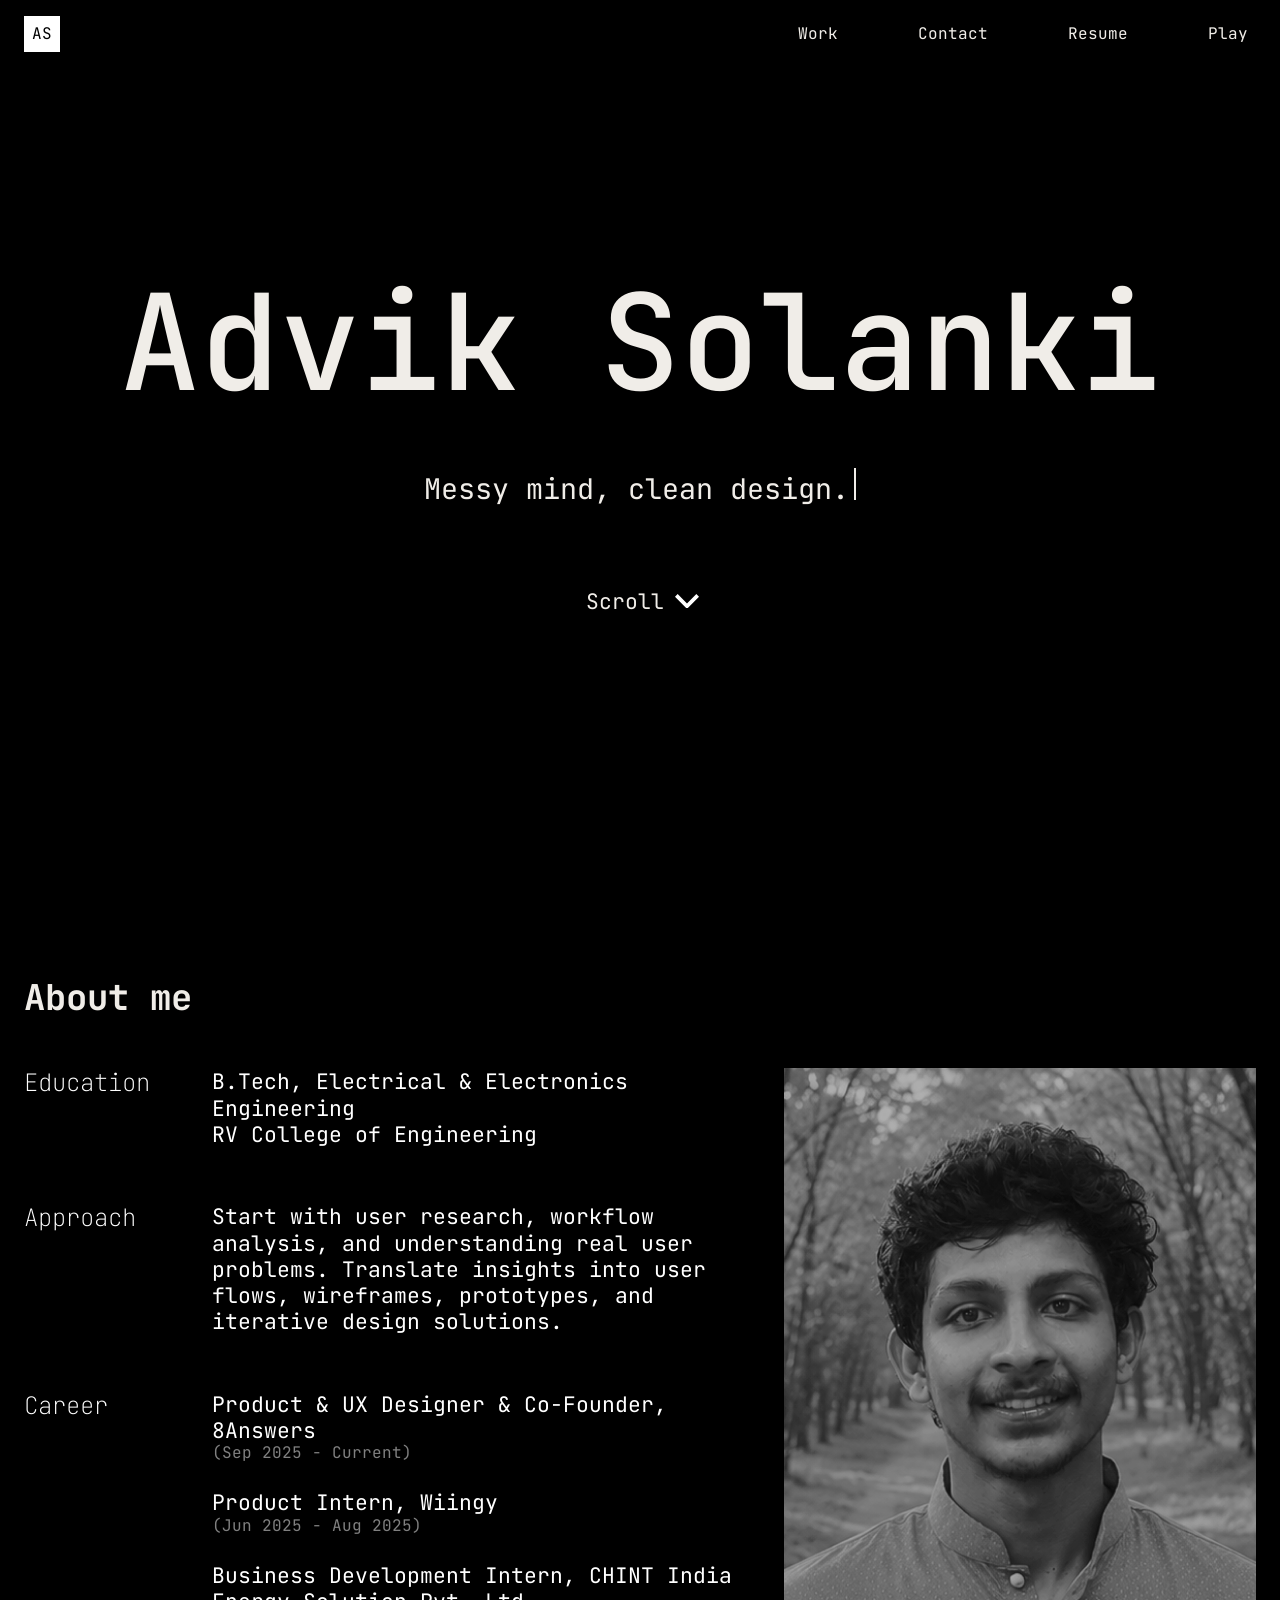
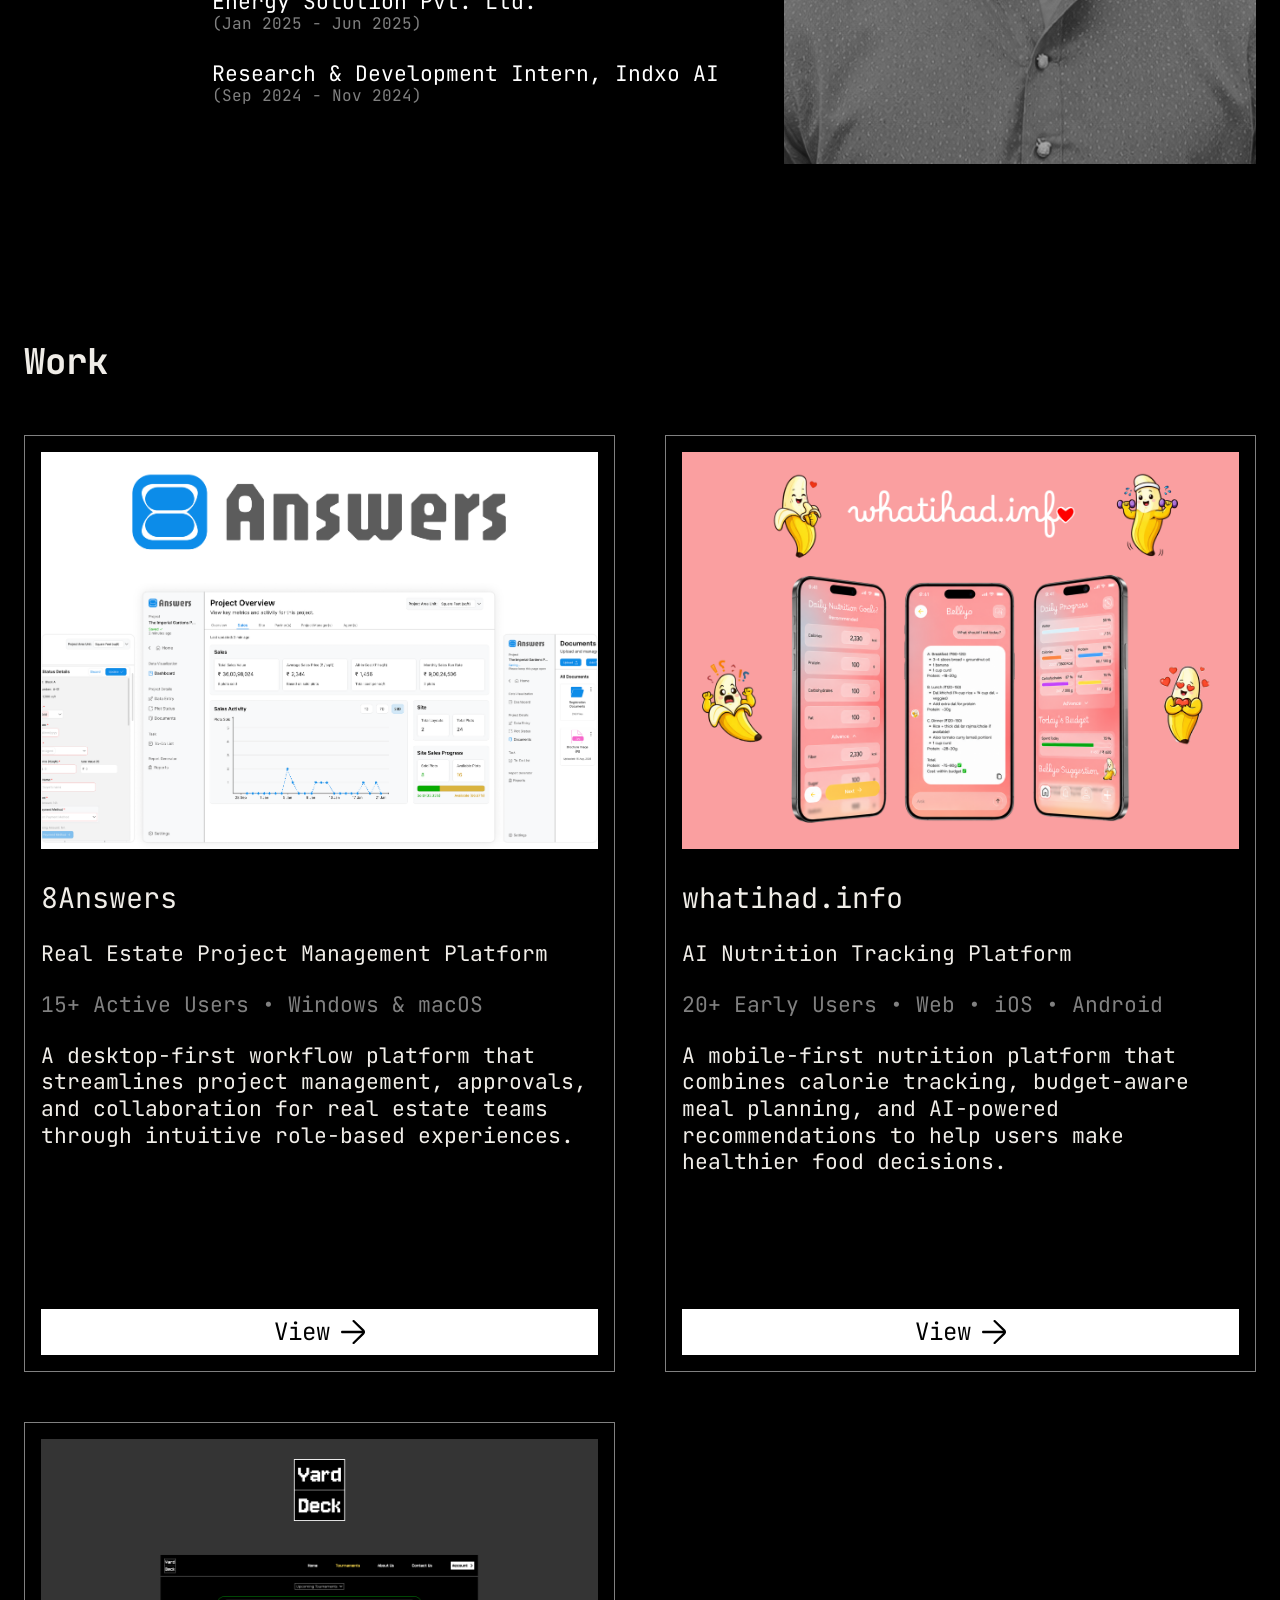
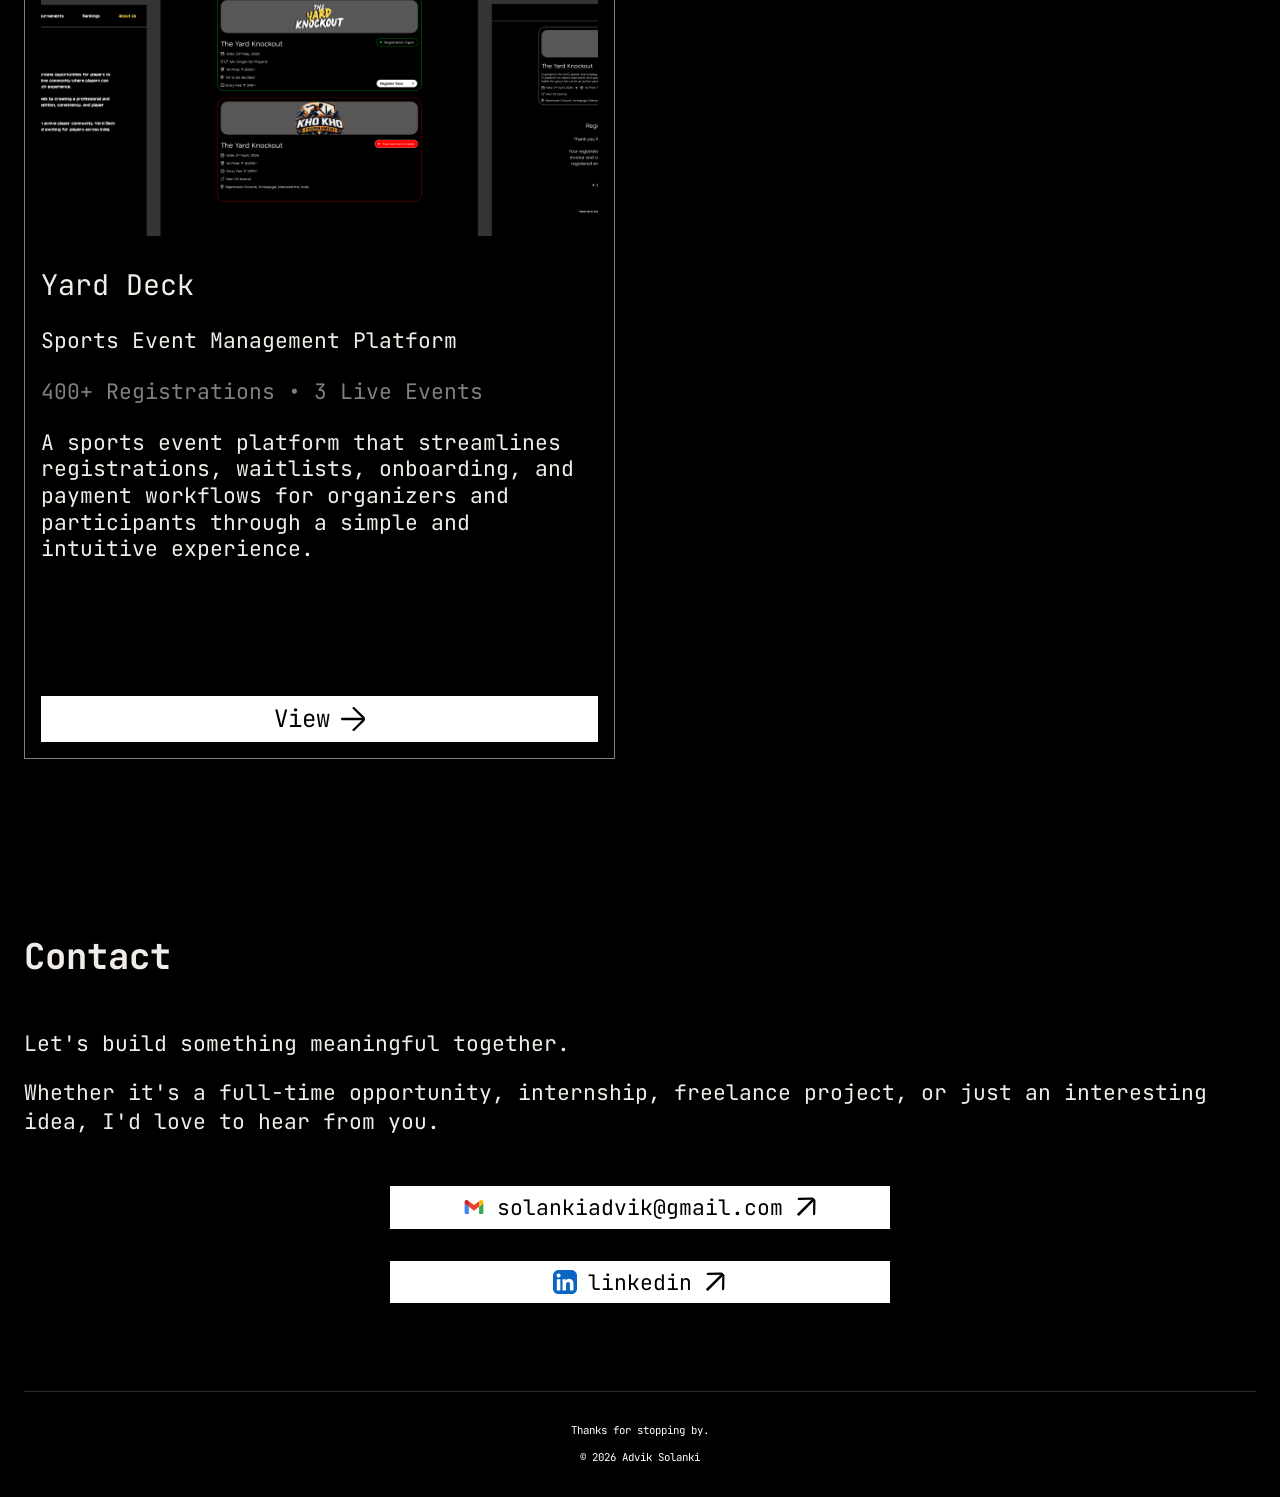
<file: index.html>
<!doctype html>
<html lang="en">
  <head>
    <!-- Google tag (gtag.js) -->
    <script async src="https://www.googletagmanager.com/gtag/js?id=G-HGT3JBM13X"></script>
    <script>
      window.dataLayer = window.dataLayer || [];
      function gtag(){dataLayer.push(arguments);}
      gtag('js', new Date());

      gtag('config', 'G-HGT3JBM13X');
    </script>
    <meta charset="utf-8">
    <meta name="viewport" content="width=device-width, initial-scale=1">
    <title>Advik Solanki | UI/UX Product Designer Portfolio</title>
    <meta
      name="description"
      content="Explore Advik Solanki's UI/UX and product design portfolio, featuring research-led case studies, product strategy, interaction design, and digital experience work."
    >
    <link rel="canonical" href="https://adviksolanki.space/">
    <meta property="og:title" content="Advik Solanki | UI/UX Product Designer Portfolio">
    <meta property="og:description" content="Research-led UI/UX and product design portfolio featuring case studies across SaaS, AI nutrition, sports, and interactive experiences.">
    <meta property="og:type" content="website">
    <meta property="og:url" content="https://adviksolanki.space/">
    <meta property="og:site_name" content="Advik Solanki Portfolio">
    <meta property="og:image" content="https://adviksolanki.space/assets/advik-portrait-crop.png">
    <meta property="og:image:alt" content="Black and white portrait of Advik Solanki">
    <meta name="twitter:card" content="summary_large_image">
    <meta name="twitter:title" content="Advik Solanki | UI/UX Product Designer Portfolio">
    <meta name="twitter:description" content="Research-led UI/UX and product design portfolio featuring case studies across SaaS, AI nutrition, sports, and interactive experiences.">
    <meta name="twitter:image" content="https://adviksolanki.space/assets/advik-portrait-crop.png">
    <meta name="theme-color" content="#050505">
    <link rel="icon" href="/assets/favicon.svg" type="image/svg+xml">
    <link rel="preconnect" href="https://fonts.googleapis.com">
    <link rel="preconnect" href="https://fonts.gstatic.com" crossorigin>
    <link
      href="https://fonts.googleapis.com/css2?family=JetBrains+Mono:wght@100;400;500;700&display=swap"
      rel="stylesheet"
    >
    <link rel="stylesheet" href="/styles.css">
    <script type="application/ld+json">
      {
        "@context": "https://schema.org",
        "@type": "Person",
        "name": "Advik Solanki",
        "url": "https://adviksolanki.space/",
        "image": "https://adviksolanki.space/assets/advik-portrait-crop.png",
        "email": "mailto:solankiadvik@gmail.com",
        "jobTitle": "UI/UX Product Designer",
        "alumniOf": {
          "@type": "CollegeOrUniversity",
          "name": "RV College of Engineering"
        },
        "sameAs": [
          "https://www.linkedin.com/in/advik-solanki"
        ],
        "knowsAbout": [
          "UI/UX design",
          "Product design",
          "User research",
          "Interaction design",
          "Product strategy"
        ]
      }
    </script>
    <script type="application/ld+json">
      {
        "@context": "https://schema.org",
        "@type": "WebSite",
        "name": "Advik Solanki Portfolio",
        "url": "https://adviksolanki.space/",
        "publisher": {
          "@type": "Person",
          "name": "Advik Solanki"
        }
      }
    </script>
  </head>
  <body>
    <header class="site-header" aria-label="Primary navigation">
      <a class="brand" href="/" aria-label="Advik Solanki home" data-home-link>AS</a>
      <button class="menu-toggle" type="button" aria-expanded="false" aria-controls="primary-nav" aria-label="Open menu">
        <span></span>
        <span></span>
        <span></span>
      </button>
      <nav class="nav-links" id="primary-nav" aria-label="Portfolio sections">
        <a class="mobile-home-link" href="/" data-section="home">Home</a>
        <a href="/work" data-section="work">Work</a>
        <a href="/contact" data-section="contact">Contact</a>
        <a class="resume-download-link" href="/assets/Advik_Solanki_Resume.pdf" download data-section="resume">Resume</a>
        <a href="/play" data-section="play">Play</a>
      </nav>
    </header>

    <main id="top">
      <section class="hero" aria-labelledby="hero-title">
        <div class="hero-copy">
          <h1 id="hero-title">Advik Solanki</h1>
          <p class="typing-line" aria-live="polite">
            <span id="typing-text">Messy mind, clean design.</span><span class="typing-cursor" aria-hidden="true"></span>
          </p>
          <a class="scroll-link" href="#about">
            <span>Scroll</span>
            <img src="/assets/arrow-vector.svg" alt="" aria-hidden="true">
          </a>
        </div>
      </section>

      <section class="about section-shell" id="about" aria-labelledby="about-title">
        <h2 id="about-title">About me</h2>
        <div class="about-grid">
          <div class="about-labels" aria-hidden="true">
            <span>Education</span>
            <span>Approach</span>
            <span>Career</span>
          </div>

          <div class="about-content">
            <article class="info-row">
              <h3>Education</h3>
              <p>B.Tech, Electrical &amp; Electronics Engineering<br>RV College of Engineering</p>
            </article>

            <article class="info-row">
              <h3>Approach</h3>
              <p>
                Start with user research, workflow analysis, and understanding real user
                problems. Translate insights into user flows, wireframes, prototypes,
                and iterative design solutions.
              </p>
            </article>

            <article class="info-row career-list" id="resume">
              <h3>Career</h3>
              <div>
                <p>Product & UX Designer &amp; Co-Founder, 8Answers</p>
                <span>(Sep 2025 - Current)</span>
                <p>Product Intern, Wiingy</p>
                <span>(Jun 2025 - Aug 2025)</span>
                <p>Business Development Intern, CHINT India Energy Solution Pvt. Ltd.</p>
                <span>(Jan 2025 - Jun 2025)</span>
                <p>Research &amp; Development Intern, Indxo AI</p>
                <span>(Sep 2024 - Nov 2024)</span>
              </div>
            </article>
          </div>

          <figure class="portrait-frame">
            <img src="/assets/advik-portrait-crop.png" alt="Black and white portrait of Advik Solanki">
          </figure>
        </div>
      </section>

      <section class="work section-shell" id="work" aria-labelledby="work-title">
        <h2 id="work-title">Work</h2>
        <div class="work-grid">
          <a class="work-card" href="/8answers" aria-label="View 8Answers project">
            <img class="work-card-image" src="/assets/work-8answers.png" alt="8Answers dashboard interface preview">
            <div class="work-card-copy">
              <h3>8Answers</h3>
              <p>Real Estate Project Management Platform</p>
              <span>15+ Active Users • Windows &amp; macOS</span>
              <p>
                A desktop-first workflow platform that streamlines project management,
                approvals, and collaboration for real estate teams through intuitive
                role-based experiences.
              </p>
            </div>
            <span class="work-card-link">
              <span>View</span>
              <img src="/assets/work-arrow.svg" alt="" aria-hidden="true">
            </span>
          </a>

          <a class="work-card" href="/whatihad.info" aria-label="View whatihad.info project">
            <img class="work-card-image" src="/assets/work-whatihad.png" alt="whatihad.info mobile nutrition app preview">
            <div class="work-card-copy">
              <h3>whatihad.info</h3>
              <p>AI Nutrition Tracking Platform</p>
              <span>20+ Early Users • Web • iOS • Android</span>
              <p>
                A mobile-first nutrition platform that combines calorie tracking,
                budget-aware meal planning, and AI-powered recommendations to help users
                make healthier food decisions.
              </p>
            </div>
            <span class="work-card-link">
              <span>View</span>
              <img src="/assets/work-arrow.svg" alt="" aria-hidden="true">
            </span>
          </a>

          <a class="work-card" href="/yarddeck" aria-label="View Yard Deck project">
            <img class="work-card-image" src="/assets/work-yarddeck.png" alt="Yard Deck sports event platform preview">
            <div class="work-card-copy">
              <h3>Yard Deck</h3>
              <p>Sports Event Management Platform</p>
              <span>400+ Registrations • 3 Live Events</span>
              <p>
                A sports event platform that streamlines registrations, waitlists,
                onboarding, and payment workflows for organizers and participants
                through a simple and intuitive experience.
              </p>
            </div>
            <span class="work-card-link">
              <span>View</span>
              <img src="/assets/work-arrow.svg" alt="" aria-hidden="true">
            </span>
          </a>
        </div>
      </section>

      <section class="contact section-shell" id="contact" aria-labelledby="contact-title">
        <h2 id="contact-title">Contact</h2>
        <div class="contact-copy">
          <p>Let's build something meaningful together.</p>
          <p>
            Whether it's a full-time opportunity, internship, freelance project, or just an
            interesting idea, I'd love to hear from you.
          </p>
        </div>
        <div class="contact-actions">
          <a class="contact-action" href="mailto:solankiadvik@gmail.com">
            <img class="contact-action-icon" src="/assets/contact-gmail.svg" alt="" aria-hidden="true">
            <span>solankiadvik@gmail.com</span>
            <img class="contact-action-arrow" src="/assets/contact-arrow.svg" alt="" aria-hidden="true">
          </a>
          <a class="contact-action" href="https://www.linkedin.com/in/advik-solanki" target="_blank" rel="noreferrer">
            <img class="contact-action-icon" src="/assets/contact-linkedin.svg" alt="" aria-hidden="true">
            <span>linkedin</span>
            <img class="contact-action-arrow" src="/assets/contact-arrow.svg" alt="" aria-hidden="true">
          </a>
        </div>
      </section>

    </main>

    <footer class="site-footer section-shell">
      <p>Thanks for stopping by.</p>
      <p>&copy; 2026 Advik Solanki</p>
    </footer>

    <script src="/script.js"></script>
  </body>
</html>
</file>
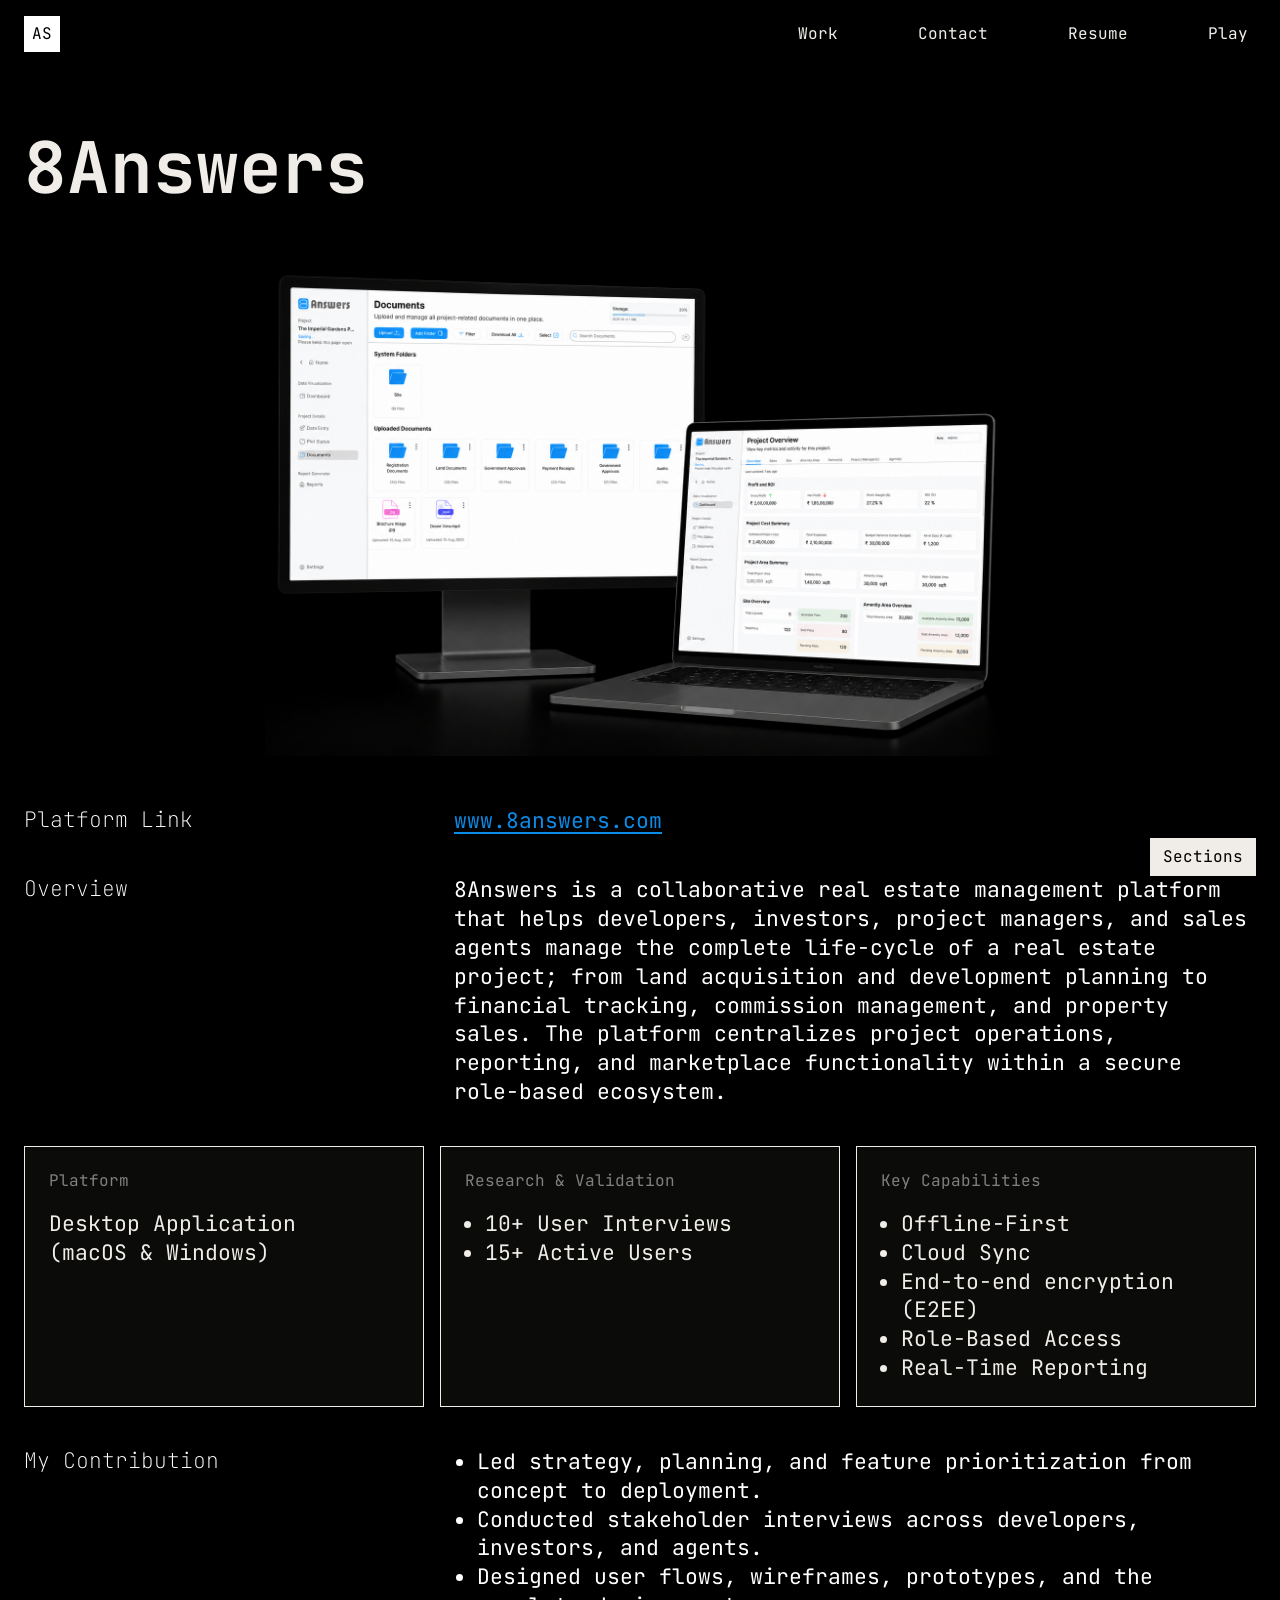
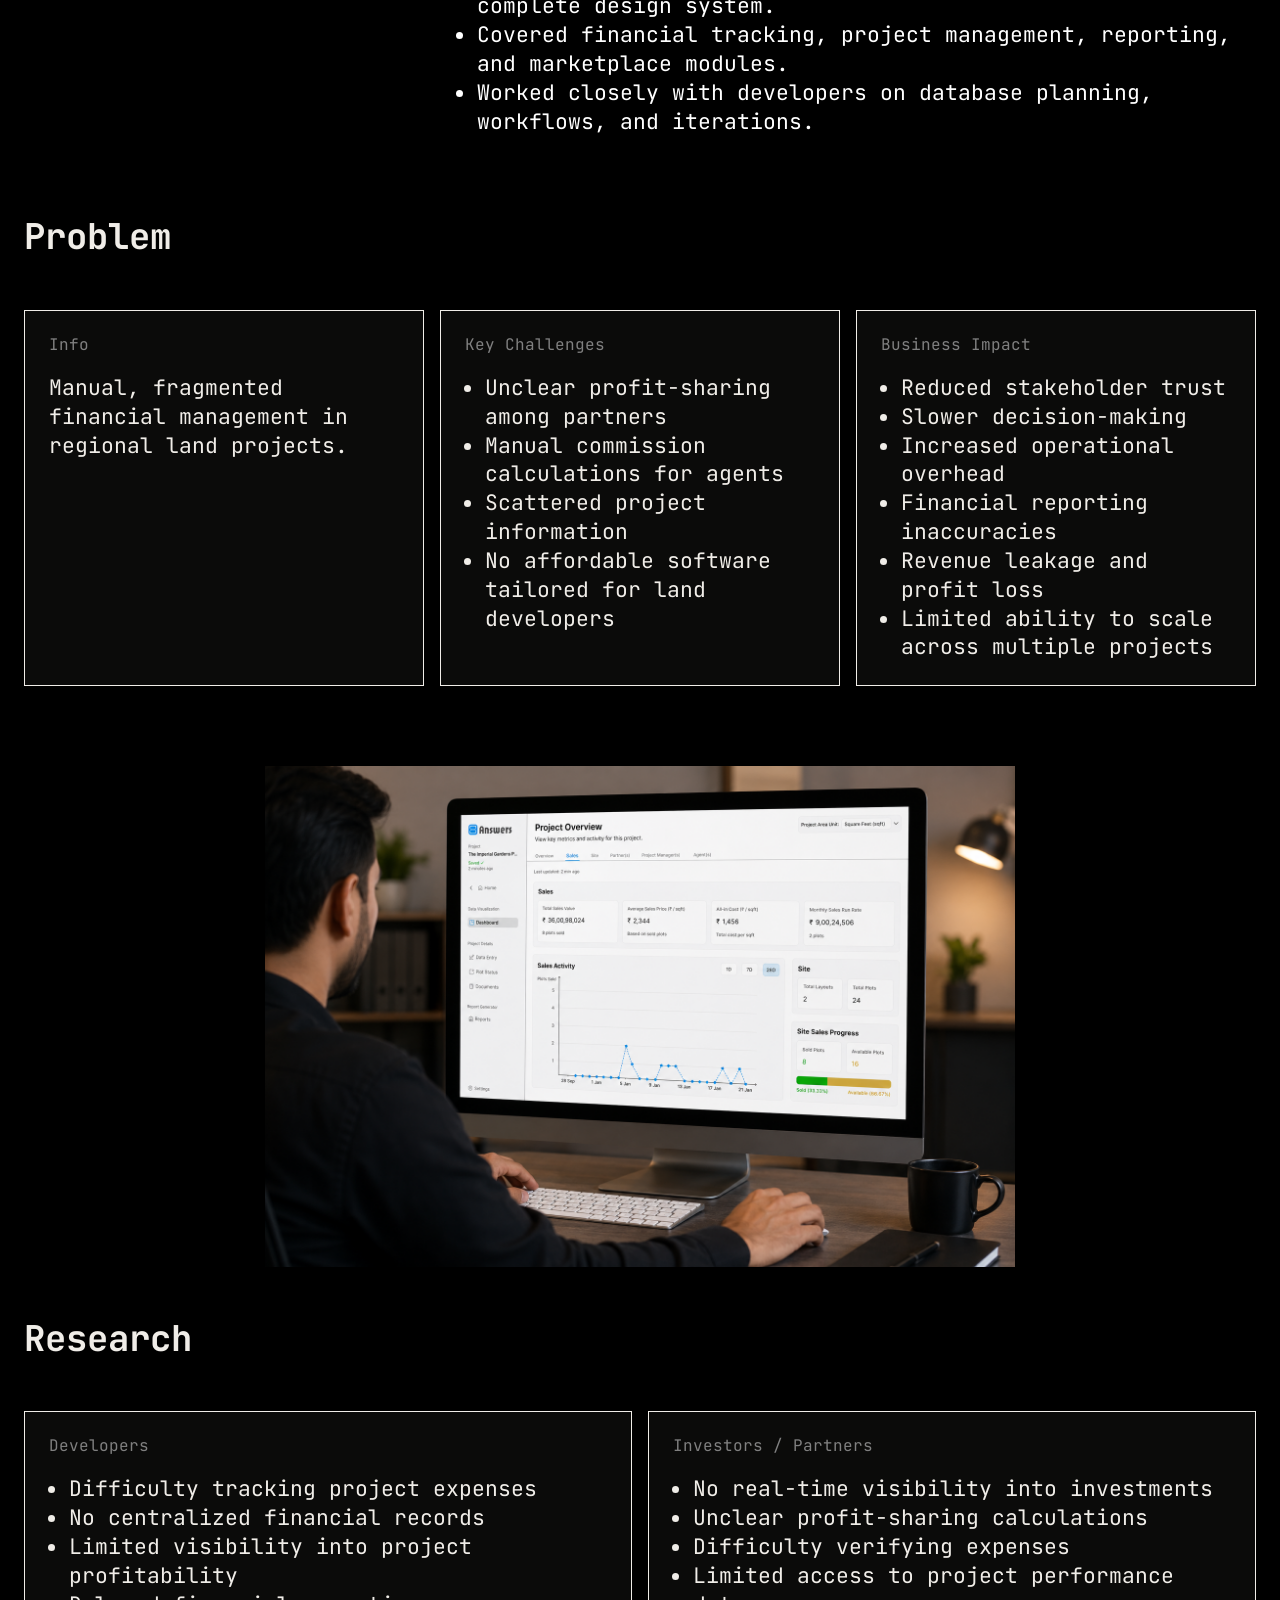
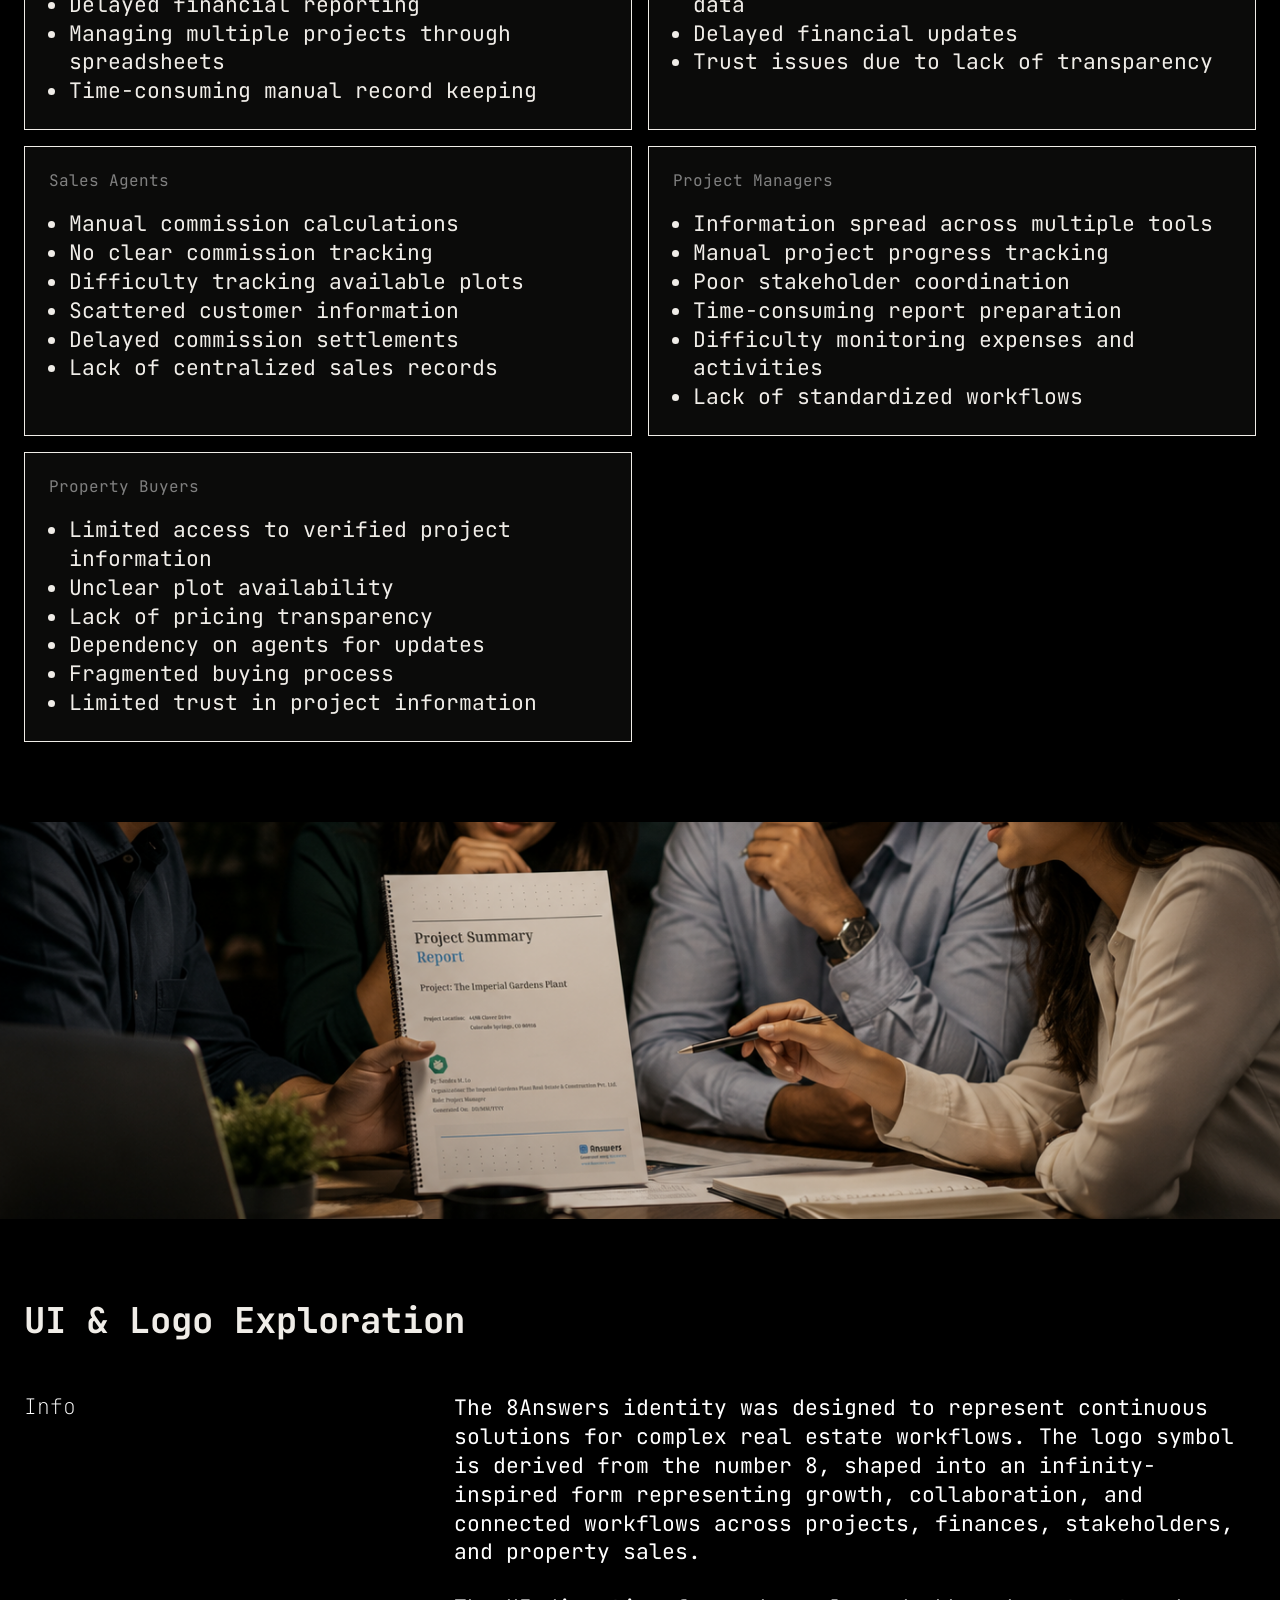
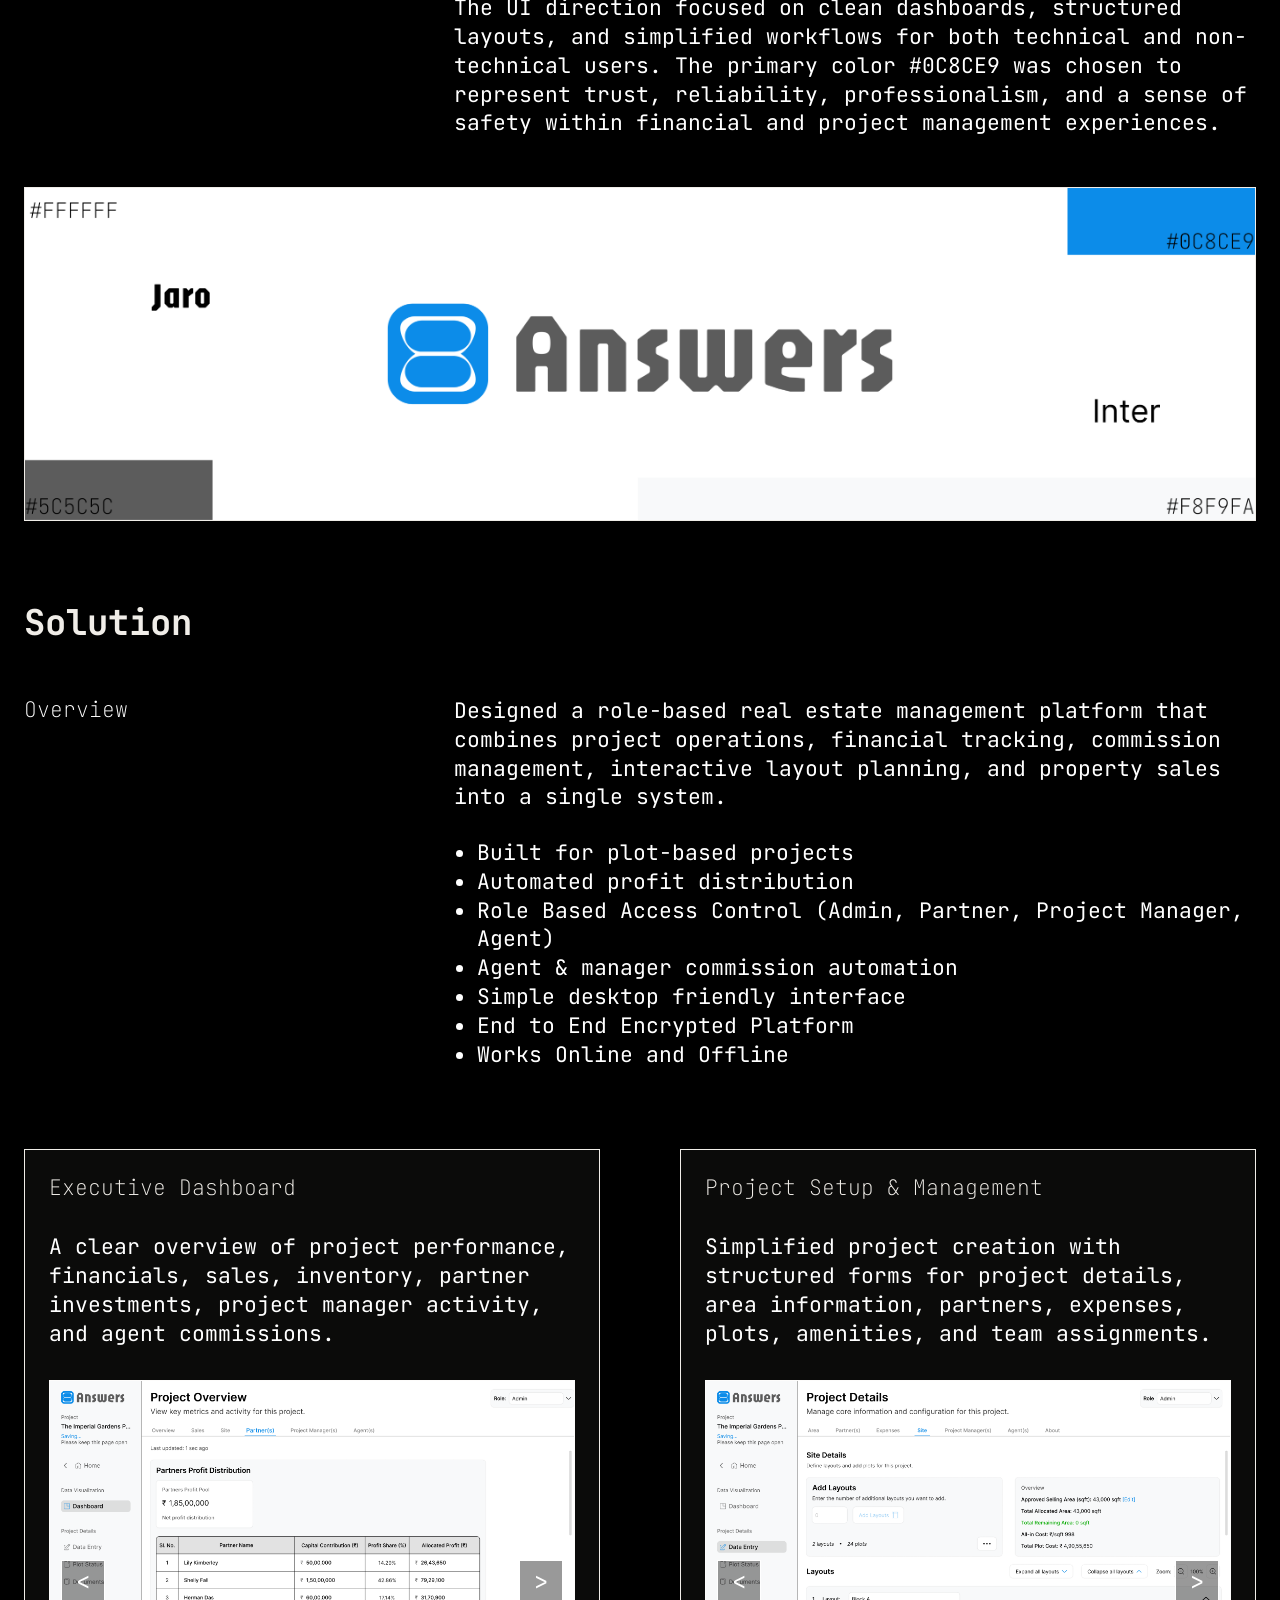
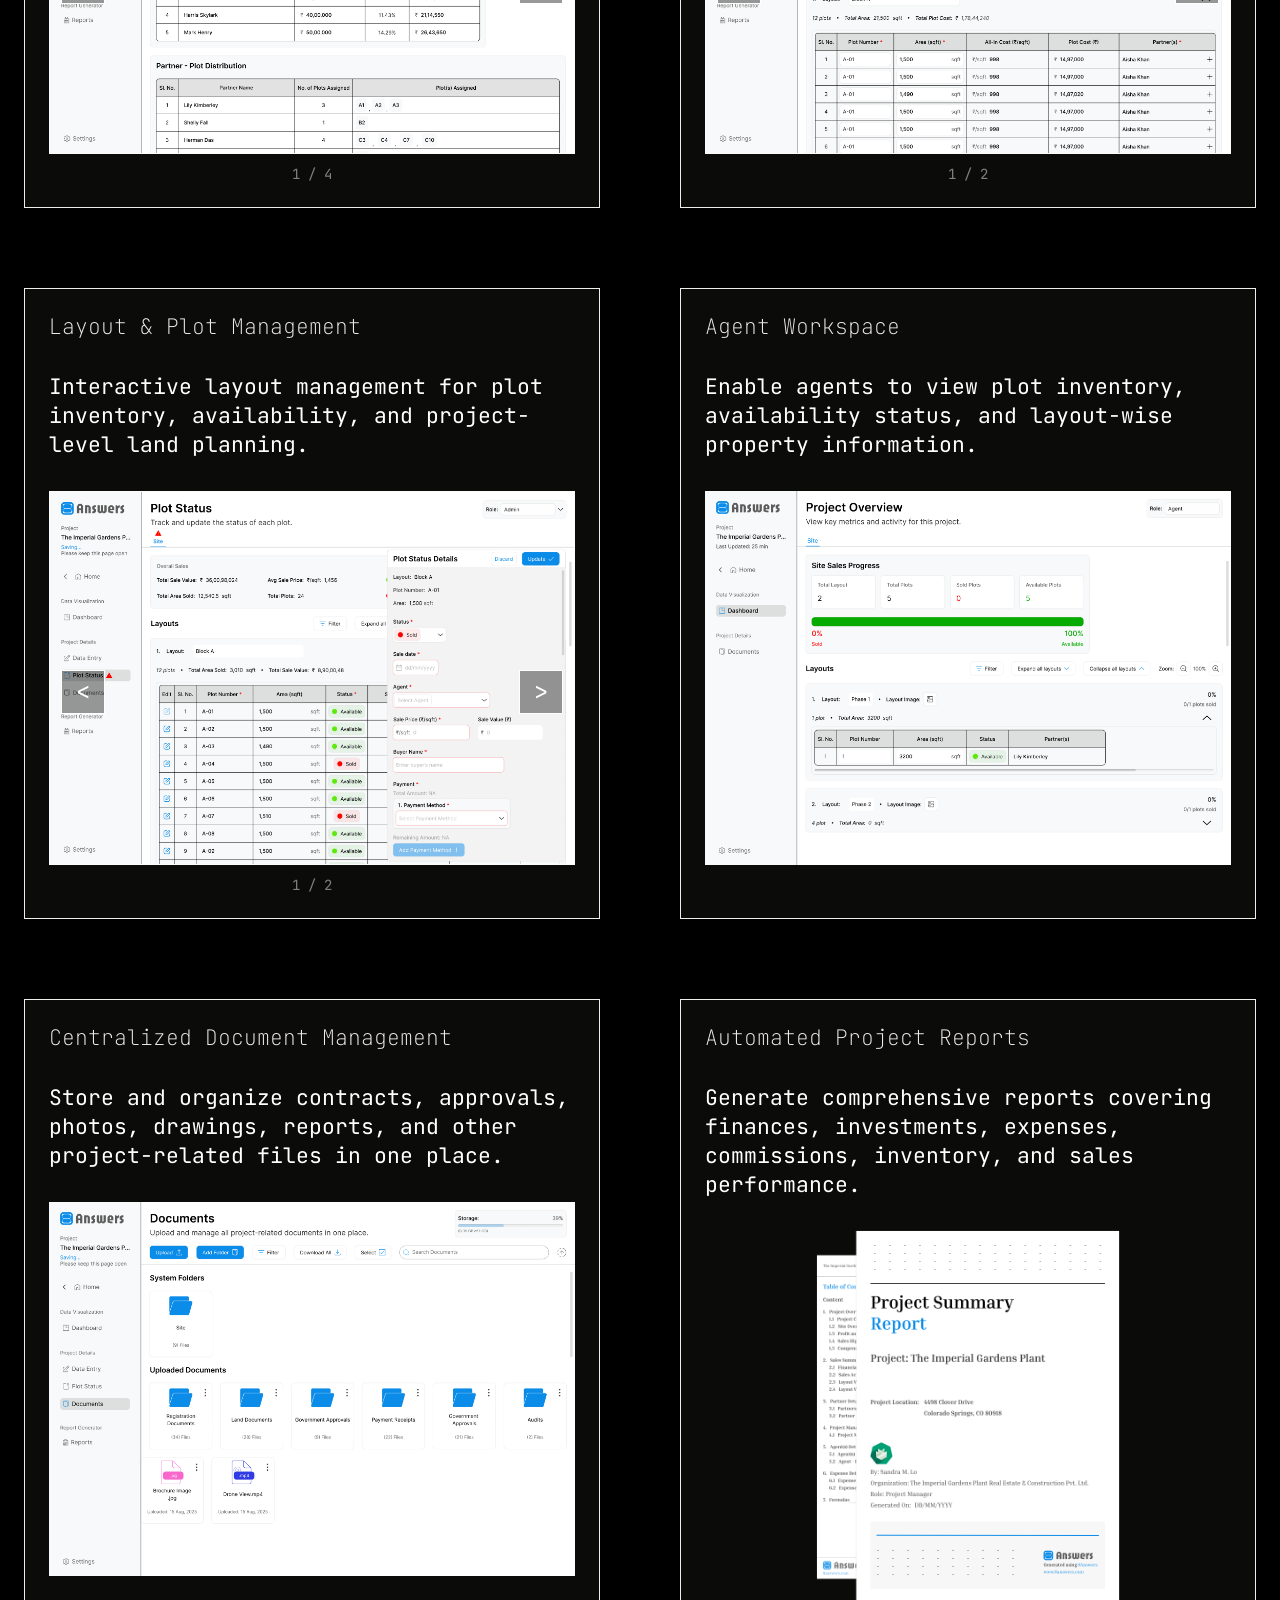
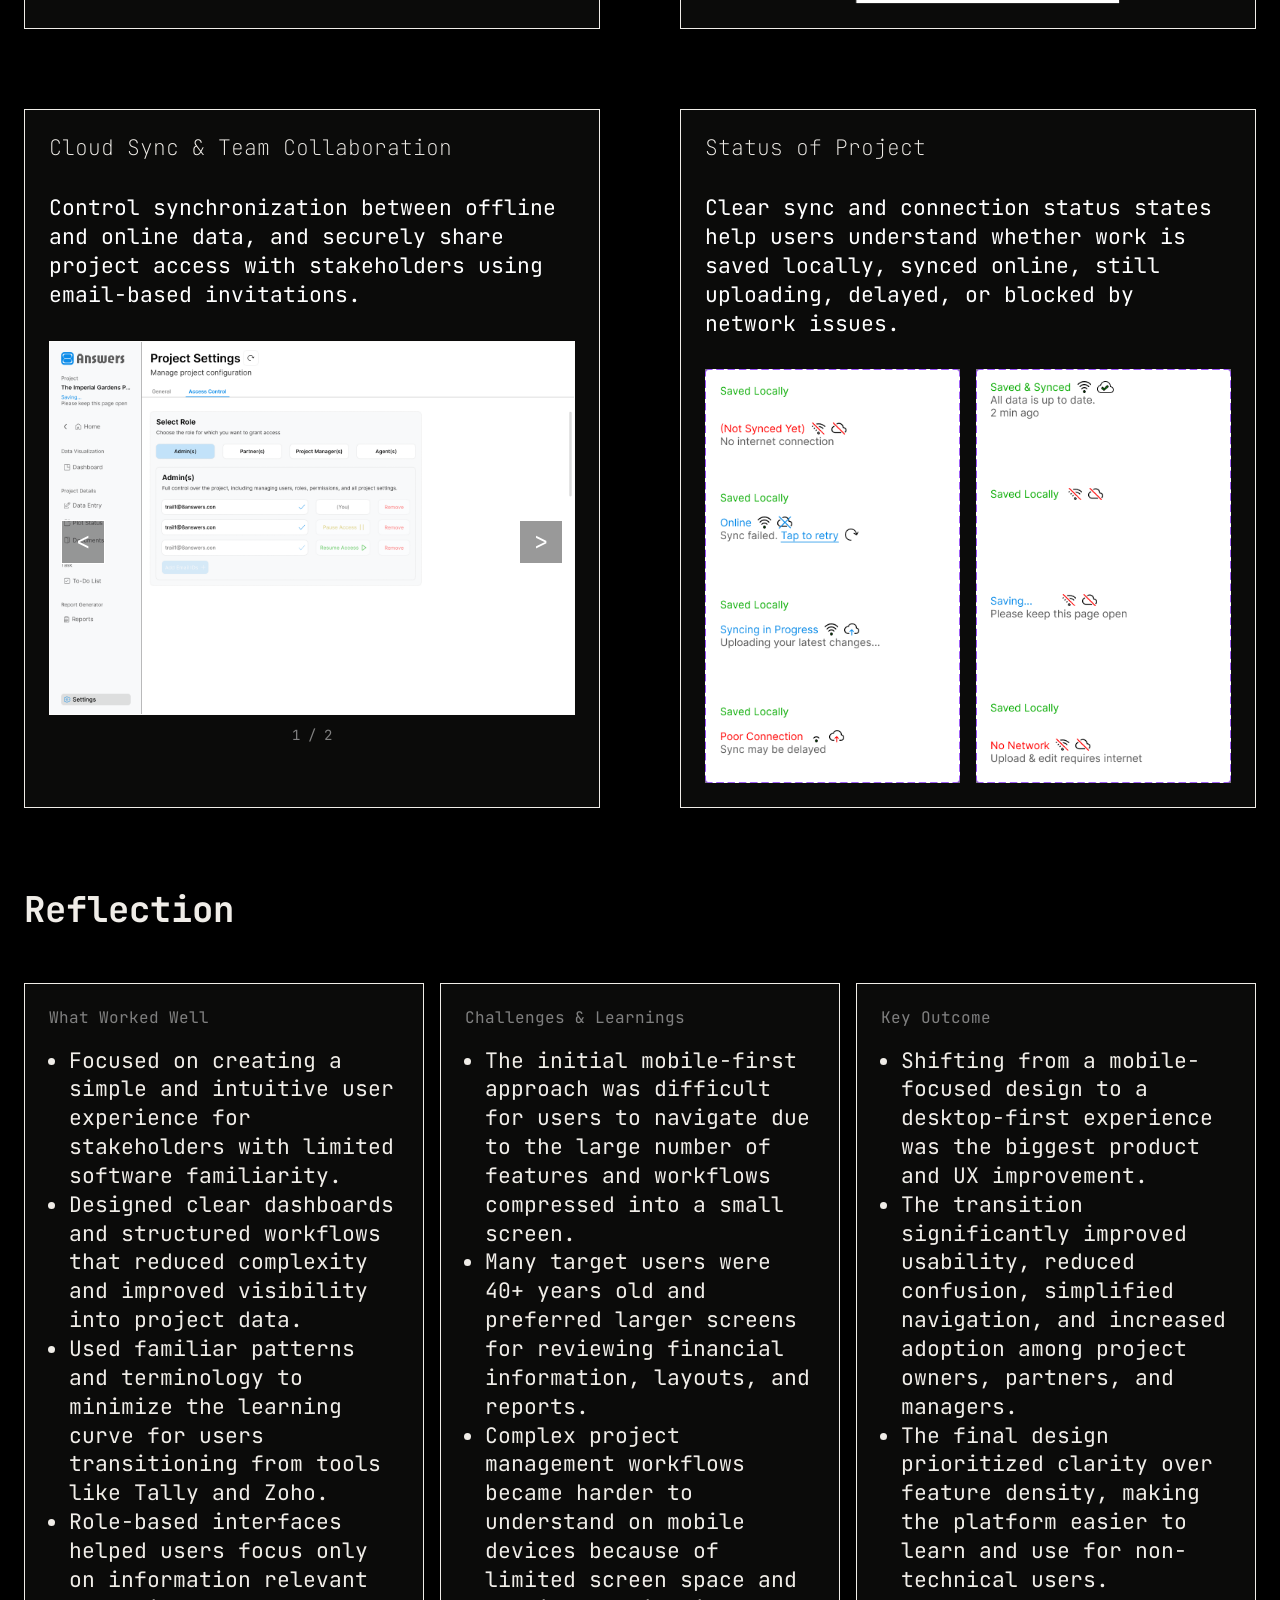
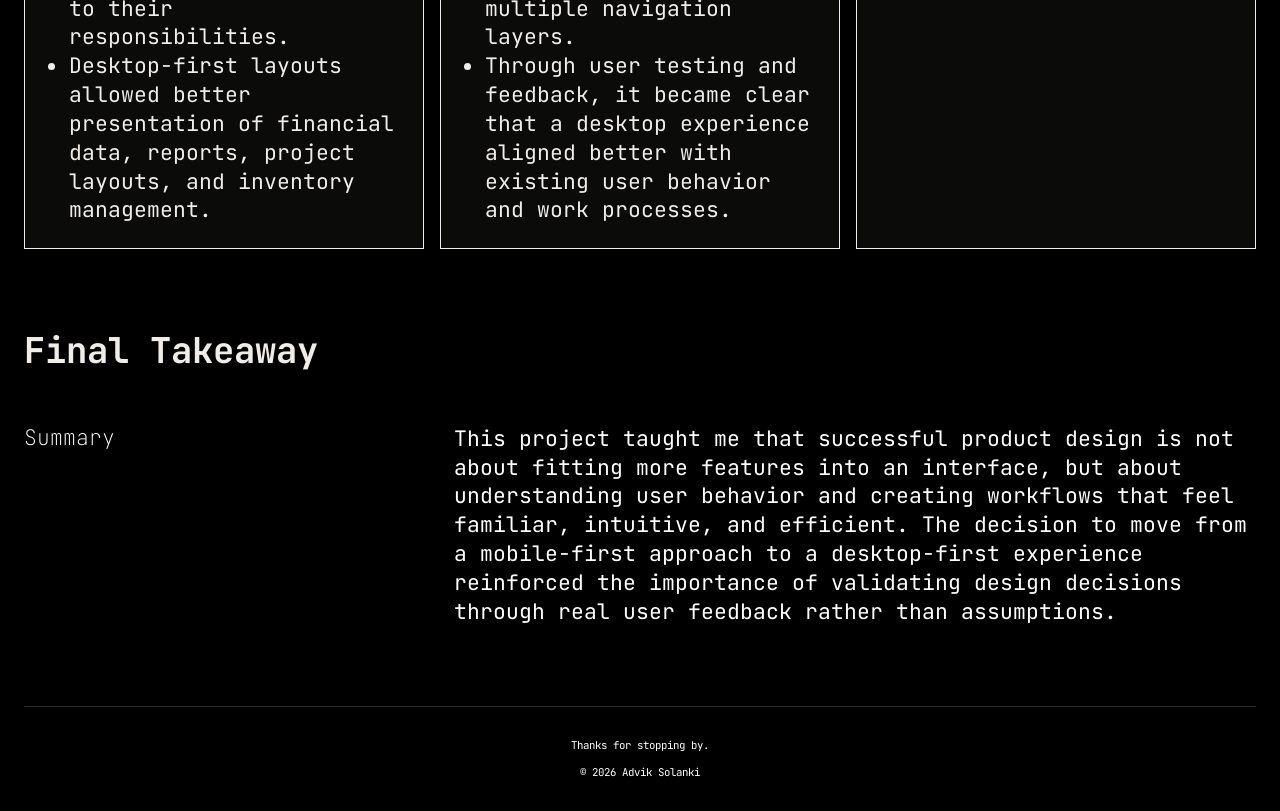
<file: 8answers/index.html>
<!doctype html>
<html lang="en">
  <head>
    <!-- Google tag (gtag.js) -->
    <script async src="https://www.googletagmanager.com/gtag/js?id=G-HGT3JBM13X"></script>
    <script>
      window.dataLayer = window.dataLayer || [];
      function gtag(){dataLayer.push(arguments);}
      gtag('js', new Date());

      gtag('config', 'G-HGT3JBM13X');
    </script>
    <meta charset="utf-8">
    <meta name="viewport" content="width=device-width, initial-scale=1">
    <title>8Answers Case Study | Advik Solanki UI/UX Portfolio</title>
    <meta name="description" content="8Answers UI/UX case study by Advik Solanki, covering a real estate project management platform for dashboards, approvals, documents, reports, and cloud sync.">
    <link rel="canonical" href="https://adviksolanki.space/8answers">
    <meta property="og:title" content="8Answers Case Study | Advik Solanki UI/UX Portfolio">
    <meta property="og:description" content="A real estate project management platform case study covering dashboards, approvals, documents, reports, and cloud sync.">
    <meta property="og:type" content="article">
    <meta property="og:url" content="https://adviksolanki.space/8answers">
    <meta property="og:site_name" content="Advik Solanki Portfolio">
    <meta property="og:image" content="https://adviksolanki.space/assets/8answers/hero.png">
    <meta property="og:image:alt" content="8Answers product interface case study preview">
    <meta name="twitter:card" content="summary_large_image">
    <meta name="twitter:title" content="8Answers Case Study | Advik Solanki UI/UX Portfolio">
    <meta name="twitter:description" content="A real estate project management platform case study covering dashboards, approvals, documents, reports, and cloud sync.">
    <meta name="twitter:image" content="https://adviksolanki.space/assets/8answers/hero.png">
    <meta name="theme-color" content="#050505">
    <link rel="icon" href="/assets/favicon.svg" type="image/svg+xml">
    <link rel="preconnect" href="https://fonts.googleapis.com">
    <link rel="preconnect" href="https://fonts.gstatic.com" crossorigin>
    <link
      href="https://fonts.googleapis.com/css2?family=JetBrains+Mono:wght@100;400;500;700&display=swap"
      rel="stylesheet"
    >
    <link rel="stylesheet" href="/styles.css">
    <script type="application/ld+json">
      {
        "@context": "https://schema.org",
        "@type": "CreativeWork",
        "name": "8Answers UI/UX Case Study",
        "description": "Real estate project management platform UI/UX case study by Advik Solanki.",
        "url": "https://adviksolanki.space/8answers",
        "image": "https://adviksolanki.space/assets/8answers/hero.png",
        "author": {
          "@type": "Person",
          "name": "Advik Solanki"
        }
      }
    </script>
  </head>
  <body>
    <header class="site-header" aria-label="Primary navigation">
      <a class="brand" href="/" aria-label="Advik Solanki home" data-home-link>AS</a>
      <button class="menu-toggle" type="button" aria-expanded="false" aria-controls="primary-nav" aria-label="Open menu">
        <span></span>
        <span></span>
        <span></span>
      </button>
      <nav class="nav-links" id="primary-nav" aria-label="Portfolio sections">
        <a class="mobile-home-link" href="/" data-section="home">Home</a>
        <a href="/work" data-section="work">Work</a>
        <a href="/contact" data-section="contact">Contact</a>
        <a class="resume-download-link" href="/assets/Advik_Solanki_Resume.pdf" download data-section="resume">Resume</a>
        <a href="/play" data-section="play">Play</a>
      </nav>
    </header>

    <aside class="case-toc" aria-label="8Answers page sections">
      <button class="case-toc-toggle" type="button" aria-expanded="false" aria-controls="case-toc-menu">
        Sections
      </button>
      <nav class="case-toc-menu" id="case-toc-menu">
        <a href="#case-top">Overview</a>
        <a href="#problem">Problem</a>
        <a href="#research">Research</a>
        <a class="case-toc-sub" href="#research-developers">Developers</a>
        <a class="case-toc-sub" href="#research-investors">Investors / Partners</a>
        <a class="case-toc-sub" href="#research-agents">Sales Agents</a>
        <a class="case-toc-sub" href="#research-managers">Project Managers</a>
        <a class="case-toc-sub" href="#research-buyers">Property Buyers</a>
        <a href="#ui-logo-exploration">UI &amp; Logo Exploration</a>
        <a href="#solution">Solution</a>
        <a class="case-toc-sub" href="#executive-dashboard">Executive Dashboard</a>
        <a class="case-toc-sub" href="#project-setup">Project Setup</a>
        <a class="case-toc-sub" href="#layout-management">Layout &amp; Plot Management</a>
        <a class="case-toc-sub" href="#agent-workspace">Agent Workspace</a>
        <a class="case-toc-sub" href="#document-management">Document Management</a>
        <a class="case-toc-sub" href="#project-reports">Project Reports</a>
        <a class="case-toc-sub" href="#cloud-sync">Cloud Sync</a>
        <a href="#reflection">Reflection</a>
        <a href="#final-takeaway">Final Takeaway</a>
      </nav>
    </aside>

    <main class="case-page eightanswers-page">
      <section class="case-section section-shell case-hero" id="case-top">
        <h1>8Answers</h1>
        <img class="case-hero-image" src="/assets/8answers/hero.png" alt="8Answers desktop app shown on multiple devices">
        <div class="case-facts">
          <div class="case-row">
            <h3>Platform Link</h3>
            <p><a class="case-link" href="https://8answers.com/" target="_blank" rel="noreferrer">www.8answers.com</a></p>
          </div>
          <div class="case-row">
            <h3>Overview</h3>
            <p>
              8Answers is a collaborative real estate management platform that helps
              developers, investors, project managers, and sales agents manage the complete
              life-cycle of a real estate project; from land acquisition and development
              planning to financial tracking, commission management, and property sales.
              The platform centralizes project operations, reporting, and marketplace
              functionality within a secure role-based ecosystem.
            </p>
          </div>
          <div class="case-card-grid" aria-label="8Answers project summary">
            <article>
              <h3>Platform</h3>
              <p>Desktop Application<br>(macOS &amp; Windows)</p>
            </article>
            <article>
              <h3>Research &amp; Validation</h3>
              <ul>
                <li>10+ User Interviews</li>
                <li>15+ Active Users</li>
              </ul>
            </article>
            <article>
              <h3>Key Capabilities</h3>
              <ul>
                <li>Offline-First</li>
                <li>Cloud Sync</li>
                <li>End-to-end encryption (E2EE)</li>
                <li>Role-Based Access</li>
                <li>Real-Time Reporting</li>
              </ul>
            </article>
          </div>
          <div class="case-row">
            <h3>My Contribution</h3>
            <ul>
              <li>Led strategy, planning, and feature prioritization from concept to deployment.</li>
              <li>Conducted stakeholder interviews across developers, investors, and agents.</li>
              <li>Designed user flows, wireframes, prototypes, and the complete design system.</li>
              <li>Covered financial tracking, project management, reporting, and marketplace modules.</li>
              <li>Worked closely with developers on database planning, workflows, and iterations.</li>
            </ul>
          </div>
        </div>
      </section>

      <!-- Reflection and Final Takeaway moved to follow Solution -->

      <section class="case-section section-shell" id="problem">
        <h2 class="case-heading">Problem</h2>
        <div class="case-card-grid case-card-grid-three">
          <article>
            <h3>Info</h3>
            <p>Manual, fragmented financial management in regional land projects.</p>
          </article>
          <article>
            <h3>Key Challenges</h3>
            <ul>
              <li>Unclear profit-sharing among partners</li>
              <li>Manual commission calculations for agents</li>
              <li>Scattered project information</li>
              <li>No affordable software tailored for land developers</li>
            </ul>
          </article>
          <article>
            <h3>Business Impact</h3>
            <ul>
              <li>Reduced stakeholder trust</li>
              <li>Slower decision-making</li>
              <li>Increased operational overhead</li>
              <li>Financial reporting inaccuracies</li>
              <li>Revenue leakage and profit loss</li>
              <li>Limited ability to scale across multiple projects</li>
            </ul>
          </article>
        </div>
      </section>

      <section class="case-section section-shell" id="research">
        <img class="case-feature-image" src="/assets/8answers/process.png" alt="8Answers workflow shown on a laptop">
        <h2 class="case-heading">Research</h2>
        <div class="case-card-grid case-card-grid-stakeholders">
          <article id="research-developers">
            <h3>Developers</h3>
            <ul>
              <li>Difficulty tracking project expenses</li>
              <li>No centralized financial records</li>
              <li>Limited visibility into project profitability</li>
              <li>Delayed financial reporting</li>
              <li>Managing multiple projects through spreadsheets</li>
              <li>Time-consuming manual record keeping</li>
            </ul>
          </article>
          <article id="research-investors">
            <h3>Investors / Partners</h3>
            <ul>
              <li>No real-time visibility into investments</li>
              <li>Unclear profit-sharing calculations</li>
              <li>Difficulty verifying expenses</li>
              <li>Limited access to project performance data</li>
              <li>Delayed financial updates</li>
              <li>Trust issues due to lack of transparency</li>
            </ul>
          </article>
          <article id="research-agents">
            <h3>Sales Agents</h3>
            <ul>
              <li>Manual commission calculations</li>
              <li>No clear commission tracking</li>
              <li>Difficulty tracking available plots</li>
              <li>Scattered customer information</li>
              <li>Delayed commission settlements</li>
              <li>Lack of centralized sales records</li>
            </ul>
          </article>
          <article id="research-managers">
            <h3>Project Managers</h3>
            <ul>
              <li>Information spread across multiple tools</li>
              <li>Manual project progress tracking</li>
              <li>Poor stakeholder coordination</li>
              <li>Time-consuming report preparation</li>
              <li>Difficulty monitoring expenses and activities</li>
              <li>Lack of standardized workflows</li>
            </ul>
          </article>
          <article id="research-buyers">
            <h3>Property Buyers</h3>
            <ul>
              <li>Limited access to verified project information</li>
              <li>Unclear plot availability</li>
              <li>Lack of pricing transparency</li>
              <li>Dependency on agents for updates</li>
              <li>Fragmented buying process</li>
              <li>Limited trust in project information</li>
            </ul>
          </article>
        </div>
      </section>

      <img class="case-wide-image" src="/assets/8answers/research-band.png" alt="Real estate team discussion">

      <!-- Problem section will be placed before Research -->

      <section class="case-section section-shell" id="ui-logo-exploration">
        <h2 class="case-heading">UI &amp; Logo Exploration</h2>
        <div class="case-row">
          <h3>Info</h3>
          <div>
            <p>
              The 8Answers identity was designed to represent continuous solutions for
              complex real estate workflows. The logo symbol is derived from the number 8,
              shaped into an infinity-inspired form representing growth, collaboration, and
              connected workflows across projects, finances, stakeholders, and property sales.
            </p>
            <p>
              The UI direction focused on clean dashboards, structured layouts, and
              simplified workflows for both technical and non-technical users. The primary
              color #0C8CE9 was chosen to represent trust, reliability, professionalism, and
              a sense of safety within financial and project management experiences.
            </p>
          </div>
        </div>
        <div class="eightanswers-ui-logo-exploration">
          <img src="/assets/8answers/ui-logo-exploration_main.png" width="5588" height="1509" alt="8Answers UI and logo exploration showing typography, logo mark, wordmark, and color palette">
        </div>
      </section>

      <section class="case-section section-shell" id="solution">
        <h2 class="case-heading">Solution</h2>
        <div class="case-row">
          <h3>Overview</h3>
          <div>
            <p>
              Designed a role-based real estate management platform that combines project
              operations, financial tracking, commission management, interactive layout
              planning, and property sales into a single system.
            </p>
            <ul>
              <li>Built for plot-based projects</li>
              <li>Automated profit distribution</li>
              <li>Role Based Access Control (Admin, Partner, Project Manager, Agent)</li>
              <li>Agent &amp; manager commission automation</li>
              <li>Simple desktop friendly interface</li>
              <li>End to End Encrypted Platform</li>
              <li>Works Online and Offline</li>
            </ul>
          </div>
        </div>

        <div class="screen-list">
          <article class="screen-item" id="executive-dashboard">
            <h3>Executive Dashboard</h3>
            <p>A clear overview of project performance, financials, sales, inventory, partner investments, project manager activity, and agent commissions.</p>
            <div class="screen-carousel" data-carousel>
              <button class="screen-carousel-button screen-carousel-button-prev" type="button" data-carousel-prev aria-label="Previous Executive Dashboard image">
                <span aria-hidden="true">&lt;</span>
              </button>
              <div class="screen-carousel-track">
                <img class="is-active" src="/assets/8answers/figma/executive-dashboard-1.png" alt="Executive dashboard overview with partner profit distribution and owner-wise plot distribution">
                <img src="/assets/8answers/figma/executive-dashboard-2.png" alt="Executive dashboard accounting earnings and ledger table">
                <img src="/assets/8answers/figma/executive-dashboard-3.png" alt="Executive dashboard sales summary and sales activity">
                <img src="/assets/8answers/figma/executive-dashboard-4.png" alt="Executive dashboard performance cards for plot booking and area wise sales">
              </div>
              <button class="screen-carousel-button screen-carousel-button-next" type="button" data-carousel-next aria-label="Next Executive Dashboard image">
                <span aria-hidden="true">&gt;</span>
              </button>
              <p class="screen-carousel-count" aria-live="polite">1 / 4</p>
            </div>
          </article>
          <article class="screen-item" id="project-setup">
            <h3>Project Setup &amp; Management</h3>
            <p>Simplified project creation with structured forms for project details, area information, partners, expenses, plots, amenities, and team assignments.</p>
            <div class="screen-carousel" data-carousel>
              <button class="screen-carousel-button screen-carousel-button-prev" type="button" data-carousel-prev aria-label="Previous Project Setup image">
                <span aria-hidden="true">&lt;</span>
              </button>
              <div class="screen-carousel-track">
                <img class="is-active" src="/assets/8answers/figma/project-setup-1.png" alt="Project setup screen for site details and plot layout table">
                <img src="/assets/8answers/figma/project-setup-2.png" alt="Project setup screen for area details and amenities">
              </div>
              <button class="screen-carousel-button screen-carousel-button-next" type="button" data-carousel-next aria-label="Next Project Setup image">
                <span aria-hidden="true">&gt;</span>
              </button>
              <p class="screen-carousel-count" aria-live="polite">1 / 2</p>
            </div>
          </article>
          <article class="screen-item" id="layout-management">
            <h3>Layout &amp; Plot Management</h3>
            <p>Interactive layout management for plot inventory, availability, and project-level land planning.</p>
            <div class="screen-carousel" data-carousel>
              <button class="screen-carousel-button screen-carousel-button-prev" type="button" data-carousel-prev aria-label="Previous Layout and Plot Management image">
                <span aria-hidden="true">&lt;</span>
              </button>
              <div class="screen-carousel-track">
                <img class="is-active" src="/assets/8answers/figma/layout-plot-1.png" alt="Plot status screen with layout inventory and plot status details">
                <img src="/assets/8answers/figma/layout-plot-2.png" alt="Interactive plot layout view with drawing tools and plot markers">
              </div>
              <button class="screen-carousel-button screen-carousel-button-next" type="button" data-carousel-next aria-label="Next Layout and Plot Management image">
                <span aria-hidden="true">&gt;</span>
              </button>
              <p class="screen-carousel-count" aria-live="polite">1 / 2</p>
            </div>
          </article>
          <article class="screen-item" id="agent-workspace">
            <h3>Agent Workspace</h3>
            <p>Enable agents to view plot inventory, availability status, and layout-wise property information.</p>
            <img src="/assets/8answers/agent.png" alt="8Answers agent workspace screen">
          </article>
          <article class="screen-item" id="document-management">
            <h3>Centralized Document Management</h3>
            <p>Store and organize contracts, approvals, photos, drawings, reports, and other project-related files in one place.</p>
            <img src="/assets/8answers/documents.png" alt="8Answers document management screen">
          </article>
          <article class="screen-item" id="project-reports">
            <h3>Automated Project Reports</h3>
            <p>Generate comprehensive reports covering finances, investments, expenses, commissions, inventory, and sales performance.</p>
            <img class="report-image" src="/assets/8answers/reports.png" alt="8Answers automated project report screen">
          </article>
          <article class="screen-item" id="cloud-sync">
            <h3>Cloud Sync &amp; Team Collaboration</h3>
            <p>Control synchronization between offline and online data, and securely share project access with stakeholders using email-based invitations.</p>
            <div class="screen-carousel" data-carousel>
              <button class="screen-carousel-button screen-carousel-button-prev" type="button" data-carousel-prev aria-label="Previous Cloud Sync and Team Collaboration image">
                <span aria-hidden="true">&lt;</span>
              </button>
              <div class="screen-carousel-track">
                <img class="is-active" src="/assets/8answers/figma/cloud-sync-1.png" alt="Team access control settings with role selection and email invitations">
                <img src="/assets/8answers/figma/cloud-sync-2.png" alt="Project settings screen for cloud sync and project status controls">
              </div>
              <button class="screen-carousel-button screen-carousel-button-next" type="button" data-carousel-next aria-label="Next Cloud Sync and Team Collaboration image">
                <span aria-hidden="true">&gt;</span>
              </button>
              <p class="screen-carousel-count" aria-live="polite">1 / 2</p>
            </div>
          </article>
          <article class="screen-item" id="status-of-project">
            <h3>Status of Project</h3>
            <p>Clear sync and connection status states help users understand whether work is saved locally, synced online, still uploading, delayed, or blocked by network issues.</p>
            <div class="status-image-grid" aria-label="Project status states for saved locally, online, syncing, poor connection, saved and synced, saving, and no network">
              <img src="/assets/8answers/figma/status-figma-1.png" alt="Status screenshot 1">
              <img src="/assets/8answers/figma/status-figma-2.png" alt="Status screenshot 2">
            </div>
          </article>
        </div>
      </section>
      <section class="case-section section-shell" id="reflection">
        <h2 class="case-heading">Reflection</h2>
        <div class="case-card-grid case-card-grid-three">
          <article>
            <h3>What Worked Well</h3>
            <ul>
              <li>Focused on creating a simple and intuitive user experience for stakeholders with limited software familiarity.</li>
              <li>Designed clear dashboards and structured workflows that reduced complexity and improved visibility into project data.</li>
              <li>Used familiar patterns and terminology to minimize the learning curve for users transitioning from tools like Tally and Zoho.</li>
              <li>Role-based interfaces helped users focus only on information relevant to their responsibilities.</li>
              <li>Desktop-first layouts allowed better presentation of financial data, reports, project layouts, and inventory management.</li>
            </ul>
          </article>
          <article>
            <h3>Challenges &amp; Learnings</h3>
            <ul>
              <li>The initial mobile-first approach was difficult for users to navigate due to the large number of features and workflows compressed into a small screen.</li>
              <li>Many target users were 40+ years old and preferred larger screens for reviewing financial information, layouts, and reports.</li>
              <li>Complex project management workflows became harder to understand on mobile devices because of limited screen space and multiple navigation layers.</li>
              <li>Through user testing and feedback, it became clear that a desktop experience aligned better with existing user behavior and work processes.</li>
            </ul>
          </article>
          <article>
            <h3>Key Outcome</h3>
            <ul>
              <li>Shifting from a mobile-focused design to a desktop-first experience was the biggest product and UX improvement.</li>
              <li>The transition significantly improved usability, reduced confusion, simplified navigation, and increased adoption among project owners, partners, and managers.</li>
              <li>The final design prioritized clarity over feature density, making the platform easier to learn and use for non-technical users.</li>
            </ul>
          </article>
        </div>
      </section>

      <section class="case-section section-shell" id="final-takeaway">
        <h2 class="case-heading">Final Takeaway</h2>
        <div class="case-facts">
          <div class="case-row">
            <h3>Summary</h3>
            <p>This project taught me that successful product design is not about fitting more features into an interface, but about understanding user behavior and creating workflows that feel familiar, intuitive, and efficient. The decision to move from a mobile-first approach to a desktop-first experience reinforced the importance of validating design decisions through real user feedback rather than assumptions.</p>
          </div>
        </div>
      </section>

    </main>

    <footer class="site-footer section-shell" id="play">
      <p>Thanks for stopping by.</p>
      <p>&copy; 2026 Advik Solanki</p>
    </footer>

    <script src="/script.js"></script>
  </body>
</html>
</file>
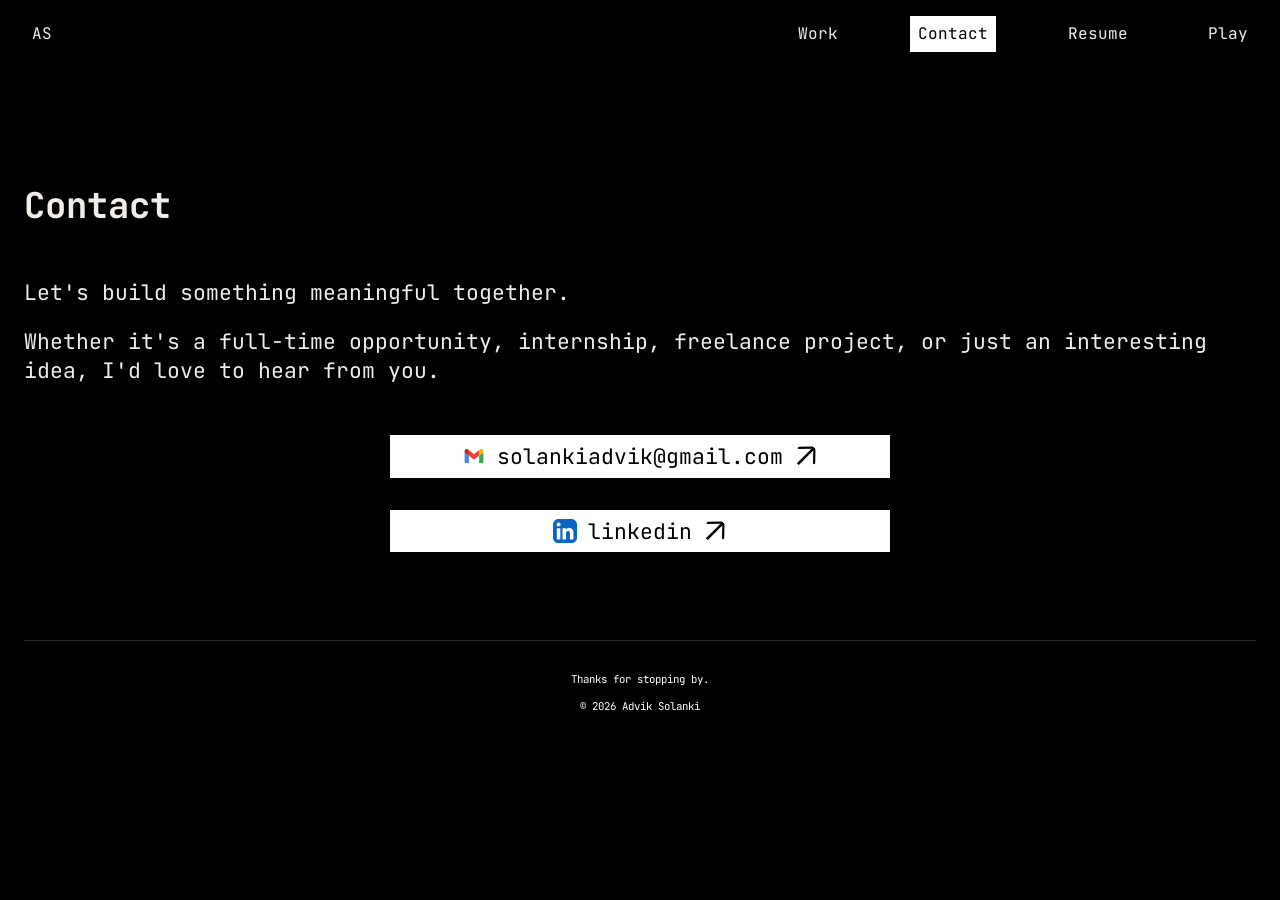
<file: contact/index.html>
<!doctype html>
<html lang="en">
  <head>
    <!-- Google tag (gtag.js) -->
    <script async src="https://www.googletagmanager.com/gtag/js?id=G-HGT3JBM13X"></script>
    <script>
      window.dataLayer = window.dataLayer || [];
      function gtag(){dataLayer.push(arguments);}
      gtag('js', new Date());

      gtag('config', 'G-HGT3JBM13X');
    </script>
    <meta charset="utf-8">
    <meta name="viewport" content="width=device-width, initial-scale=1">
    <title>Contact Advik Solanki | UI/UX Product Designer</title>
    <meta name="description" content="Contact Advik Solanki for UI/UX design, product design, internships, freelance projects, collaborations, and product ideas.">
    <link rel="canonical" href="https://adviksolanki.space/contact">
    <meta property="og:title" content="Contact Advik Solanki | UI/UX Product Designer">
    <meta property="og:description" content="Reach out to Advik Solanki for UI/UX design, product design, internships, freelance projects, and collaborations.">
    <meta property="og:type" content="website">
    <meta property="og:url" content="https://adviksolanki.space/contact">
    <meta property="og:site_name" content="Advik Solanki Portfolio">
    <meta property="og:image" content="https://adviksolanki.space/assets/advik-portrait-crop.png">
    <meta property="og:image:alt" content="Black and white portrait of Advik Solanki">
    <meta name="twitter:card" content="summary_large_image">
    <meta name="twitter:title" content="Contact Advik Solanki | UI/UX Product Designer">
    <meta name="twitter:description" content="Reach out to Advik Solanki for UI/UX design, product design, internships, freelance projects, and collaborations.">
    <meta name="twitter:image" content="https://adviksolanki.space/assets/advik-portrait-crop.png">
    <meta name="theme-color" content="#050505">
    <link rel="icon" href="/assets/favicon.svg" type="image/svg+xml">
    <link rel="preconnect" href="https://fonts.googleapis.com">
    <link rel="preconnect" href="https://fonts.gstatic.com" crossorigin>
    <link
      href="https://fonts.googleapis.com/css2?family=JetBrains+Mono:wght@100;400;500;700&display=swap"
      rel="stylesheet"
    >
    <link rel="stylesheet" href="/styles.css">
    <script type="application/ld+json">
      {
        "@context": "https://schema.org",
        "@type": "ContactPage",
        "name": "Contact Advik Solanki",
        "description": "Contact Advik Solanki for UI/UX and product design opportunities.",
        "url": "https://adviksolanki.space/contact",
        "mainEntity": {
          "@type": "Person",
          "name": "Advik Solanki",
          "email": "mailto:solankiadvik@gmail.com",
          "sameAs": "https://www.linkedin.com/in/advik-solanki"
        }
      }
    </script>
  </head>
  <body>
    <header class="site-header" aria-label="Primary navigation">
      <a class="brand" href="/" aria-label="Advik Solanki home" data-home-link>AS</a>
      <button class="menu-toggle" type="button" aria-expanded="false" aria-controls="primary-nav" aria-label="Open menu">
        <span></span>
        <span></span>
        <span></span>
      </button>
      <nav class="nav-links" id="primary-nav" aria-label="Portfolio sections">
        <a class="mobile-home-link" href="/" data-section="home">Home</a>
        <a href="/work" data-section="work">Work</a>
        <a href="/contact" data-section="contact">Contact</a>
        <a class="resume-download-link" href="/assets/Advik_Solanki_Resume.pdf" download data-section="resume">Resume</a>
        <a href="/play" data-section="play">Play</a>
      </nav>
    </header>

    <main class="standalone-page">
      <section class="contact section-shell" id="contact" aria-labelledby="contact-title">
        <h2 id="contact-title">Contact</h2>
        <div class="contact-copy">
          <p>Let's build something meaningful together.</p>
          <p>
            Whether it's a full-time opportunity, internship, freelance project, or just an
            interesting idea, I'd love to hear from you.
          </p>
        </div>
        <div class="contact-actions">
          <a class="contact-action" href="mailto:solankiadvik@gmail.com">
            <img class="contact-action-icon" src="/assets/contact-gmail.svg" alt="" aria-hidden="true">
            <span>solankiadvik@gmail.com</span>
            <img class="contact-action-arrow" src="/assets/contact-arrow.svg" alt="" aria-hidden="true">
          </a>
          <a class="contact-action" href="https://www.linkedin.com/in/advik-solanki" target="_blank" rel="noreferrer">
            <img class="contact-action-icon" src="/assets/contact-linkedin.svg" alt="" aria-hidden="true">
            <span>linkedin</span>
            <img class="contact-action-arrow" src="/assets/contact-arrow.svg" alt="" aria-hidden="true">
          </a>
        </div>
      </section>
    </main>

    <footer class="site-footer section-shell" id="play">
      <p>Thanks for stopping by.</p>
      <p>&copy; 2026 Advik Solanki</p>
    </footer>

    <script src="/script.js"></script>
  </body>
</html>
</file>
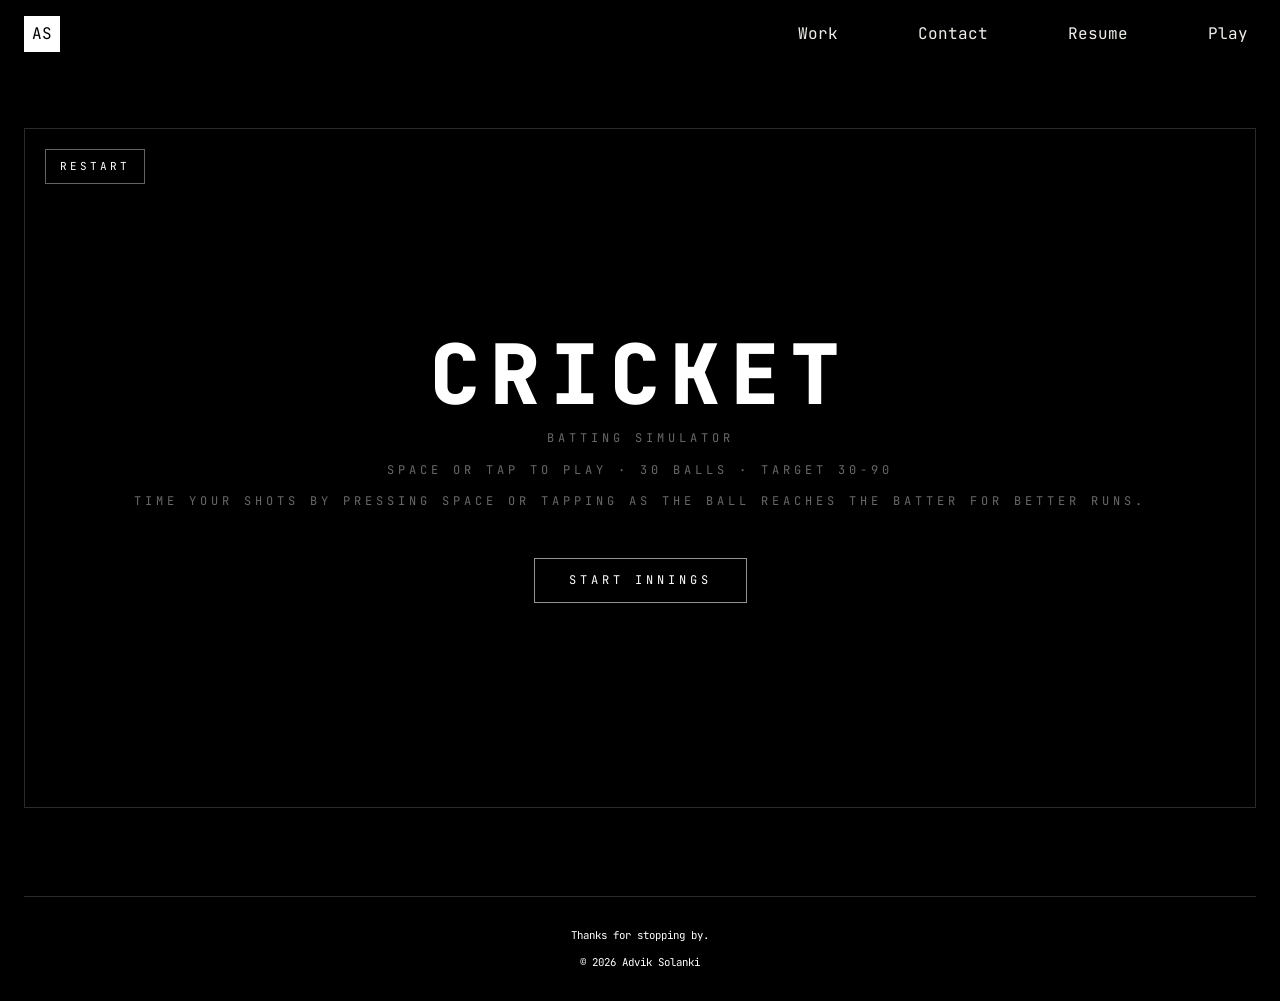
<file: play/index.html>
<!doctype html>
<html lang="en">
  <head>
    <!-- Google tag (gtag.js) -->
    <script async src="https://www.googletagmanager.com/gtag/js?id=G-HGT3JBM13X"></script>
    <script>
      window.dataLayer = window.dataLayer || [];
      function gtag(){dataLayer.push(arguments);}
      gtag('js', new Date());

      gtag('config', 'G-HGT3JBM13X');
    </script>
    <meta charset="utf-8">
    <meta name="viewport" content="width=device-width, initial-scale=1">
    <title>Cricket Batting Simulator | Advik Solanki</title>
    <meta name="description" content="Play an interactive cricket batting simulator created by Advik Solanki, with timing-based shots, targets, scoring, and innings flow.">
    <link rel="canonical" href="https://adviksolanki.space/play">
    <meta property="og:title" content="Cricket Batting Simulator | Advik Solanki">
    <meta property="og:description" content="Play an interactive cricket batting simulator with timing-based shots, targets, scoring, and innings flow.">
    <meta property="og:type" content="website">
    <meta property="og:url" content="https://adviksolanki.space/play">
    <meta property="og:site_name" content="Advik Solanki Portfolio">
    <meta property="og:image" content="https://adviksolanki.space/assets/advik-portrait-crop.png">
    <meta property="og:image:alt" content="Advik Solanki portfolio preview">
    <meta name="twitter:card" content="summary_large_image">
    <meta name="twitter:title" content="Cricket Batting Simulator | Advik Solanki">
    <meta name="twitter:description" content="Play an interactive cricket batting simulator with timing-based shots, targets, scoring, and innings flow.">
    <meta name="twitter:image" content="https://adviksolanki.space/assets/advik-portrait-crop.png">
    <meta name="theme-color" content="#050505">
    <link rel="icon" href="/assets/favicon.svg" type="image/svg+xml">
    <link rel="preconnect" href="https://fonts.googleapis.com">
    <link rel="preconnect" href="https://fonts.gstatic.com" crossorigin>
    <link
      href="https://fonts.googleapis.com/css2?family=JetBrains+Mono:wght@100;400;500;700&display=swap"
      rel="stylesheet"
    >
    <link rel="stylesheet" href="/styles.css">
    <script type="application/ld+json">
      {
        "@context": "https://schema.org",
        "@type": "WebApplication",
        "name": "Cricket Batting Simulator",
        "description": "Interactive cricket batting simulator created by Advik Solanki.",
        "url": "https://adviksolanki.space/play",
        "applicationCategory": "GameApplication",
        "operatingSystem": "Web",
        "creator": {
          "@type": "Person",
          "name": "Advik Solanki"
        }
      }
    </script>
  </head>
  <body>
    <header class="site-header" aria-label="Primary navigation">
      <a class="brand" href="/" aria-label="Advik Solanki home" data-home-link>AS</a>
      <button class="menu-toggle" type="button" aria-expanded="false" aria-controls="primary-nav" aria-label="Open menu">
        <span></span>
        <span></span>
        <span></span>
      </button>
      <nav class="nav-links" id="primary-nav" aria-label="Portfolio sections">
        <a class="mobile-home-link" href="/" data-section="home">Home</a>
        <a href="/work" data-section="work">Work</a>
        <a href="/contact" data-section="contact">Contact</a>
        <a class="resume-download-link" href="/assets/Advik_Solanki_Resume.pdf" download data-section="resume">Resume</a>
        <a href="/play" data-section="play">Play</a>
      </nav>
    </header>

    <main class="play-page">
      <section class="play section-shell" id="play" aria-labelledby="play-title">
        <h1 class="visually-hidden" id="play-title">Cricket batting simulator</h1>
        <div class="cricket-game" data-cricket-game>
          <canvas class="cricket-canvas" data-cricket-canvas aria-label="Cricket batting simulator"></canvas>
          <div class="cricket-overlay">
            <div class="cricket-hud">
              <div class="cricket-hud-card">
                <span>Score</span>
                <strong data-cricket-score>0</strong>
              </div>
              <div class="cricket-hud-card">
                <span>Target</span>
                <strong data-cricket-target>-</strong>
              </div>
              <div class="cricket-hud-card">
                <span>Balls Left</span>
                <strong data-cricket-balls>30</strong>
                <em data-cricket-required></em>
              </div>
            </div>
            <button class="cricket-restart-control" type="button" data-cricket-reset>Restart</button>
            <div class="cricket-delivery" data-cricket-delivery></div>
            <div class="cricket-message" data-cricket-message></div>
            <div class="cricket-submessage" data-cricket-submessage></div>
            <div class="cricket-ball-row" data-cricket-ball-row></div>
            <div class="cricket-instruction" data-cricket-instruction>Space or tap to play</div>
          </div>
          <div class="cricket-screen" data-cricket-start>
            <h3>Cricket</h3>
            <p>Batting simulator</p>
            <span>Space or tap to play · 30 balls · target 30-90</span>
            <span>Time your shots by pressing Space or tapping as the ball reaches the batter for better runs.</span>
            <button type="button" data-cricket-start-button>Start innings</button>
          </div>
          <div class="cricket-screen cricket-screen-end" data-cricket-end hidden>
            <h3 data-cricket-end-title>Over</h3>
            <p data-cricket-end-result></p>
            <strong data-cricket-end-score></strong>
            <div class="cricket-end-stats">
              <span data-cricket-stat-one></span>
              <span data-cricket-stat-two></span>
              <span data-cricket-stat-three></span>
            </div>
            <button type="button" data-cricket-restart-button>Play again</button>
          </div>
        </div>
      </section>
    </main>

    <footer class="site-footer section-shell">
      <p>Thanks for stopping by.</p>
      <p>&copy; 2026 Advik Solanki</p>
    </footer>

    <script src="/script.js"></script>
    <script src="/cricket-simulator.js"></script>
  </body>
</html>
</file>
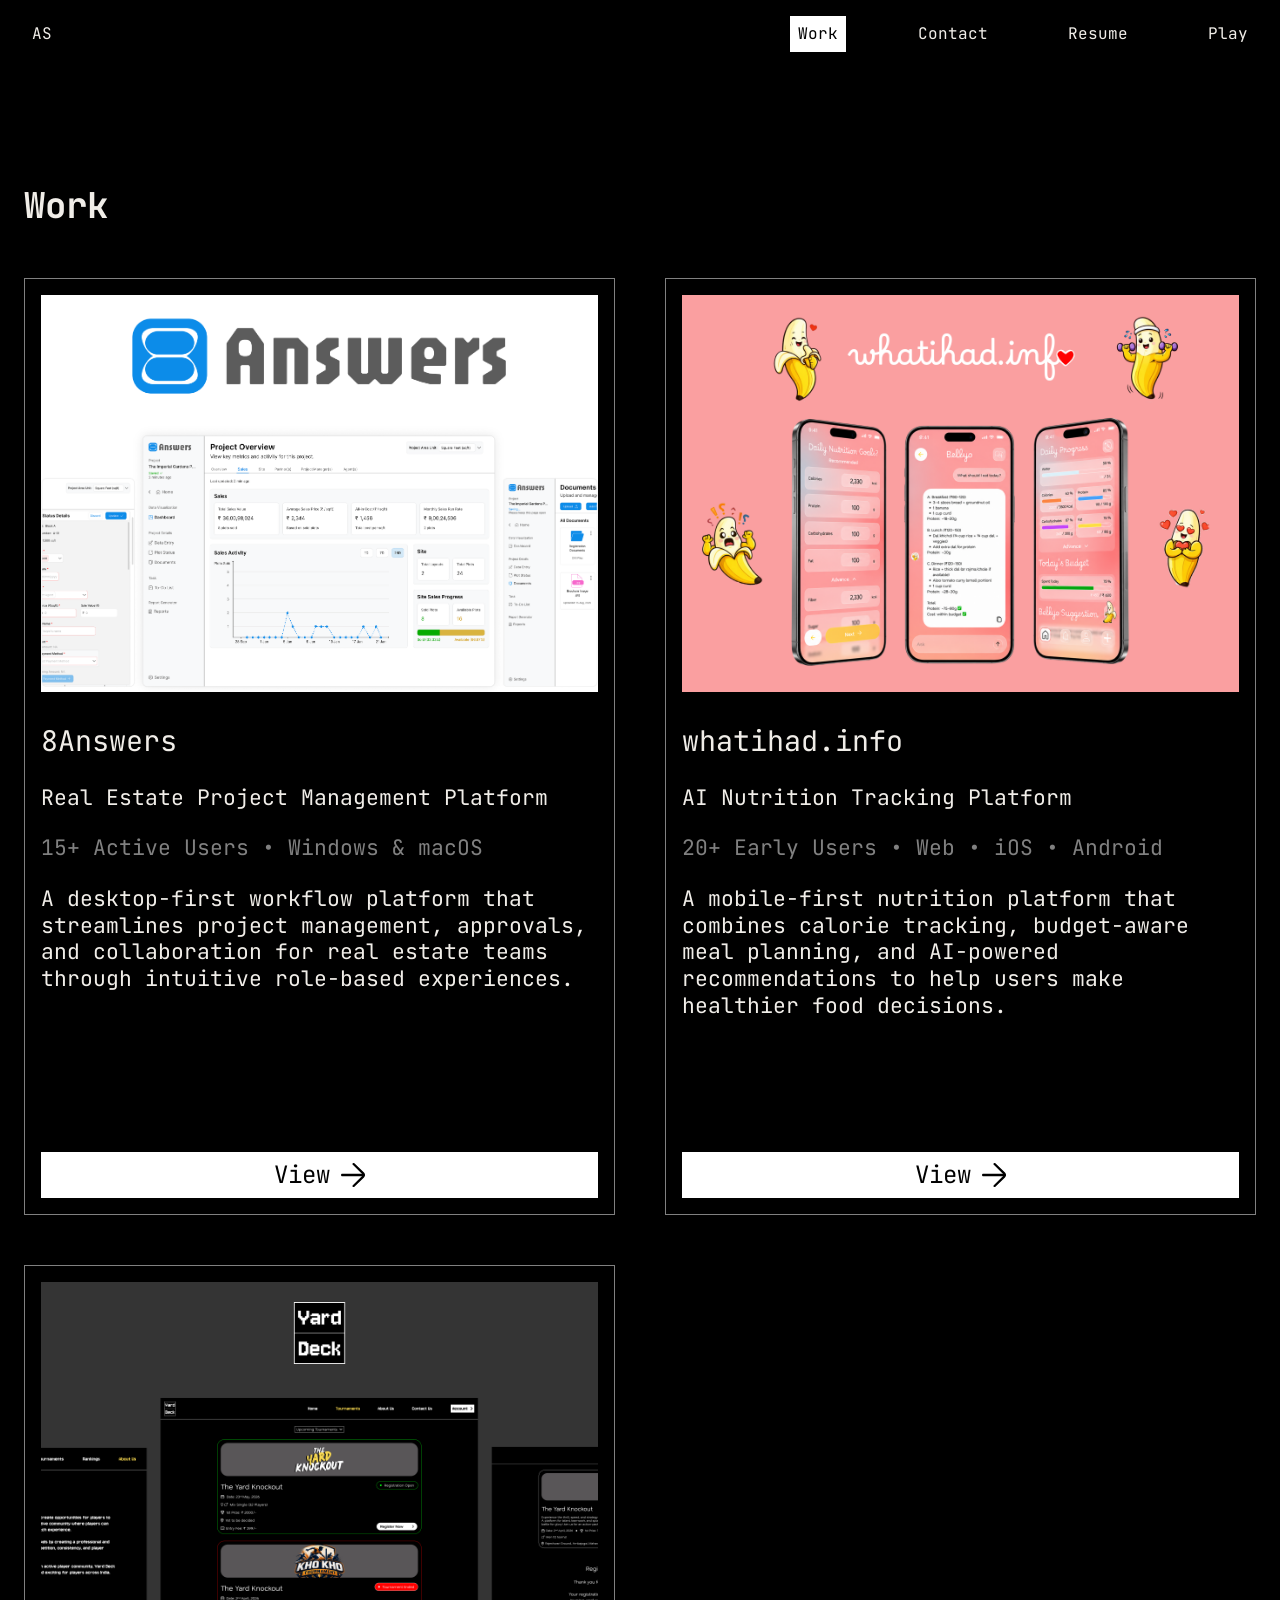
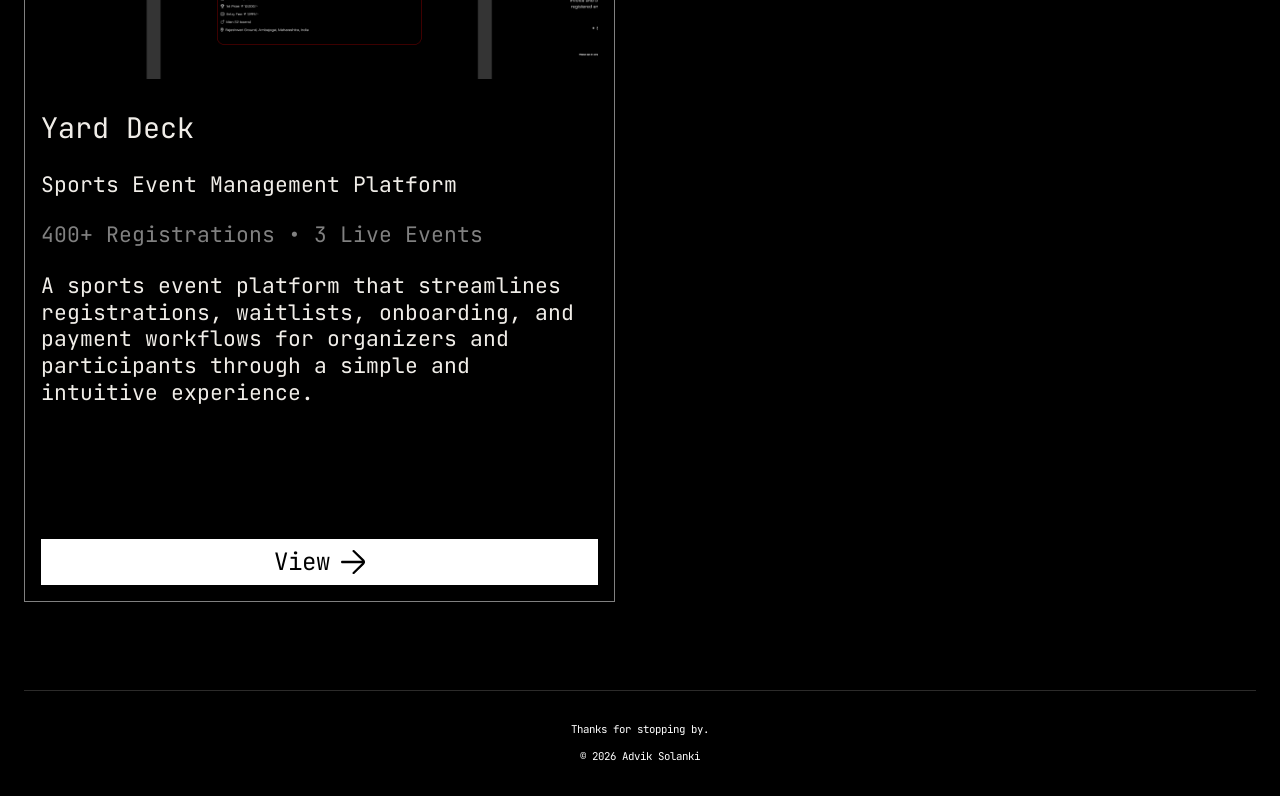
<file: work/index.html>
<!doctype html>
<html lang="en">
  <head>
    <!-- Google tag (gtag.js) -->
    <script async src="https://www.googletagmanager.com/gtag/js?id=G-HGT3JBM13X"></script>
    <script>
      window.dataLayer = window.dataLayer || [];
      function gtag(){dataLayer.push(arguments);}
      gtag('js', new Date());

      gtag('config', 'G-HGT3JBM13X');
    </script>
    <meta charset="utf-8">
    <meta name="viewport" content="width=device-width, initial-scale=1">
    <title>Work | Advik Solanki UI/UX Case Studies</title>
    <meta name="description" content="Selected UI/UX and product design case studies by Advik Solanki, including SaaS platforms, AI nutrition tracking, and sports event products.">
    <link rel="canonical" href="https://adviksolanki.space/work">
    <meta property="og:title" content="Work | Advik Solanki UI/UX Case Studies">
    <meta property="og:description" content="Selected UI/UX and product design case studies across SaaS, AI nutrition, and sports event platforms.">
    <meta property="og:type" content="website">
    <meta property="og:url" content="https://adviksolanki.space/work">
    <meta property="og:site_name" content="Advik Solanki Portfolio">
    <meta property="og:image" content="https://adviksolanki.space/assets/work-8answers.png">
    <meta property="og:image:alt" content="8Answers dashboard interface preview">
    <meta name="twitter:card" content="summary_large_image">
    <meta name="twitter:title" content="Work | Advik Solanki UI/UX Case Studies">
    <meta name="twitter:description" content="Selected UI/UX and product design case studies across SaaS, AI nutrition, and sports event platforms.">
    <meta name="twitter:image" content="https://adviksolanki.space/assets/work-8answers.png">
    <meta name="theme-color" content="#050505">
    <link rel="icon" href="/assets/favicon.svg" type="image/svg+xml">
    <link rel="preconnect" href="https://fonts.googleapis.com">
    <link rel="preconnect" href="https://fonts.gstatic.com" crossorigin>
    <link
      href="https://fonts.googleapis.com/css2?family=JetBrains+Mono:wght@100;400;500;700&display=swap"
      rel="stylesheet"
    >
    <link rel="stylesheet" href="/styles.css">
    <script type="application/ld+json">
      {
        "@context": "https://schema.org",
        "@type": "CollectionPage",
        "name": "Work | Advik Solanki UI/UX Case Studies",
        "description": "Selected UI/UX and product design case studies by Advik Solanki.",
        "url": "https://adviksolanki.space/work",
        "author": {
          "@type": "Person",
          "name": "Advik Solanki"
        }
      }
    </script>
  </head>
  <body>
    <header class="site-header" aria-label="Primary navigation">
      <a class="brand" href="/" aria-label="Advik Solanki home" data-home-link>AS</a>
      <button class="menu-toggle" type="button" aria-expanded="false" aria-controls="primary-nav" aria-label="Open menu">
        <span></span>
        <span></span>
        <span></span>
      </button>
      <nav class="nav-links" id="primary-nav" aria-label="Portfolio sections">
        <a class="mobile-home-link" href="/" data-section="home">Home</a>
        <a href="/work" data-section="work">Work</a>
        <a href="/contact" data-section="contact">Contact</a>
        <a class="resume-download-link" href="/assets/Advik_Solanki_Resume.pdf" download data-section="resume">Resume</a>
        <a href="/play" data-section="play">Play</a>
      </nav>
    </header>

    <main class="standalone-page">
      <section class="work section-shell" id="work" aria-labelledby="work-title">
        <h2 id="work-title">Work</h2>
        <div class="work-grid">
          <a class="work-card" href="/8answers" aria-label="View 8Answers project">
            <img class="work-card-image" src="/assets/work-8answers.png" alt="8Answers dashboard interface preview">
            <div class="work-card-copy">
              <h3>8Answers</h3>
              <p>Real Estate Project Management Platform</p>
              <span>15+ Active Users • Windows &amp; macOS</span>
              <p>
                A desktop-first workflow platform that streamlines project management,
                approvals, and collaboration for real estate teams through intuitive
                role-based experiences.
              </p>
            </div>
            <span class="work-card-link">
              <span>View</span>
              <img src="/assets/work-arrow.svg" alt="" aria-hidden="true">
            </span>
          </a>

          <a class="work-card" href="/whatihad.info" aria-label="View whatihad.info project">
            <img class="work-card-image" src="/assets/work-whatihad.png" alt="whatihad.info mobile nutrition app preview">
            <div class="work-card-copy">
              <h3>whatihad.info</h3>
              <p>AI Nutrition Tracking Platform</p>
              <span>20+ Early Users • Web • iOS • Android</span>
              <p>
                A mobile-first nutrition platform that combines calorie tracking,
                budget-aware meal planning, and AI-powered recommendations to help users
                make healthier food decisions.
              </p>
            </div>
            <span class="work-card-link">
              <span>View</span>
              <img src="/assets/work-arrow.svg" alt="" aria-hidden="true">
            </span>
          </a>

          <a class="work-card" href="/yarddeck" aria-label="View Yard Deck project">
            <img class="work-card-image" src="/assets/work-yarddeck.png" alt="Yard Deck sports event platform preview">
            <div class="work-card-copy">
              <h3>Yard Deck</h3>
              <p>Sports Event Management Platform</p>
              <span>400+ Registrations • 3 Live Events</span>
              <p>
                A sports event platform that streamlines registrations, waitlists,
                onboarding, and payment workflows for organizers and participants
                through a simple and intuitive experience.
              </p>
            </div>
            <span class="work-card-link">
              <span>View</span>
              <img src="/assets/work-arrow.svg" alt="" aria-hidden="true">
            </span>
          </a>
        </div>
      </section>
    </main>

    <footer class="site-footer section-shell" id="play">
      <p>Thanks for stopping by.</p>
      <p>&copy; 2026 Advik Solanki</p>
    </footer>

    <script src="/script.js"></script>
  </body>
</html>
</file>
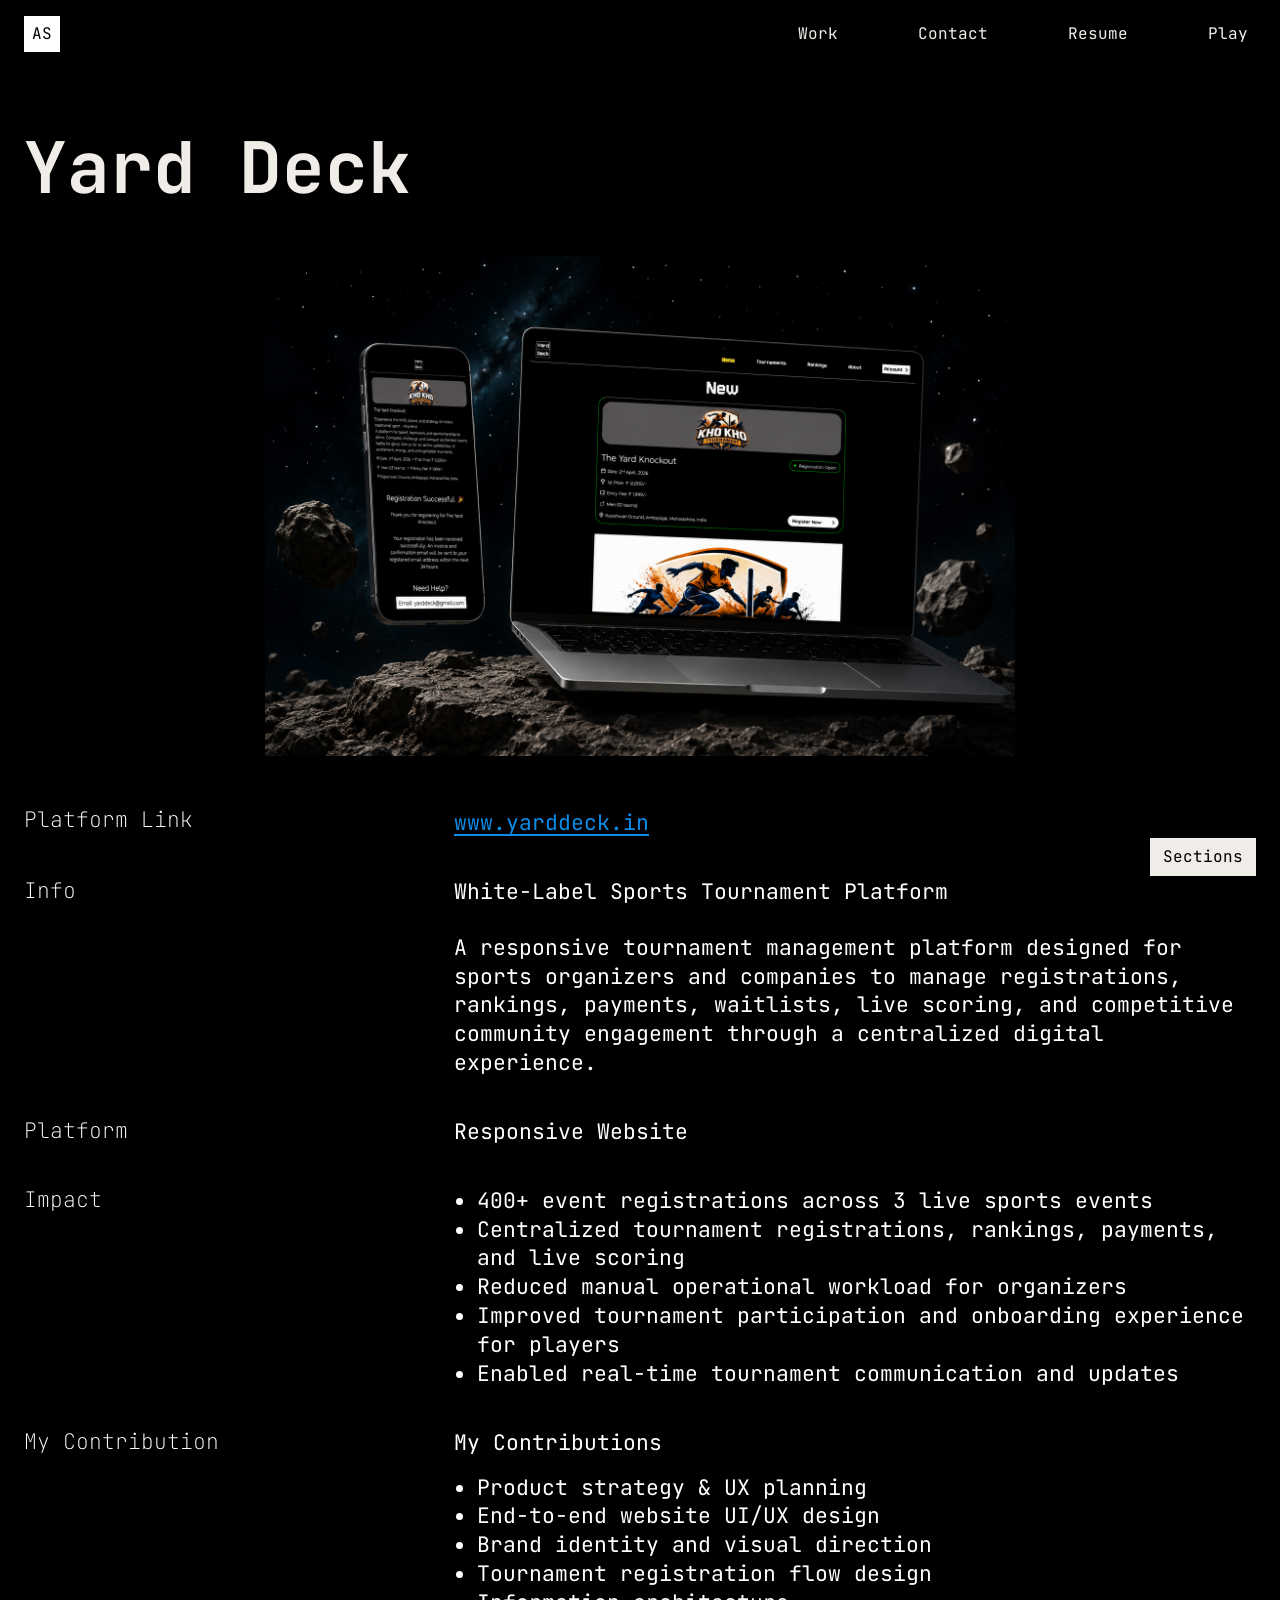
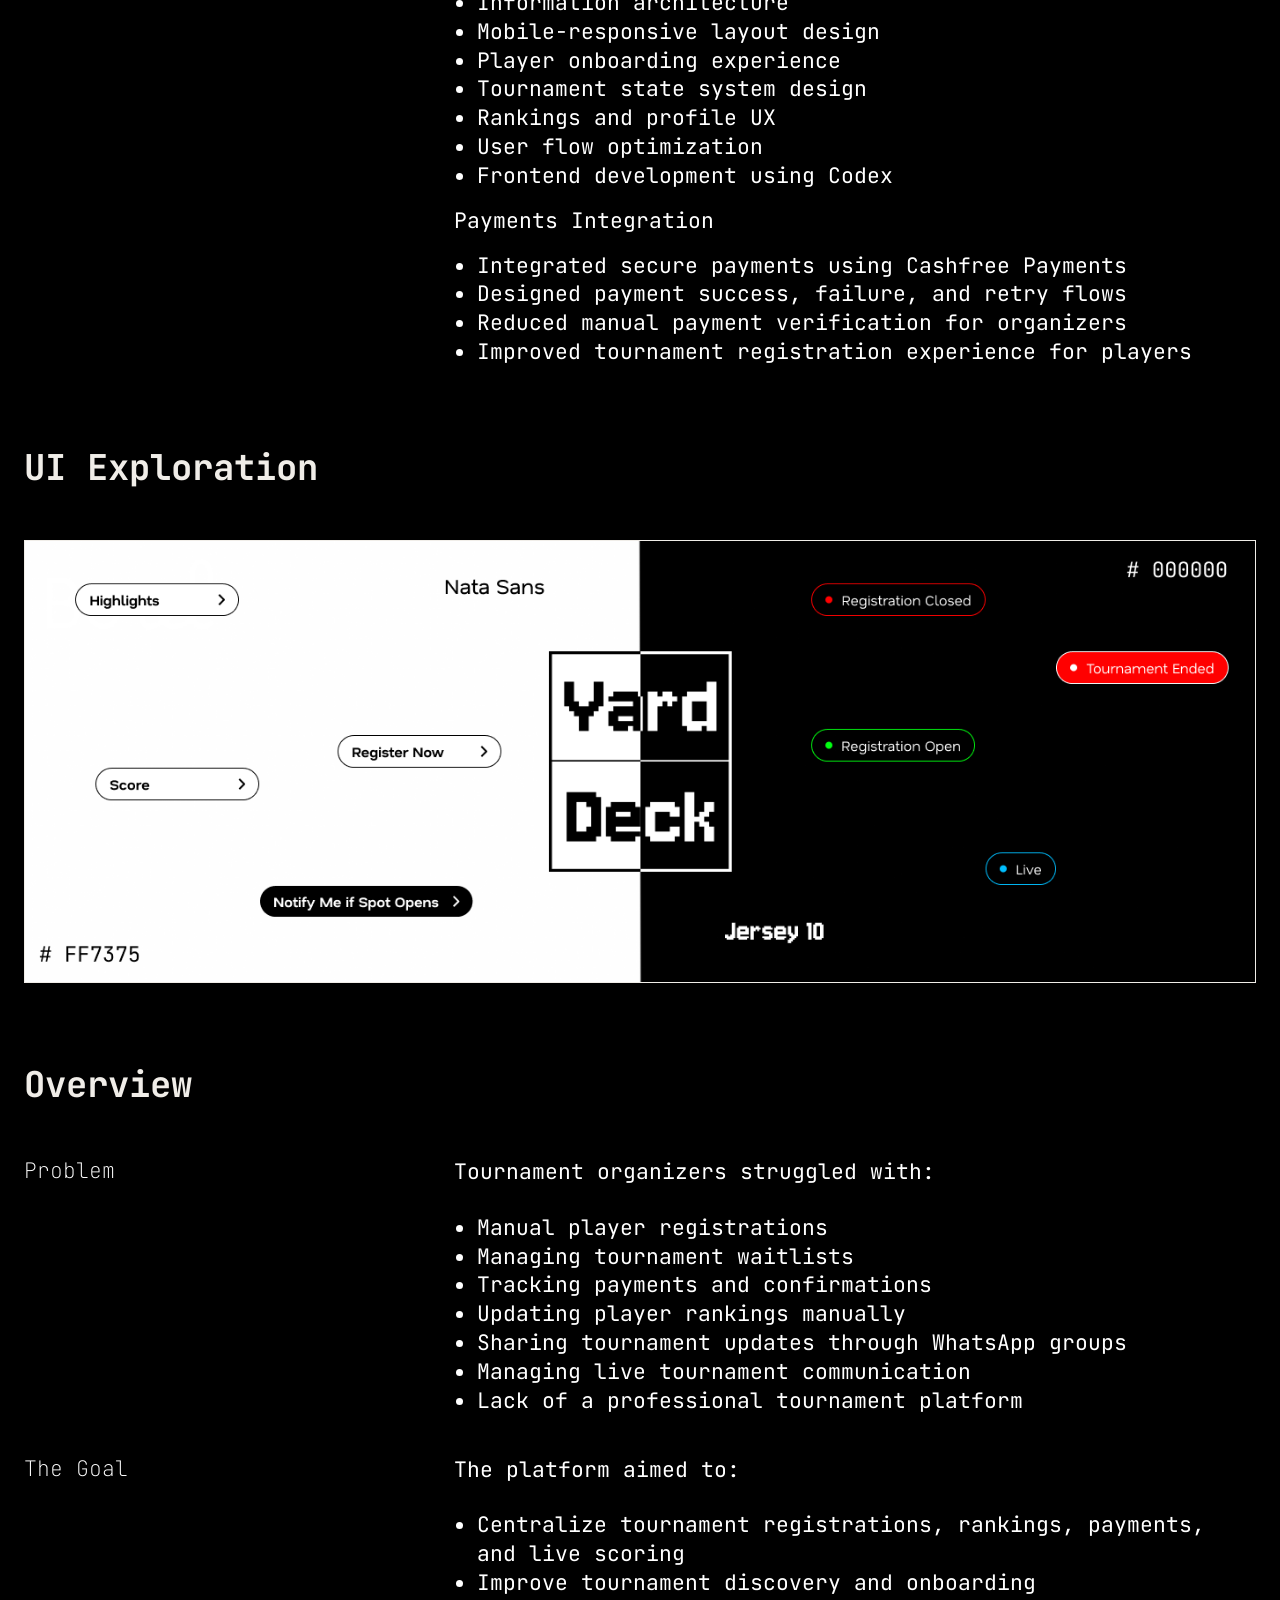
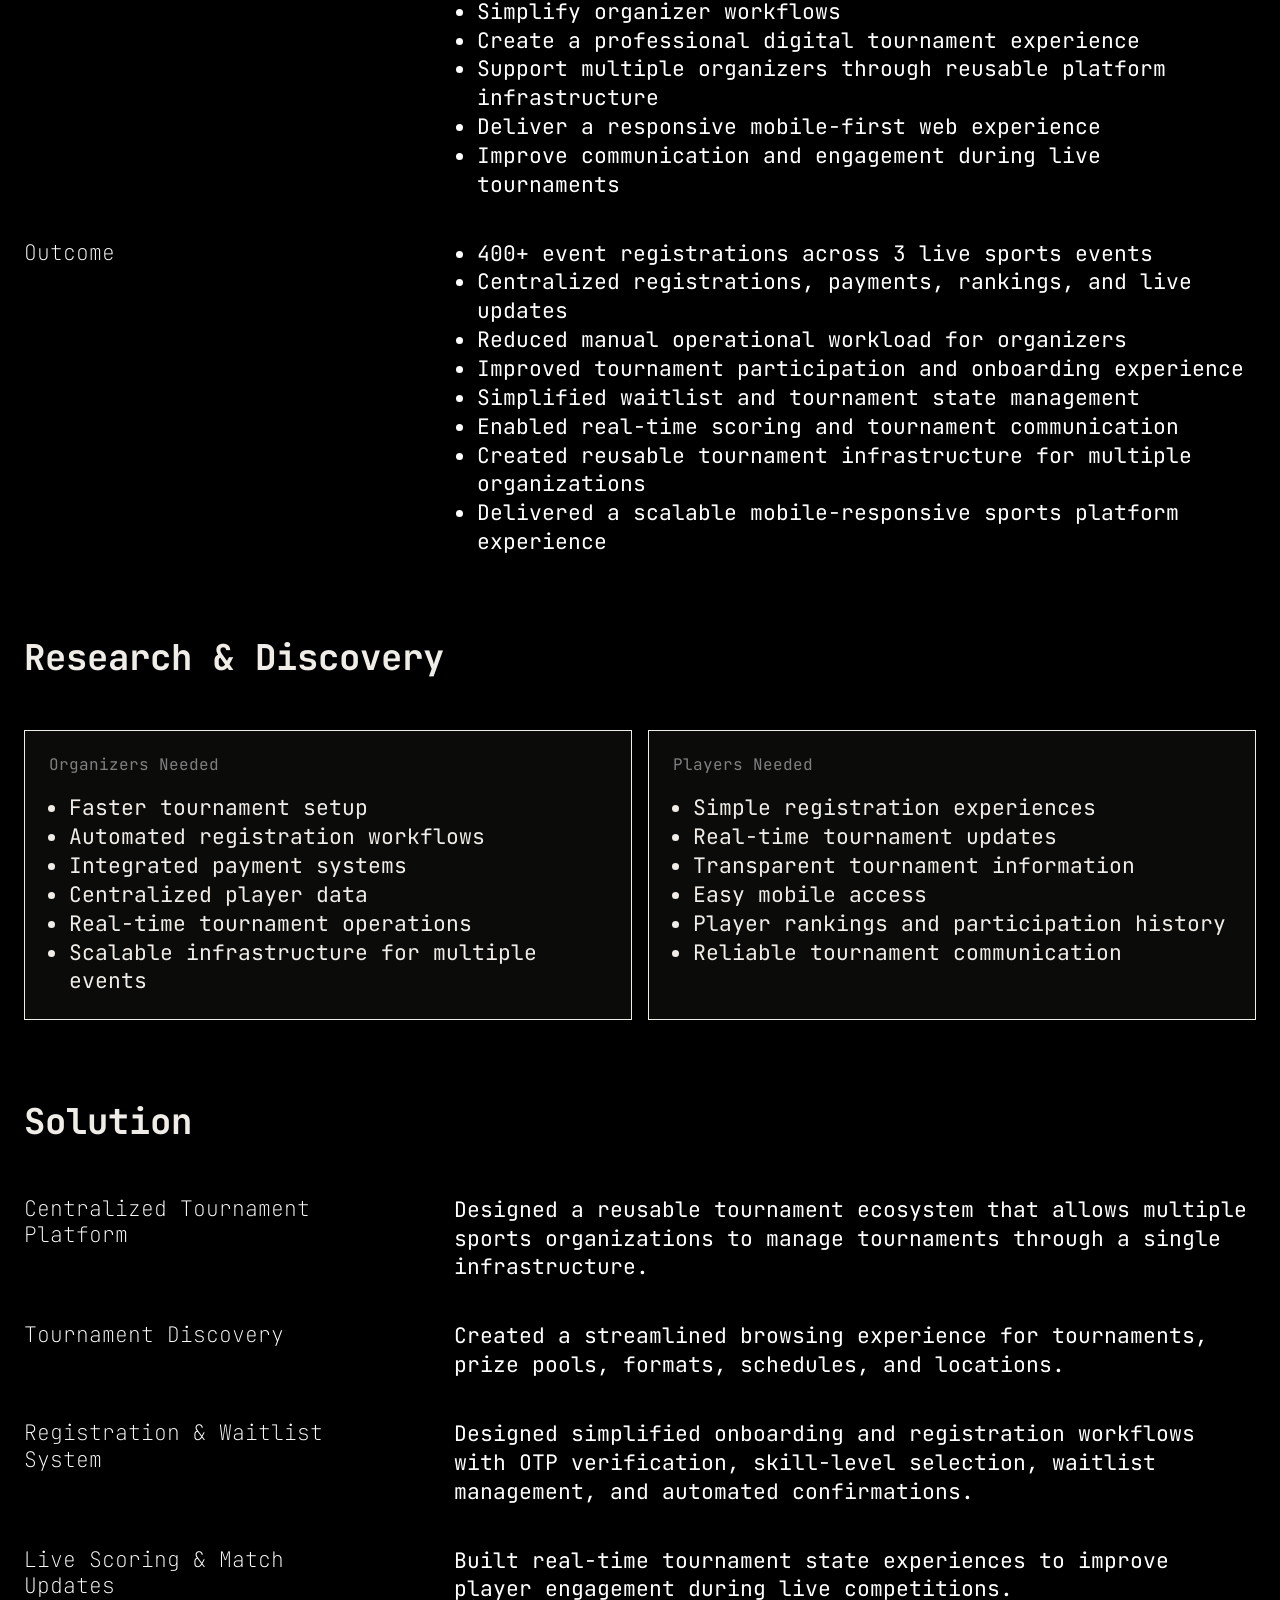
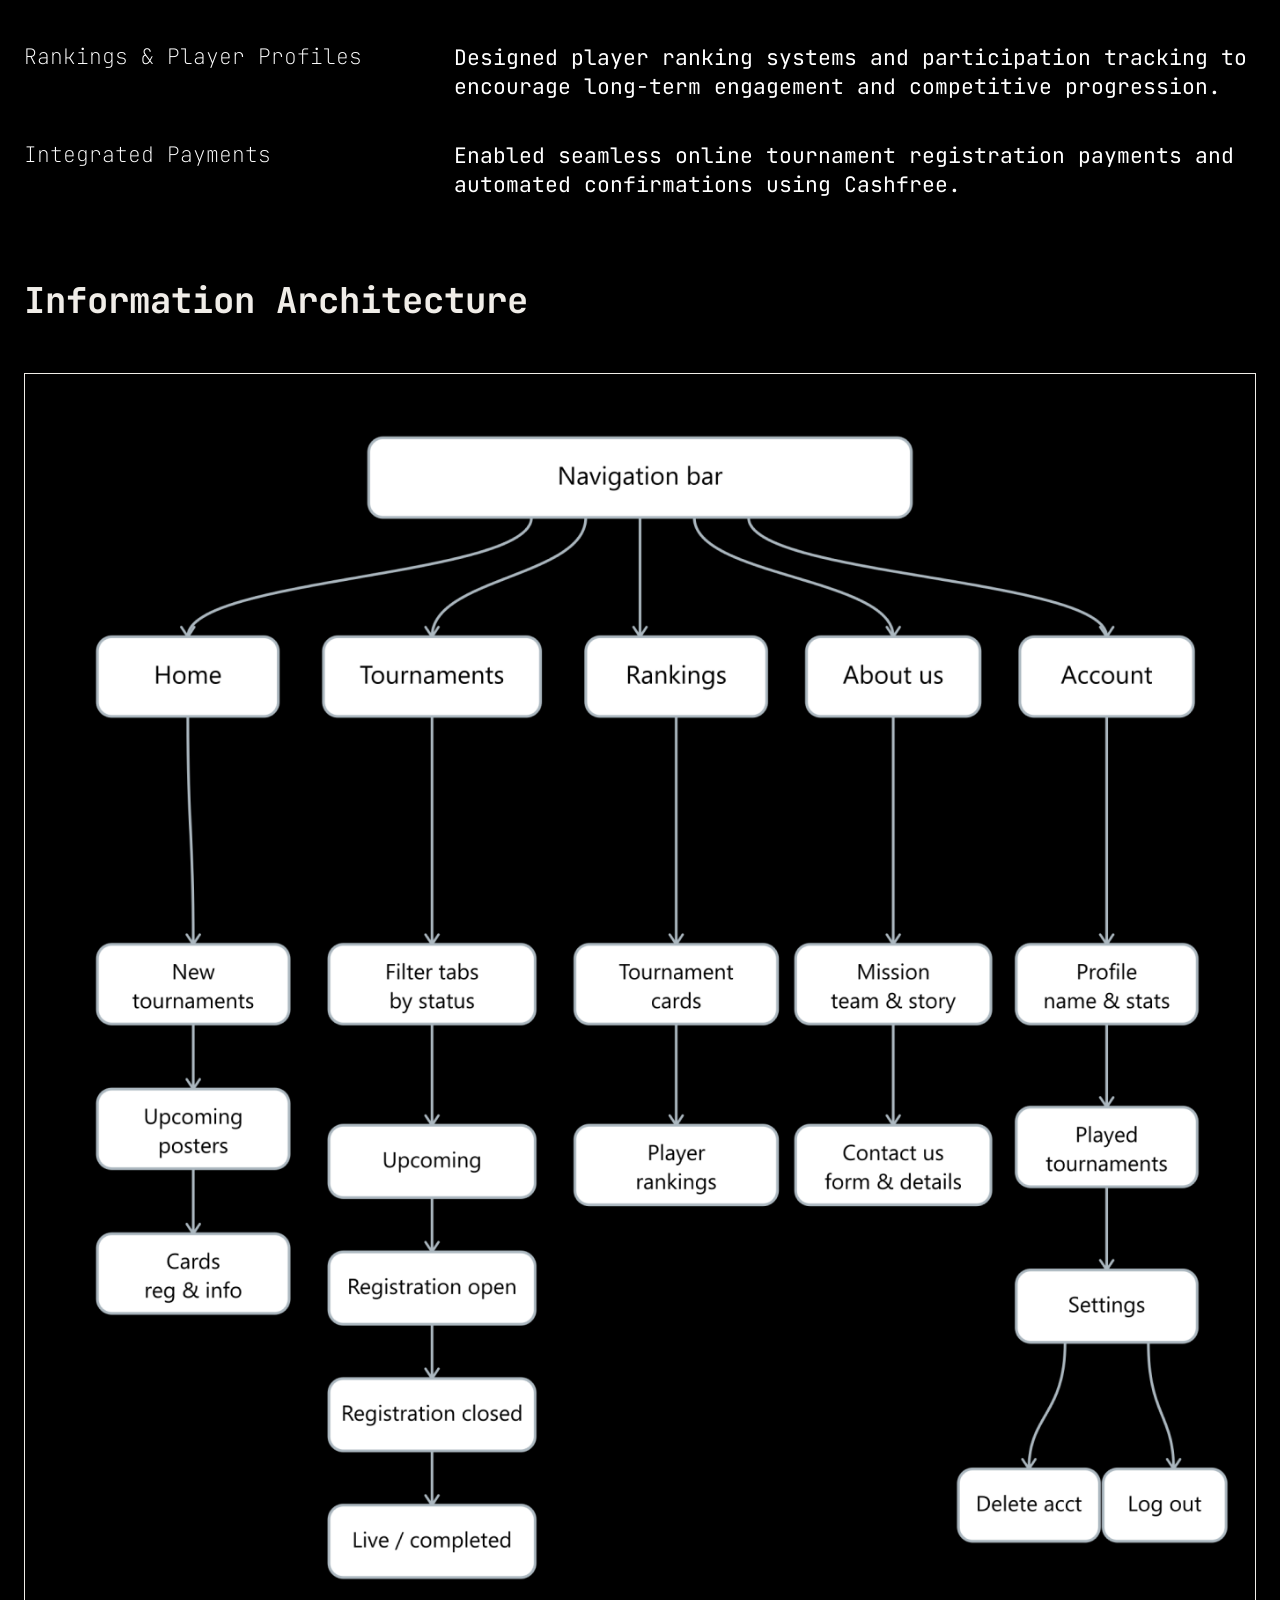
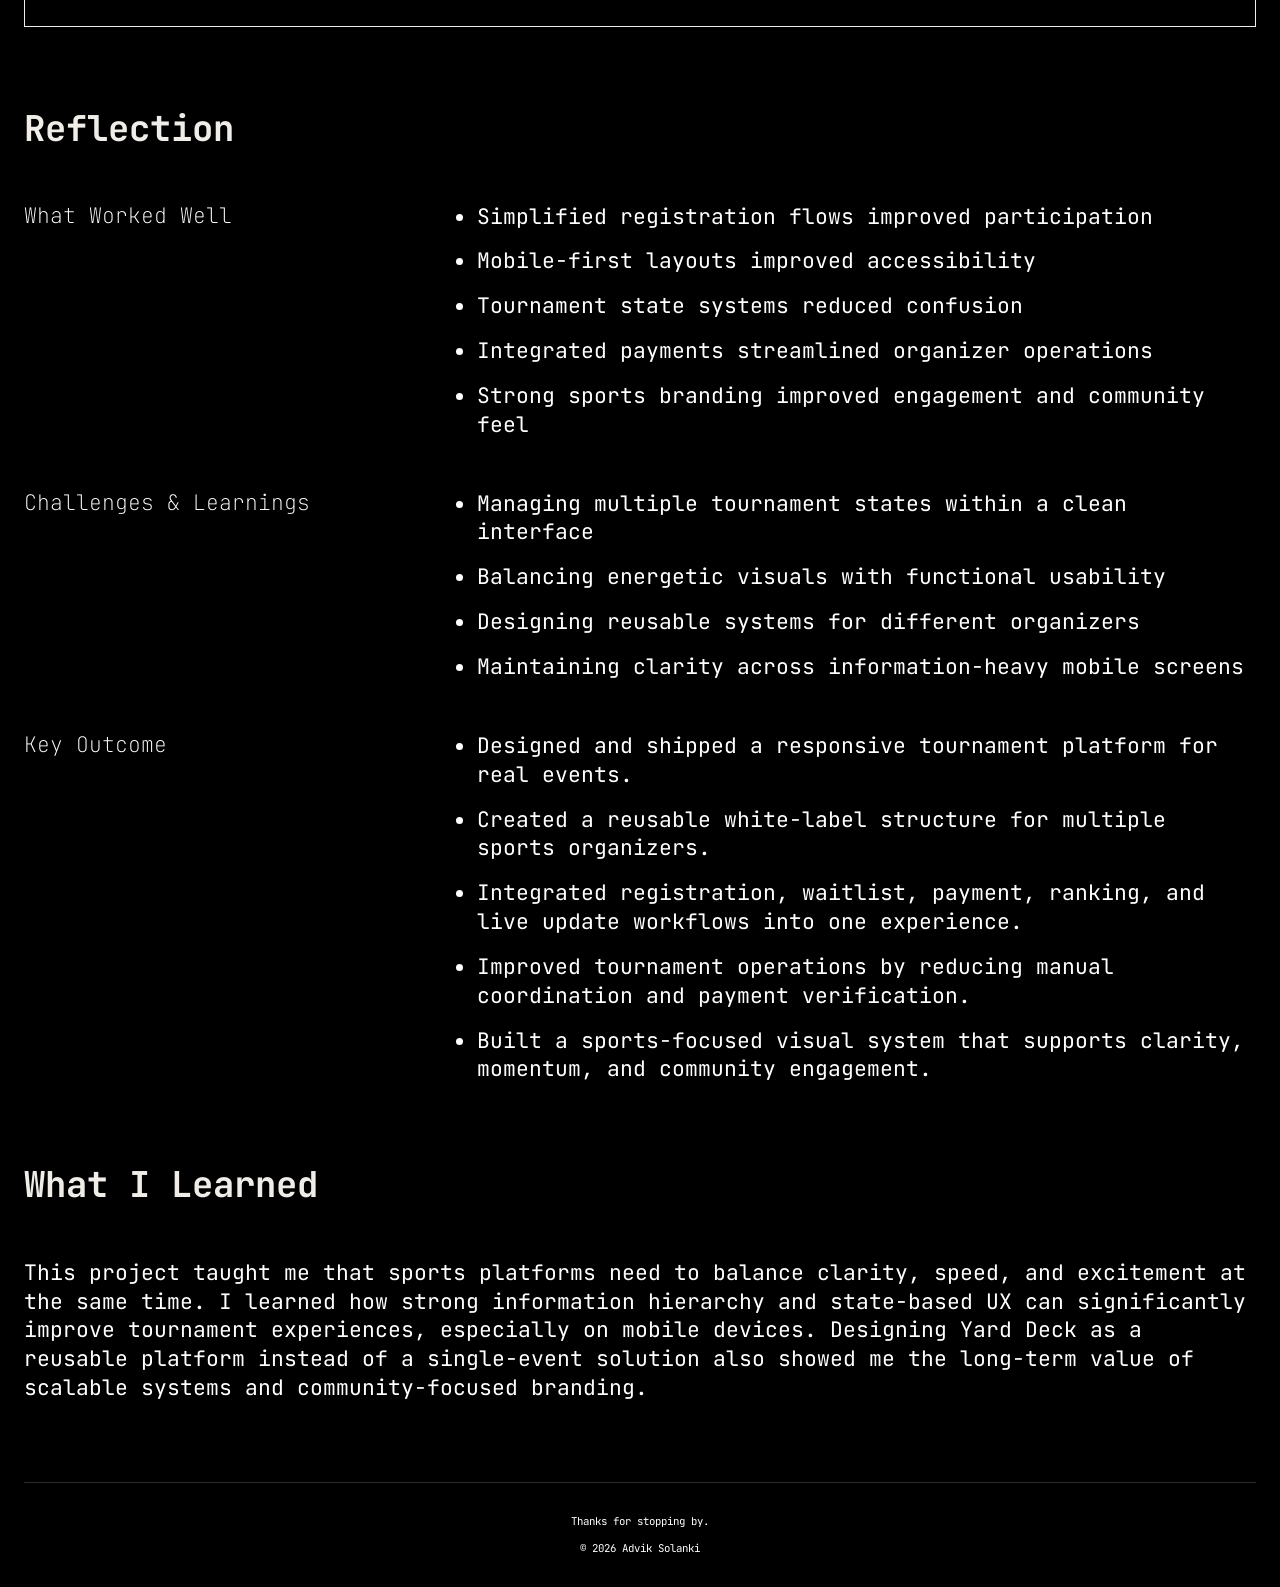
<file: yarddeck/index.html>
<!doctype html>
<html lang="en">
  <head>
    <!-- Google tag (gtag.js) -->
    <script async src="https://www.googletagmanager.com/gtag/js?id=G-HGT3JBM13X"></script>
    <script>
      window.dataLayer = window.dataLayer || [];
      function gtag(){dataLayer.push(arguments);}
      gtag('js', new Date());

      gtag('config', 'G-HGT3JBM13X');
    </script>
    <meta charset="utf-8">
    <meta name="viewport" content="width=device-width, initial-scale=1">
    <title>Yard Deck Case Study | Advik Solanki UI/UX Portfolio</title>
    <meta name="description" content="Yard Deck UI/UX case study by Advik Solanki, covering a sports event platform for tournament discovery, registration, scoring, rankings, and payments.">
    <link rel="canonical" href="https://adviksolanki.space/yarddeck">
    <meta property="og:title" content="Yard Deck Case Study | Advik Solanki UI/UX Portfolio">
    <meta property="og:description" content="A sports event platform case study covering tournament discovery, registration, scoring, rankings, and payments.">
    <meta property="og:type" content="article">
    <meta property="og:url" content="https://adviksolanki.space/yarddeck">
    <meta property="og:site_name" content="Advik Solanki Portfolio">
    <meta property="og:image" content="https://adviksolanki.space/assets/yarddeck/hero.png">
    <meta property="og:image:alt" content="Yard Deck sports event platform case study preview">
    <meta name="twitter:card" content="summary_large_image">
    <meta name="twitter:title" content="Yard Deck Case Study | Advik Solanki UI/UX Portfolio">
    <meta name="twitter:description" content="A sports event platform case study covering tournament discovery, registration, scoring, rankings, and payments.">
    <meta name="twitter:image" content="https://adviksolanki.space/assets/yarddeck/hero.png">
    <meta name="theme-color" content="#050505">
    <link rel="icon" href="/assets/favicon.svg" type="image/svg+xml">
    <link rel="preconnect" href="https://fonts.googleapis.com">
    <link rel="preconnect" href="https://fonts.gstatic.com" crossorigin>
    <link
      href="https://fonts.googleapis.com/css2?family=JetBrains+Mono:wght@100;400;500;700&display=swap"
      rel="stylesheet"
    >
    <link rel="stylesheet" href="/styles.css">
    <script type="application/ld+json">
      {
        "@context": "https://schema.org",
        "@type": "CreativeWork",
        "name": "Yard Deck UI/UX Case Study",
        "description": "Sports event platform UI/UX case study by Advik Solanki.",
        "url": "https://adviksolanki.space/yarddeck",
        "image": "https://adviksolanki.space/assets/yarddeck/hero.png",
        "author": {
          "@type": "Person",
          "name": "Advik Solanki"
        }
      }
    </script>
  </head>
  <body>
    <header class="site-header" aria-label="Primary navigation">
      <a class="brand" href="/" aria-label="Advik Solanki home" data-home-link>AS</a>
      <button class="menu-toggle" type="button" aria-expanded="false" aria-controls="primary-nav" aria-label="Open menu">
        <span></span>
        <span></span>
        <span></span>
      </button>
      <nav class="nav-links" id="primary-nav" aria-label="Portfolio sections">
        <a class="mobile-home-link" href="/" data-section="home">Home</a>
        <a href="/work" data-section="work">Work</a>
        <a href="/contact" data-section="contact">Contact</a>
        <a class="resume-download-link" href="/assets/Advik_Solanki_Resume.pdf" download data-section="resume">Resume</a>
        <a href="/play" data-section="play">Play</a>
      </nav>
    </header>

    <aside class="case-toc" aria-label="Yard Deck page sections">
      <button class="case-toc-toggle" type="button" aria-expanded="false" aria-controls="case-toc-menu">
        Sections
      </button>
      <nav class="case-toc-menu" id="case-toc-menu">
        <a href="#case-top">Overview</a>
        <a class="case-toc-sub" href="#platform-link">Platform Link</a>
        <a class="case-toc-sub" href="#project-info">Info</a>
        <a class="case-toc-sub" href="#impact">Impact</a>
        <a class="case-toc-sub" href="#my-contribution">My Contribution</a>
        <a href="#ui-exploration">UI Exploration</a>
        <a href="#case-overview">Problem &amp; Goal</a>
        <a class="case-toc-sub" href="#problem">Problem</a>
        <a class="case-toc-sub" href="#goal">The Goal</a>
        <a class="case-toc-sub" href="#outcome">Outcome</a>
        <a href="#research-discovery">Research &amp; Discovery</a>
        <a class="case-toc-sub" href="#organizers-needed">Organizers Needed</a>
        <a class="case-toc-sub" href="#players-needed">Players Needed</a>
        <a href="#solution">Solution</a>
        <a class="case-toc-sub" href="#centralized-platform">Centralized Platform</a>
        <a class="case-toc-sub" href="#tournament-discovery">Tournament Discovery</a>
        <a class="case-toc-sub" href="#registration-waitlist">Registration &amp; Waitlist</a>
        <a class="case-toc-sub" href="#live-scoring">Live Scoring</a>
        <a class="case-toc-sub" href="#rankings-profiles">Rankings &amp; Profiles</a>
        <a class="case-toc-sub" href="#integrated-payments">Integrated Payments</a>
        <a href="#information-architecture">Information Architecture</a>
        <a href="#reflection">Reflection</a>
        <a class="case-toc-sub" href="#what-worked-well">What Worked Well</a>
        <a class="case-toc-sub" href="#challenges-learnings">Challenges &amp; Learnings</a>
        <a class="case-toc-sub" href="#key-outcome">Key Outcome</a>
        <a href="#what-i-learned">What I Learned</a>
      </nav>
    </aside>

    <main class="case-page yarddeck-page">
      <section class="case-section section-shell case-hero yarddeck-hero" id="case-top">
        <h1>Yard Deck</h1>
        <figure class="yarddeck-hero-media">
          <img src="/assets/yarddeck/hero.png" width="1536" height="1024" alt="Yard Deck tournament platform displayed on desktop and mobile devices">
        </figure>
        <div class="case-facts">
          <div class="case-row" id="platform-link">
            <h3>Platform Link</h3>
            <p>
              <a class="case-link" href="https://yarddeck.in/" target="_blank" rel="noreferrer">www.yarddeck.in</a>
              <img class="whatihad-link-arrow" src="/assets/work-arrow.svg" alt="" aria-hidden="true">
            </p>
          </div>
          <div class="case-row" id="project-info">
            <h3>Info</h3>
            <div>
              <p>White-Label Sports Tournament Platform</p>
              <p>A responsive tournament management platform designed for sports organizers and companies to manage registrations, rankings, payments, waitlists, live scoring, and competitive community engagement through a centralized digital experience.</p>
            </div>
          </div>
          <div class="case-row" id="platform">
            <h3>Platform</h3>
            <p>Responsive Website</p>
          </div>
          <div class="case-row" id="impact">
            <h3>Impact</h3>
            <ul>
              <li>400+ event registrations across 3 live sports events</li>
              <li>Centralized tournament registrations, rankings, payments, and live scoring</li>
              <li>Reduced manual operational workload for organizers</li>
              <li>Improved tournament participation and onboarding experience for players</li>
              <li>Enabled real-time tournament communication and updates</li>
            </ul>
          </div>
          <div class="case-row" id="my-contribution">
            <h3>My Contribution</h3>
            <div class="yarddeck-contribution">
              <p>My Contributions</p>
              <ul>
                <li>Product strategy &amp; UX planning</li>
                <li>End-to-end website UI/UX design</li>
                <li>Brand identity and visual direction</li>
                <li>Tournament registration flow design</li>
                <li>Information architecture</li>
                <li>Mobile-responsive layout design</li>
                <li>Player onboarding experience</li>
                <li>Tournament state system design</li>
                <li>Rankings and profile UX</li>
                <li>User flow optimization</li>
                <li>Frontend development using Codex</li>
              </ul>
              <p>Payments Integration</p>
              <ul>
                <li>Integrated secure payments using Cashfree Payments</li>
                <li>Designed payment success, failure, and retry flows</li>
                <li>Reduced manual payment verification for organizers</li>
                <li>Improved tournament registration experience for players</li>
              </ul>
            </div>
          </div>
        </div>
      </section>

      <section class="case-section section-shell" id="ui-exploration">
        <h2 class="case-heading">UI Exploration</h2>
        <div class="yarddeck-ui-exploration">
          <img src="/assets/yarddeck/ui-exploration.png" width="1397" height="500" alt="Yard Deck UI exploration showing typography, colors, buttons, status badges, and logo direction">
        </div>
      </section>

      <section class="case-section section-shell" id="case-overview">
        <h2 class="case-heading">Overview</h2>
        <div class="case-facts">
          <div class="case-row" id="problem">
            <h3>Problem</h3>
            <div>
              <p>Tournament organizers struggled with:</p>
              <ul>
                <li>Manual player registrations</li>
                <li>Managing tournament waitlists</li>
                <li>Tracking payments and confirmations</li>
                <li>Updating player rankings manually</li>
                <li>Sharing tournament updates through WhatsApp groups</li>
                <li>Managing live tournament communication</li>
                <li>Lack of a professional tournament platform</li>
              </ul>
            </div>
          </div>
          <div class="case-row" id="goal">
            <h3>The Goal</h3>
            <div>
              <p>The platform aimed to:</p>
              <ul>
                <li>Centralize tournament registrations, rankings, payments, and live scoring</li>
                <li>Improve tournament discovery and onboarding</li>
                <li>Simplify organizer workflows</li>
                <li>Create a professional digital tournament experience</li>
                <li>Support multiple organizers through reusable platform infrastructure</li>
                <li>Deliver a responsive mobile-first web experience</li>
                <li>Improve communication and engagement during live tournaments</li>
              </ul>
            </div>
          </div>
          <div class="case-row" id="outcome">
            <h3>Outcome</h3>
            <ul>
              <li>400+ event registrations across 3 live sports events</li>
              <li>Centralized registrations, payments, rankings, and live updates</li>
              <li>Reduced manual operational workload for organizers</li>
              <li>Improved tournament participation and onboarding experience</li>
              <li>Simplified waitlist and tournament state management</li>
              <li>Enabled real-time scoring and tournament communication</li>
              <li>Created reusable tournament infrastructure for multiple organizations</li>
              <li>Delivered a scalable mobile-responsive sports platform experience</li>
            </ul>
          </div>
        </div>
      </section>

      <section class="case-section section-shell" id="research-discovery">
        <h2 class="case-heading">Research &amp; Discovery</h2>
        <div class="case-card-grid case-card-grid-stakeholders">
          <article id="organizers-needed">
            <h3>Organizers Needed</h3>
            <ul>
              <li>Faster tournament setup</li>
              <li>Automated registration workflows</li>
              <li>Integrated payment systems</li>
              <li>Centralized player data</li>
              <li>Real-time tournament operations</li>
              <li>Scalable infrastructure for multiple events</li>
            </ul>
          </article>
          <article id="players-needed">
            <h3>Players Needed</h3>
            <ul>
              <li>Simple registration experiences</li>
              <li>Real-time tournament updates</li>
              <li>Transparent tournament information</li>
              <li>Easy mobile access</li>
              <li>Player rankings and participation history</li>
              <li>Reliable tournament communication</li>
            </ul>
          </article>
        </div>
      </section>

      <section class="case-section section-shell" id="solution">
        <h2 class="case-heading">Solution</h2>
        <div class="case-facts">
          <div class="case-row" id="centralized-platform">
            <h3>Centralized Tournament Platform</h3>
            <p>Designed a reusable tournament ecosystem that allows multiple sports organizations to manage tournaments through a single infrastructure.</p>
          </div>
          <div class="case-row" id="tournament-discovery">
            <h3>Tournament Discovery</h3>
            <p>Created a streamlined browsing experience for tournaments, prize pools, formats, schedules, and locations.</p>
          </div>
          <div class="case-row" id="registration-waitlist">
            <h3>Registration &amp; Waitlist System</h3>
            <p>Designed simplified onboarding and registration workflows with OTP verification, skill-level selection, waitlist management, and automated confirmations.</p>
          </div>
          <div class="case-row" id="live-scoring">
            <h3>Live Scoring &amp; Match Updates</h3>
            <p>Built real-time tournament state experiences to improve player engagement during live competitions.</p>
          </div>
          <div class="case-row" id="rankings-profiles">
            <h3>Rankings &amp; Player Profiles</h3>
            <p>Designed player ranking systems and participation tracking to encourage long-term engagement and competitive progression.</p>
          </div>
          <div class="case-row" id="integrated-payments">
            <h3>Integrated Payments</h3>
            <p>Enabled seamless online tournament registration payments and automated confirmations using Cashfree.</p>
          </div>
        </div>
      </section>

      <section class="case-section section-shell" id="information-architecture">
        <h2 class="case-heading">Information Architecture</h2>
        <div class="yarddeck-information-architecture">
          <img src="/assets/yarddeck/information-architecture.png" width="1397" height="1514" alt="Yard Deck information architecture sitemap showing navigation, tournaments, rankings, about, and account flows">
        </div>
      </section>

      <section class="case-section section-shell whatihad-reflection" id="reflection">
        <h2 class="case-heading">Reflection</h2>
        <div class="whatihad-reflection-stack">
          <div class="whatihad-reflection-row yarddeck-reflection-row" id="what-worked-well">
            <h4>What Worked Well</h4>
            <ul>
              <li>Simplified registration flows improved participation</li>
              <li>Mobile-first layouts improved accessibility</li>
              <li>Tournament state systems reduced confusion</li>
              <li>Integrated payments streamlined organizer operations</li>
              <li>Strong sports branding improved engagement and community feel</li>
            </ul>
          </div>
          <div class="whatihad-reflection-row yarddeck-reflection-row" id="challenges-learnings">
            <h4>Challenges &amp; Learnings</h4>
            <ul>
              <li>Managing multiple tournament states within a clean interface</li>
              <li>Balancing energetic visuals with functional usability</li>
              <li>Designing reusable systems for different organizers</li>
              <li>Maintaining clarity across information-heavy mobile screens</li>
            </ul>
          </div>
          <div class="whatihad-reflection-row yarddeck-reflection-row" id="key-outcome">
            <h4>Key Outcome</h4>
            <ul>
              <li>Designed and shipped a responsive tournament platform for real events.</li>
              <li>Created a reusable white-label structure for multiple sports organizers.</li>
              <li>Integrated registration, waitlist, payment, ranking, and live update workflows into one experience.</li>
              <li>Improved tournament operations by reducing manual coordination and payment verification.</li>
              <li>Built a sports-focused visual system that supports clarity, momentum, and community engagement.</li>
            </ul>
          </div>
        </div>
      </section>

      <section class="case-section section-shell whatihad-final-takeaway" id="what-i-learned">
        <h2 class="case-heading">What I Learned</h2>
        <p>This project taught me that sports platforms need to balance clarity, speed, and excitement at the same time. I learned how strong information hierarchy and state-based UX can significantly improve tournament experiences, especially on mobile devices. Designing Yard Deck as a reusable platform instead of a single-event solution also showed me the long-term value of scalable systems and community-focused branding.</p>
      </section>
    </main>

    <footer class="site-footer section-shell" id="play">
      <p>Thanks for stopping by.</p>
      <p>&copy; 2026 Advik Solanki</p>
    </footer>

    <script src="/script.js"></script>
  </body>
</html>
</file>
<file: styles.css>
:root {
  --bg: #000;
  --fg: #f0ede8;
  --muted: #808080;
  --line: rgba(240, 237, 232, 0.18);
  --panel: rgba(240, 237, 232, 0.045);
  --max: 1392px;
}

* {
  box-sizing: border-box;
}

html {
  scroll-behavior: smooth;
  scroll-padding-top: 92px;
}

body {
  margin: 0;
  background: var(--bg);
  color: var(--fg);
  font-family: "JetBrains Mono", "Courier New", monospace;
  letter-spacing: 0;
}

a {
  color: inherit;
  text-decoration: none;
}

img {
  display: block;
  max-width: 100%;
}

.visually-hidden {
  position: absolute;
  width: 1px;
  height: 1px;
  padding: 0;
  margin: -1px;
  overflow: hidden;
  clip: rect(0 0 0 0);
  white-space: nowrap;
  border: 0;
}

.site-header {
  position: fixed;
  z-index: 10;
  top: 0;
  left: 50%;
  display: flex;
  width: min(100%, 1440px);
  transform: translateX(-50%);
  align-items: center;
  justify-content: space-between;
  padding: 16px 24px;
  background: rgba(0, 0, 0, 0.72);
  backdrop-filter: blur(14px);
  -webkit-backdrop-filter: blur(14px);
}

.brand,
.nav-links a {
  padding: 8px;
  font-size: 16px;
  line-height: 1.25;
}

.menu-toggle {
  display: none;
}

.brand:focus-visible,
.nav-links a:focus-visible,
.menu-toggle:focus-visible,
.scroll-link:focus-visible,
.contact-panel a:focus-visible {
  outline: 1px solid var(--fg);
  outline-offset: 5px;
}

.nav-links {
  display: flex;
  gap: 64px;
  align-items: center;
}

.nav-links a {
  color: var(--fg);
}

.resume-download-link {
  position: relative;
}

.resume-download-link::after {
  position: absolute;
  left: 50%;
  top: calc(100% + 10px);
  z-index: 20;
  padding: 6px 8px;
  border: 1px solid #f0ede8;
  background: #f0ede8;
  color: #000;
  content: "Click to download\A Last updated 20th May 2026";
  font-size: 12px;
  line-height: 1.2;
  opacity: 0;
  pointer-events: none;
  transform: translateX(-50%) translateY(-4px);
  transition: opacity 160ms ease, transform 160ms ease;
  text-align: center;
  white-space: pre;
}

.resume-download-link:hover::after,
.resume-download-link:focus-visible::after {
  opacity: 1;
  transform: translateX(-50%) translateY(0);
}

.mobile-home-link {
  display: none;
}

.nav-links a.is-active,
.nav-links a[aria-current="page"],
.brand.is-active,
.brand[aria-current="page"] {
  background: #fff;
  color: #000;
}

.nav-links a:hover,
.contact-action:hover {
  color: #fff;
  text-decoration: underline;
  text-underline-offset: 5px;
}

.nav-links a.is-active:hover,
.nav-links a[aria-current="page"]:hover,
.brand.is-active:hover,
.brand[aria-current="page"]:hover {
  color: #000;
}

.hero {
  display: grid;
  min-height: 928px;
  place-items: center;
  padding: 112px 24px 160px;
}

.hero-copy {
  width: min(100%, 1170px);
  text-align: center;
}

.hero h1 {
  margin: 0;
  color: var(--fg);
  font-size: clamp(34px, 10.42vw, 150px);
  font-weight: 500;
  line-height: 1.14;
  white-space: nowrap;
}

.hero p {
  margin: 50px 0 0;
  color: var(--fg);
  font-size: clamp(20px, 2.22vw, 32px);
  line-height: 1.25;
}

.typing-line {
  display: block;
  min-height: 2.5em;
}

.typing-line span:first-child {
  overflow-wrap: anywhere;
}

.typing-cursor {
  display: inline-block;
  width: 0.08em;
  height: 1.1em;
  margin-left: 0.18em;
  background: var(--fg);
  animation: cursor-blink 0.9s steps(1) infinite;
}

@keyframes cursor-blink {
  50% {
    opacity: 0;
  }
}

.scroll-link {
  display: inline-flex;
  align-items: center;
  gap: 16px;
  margin-top: 50px;
  font-size: clamp(18px, 1.67vw, 24px);
  line-height: 1;
}

.scroll-link img {
  width: 14px;
  height: 24px;
  transform: rotate(90deg);
}

.section-shell {
  width: min(100% - 48px, var(--max));
  margin: 0 auto;
}

.section-shell h2 {
  margin: 0;
  font-size: clamp(32px, 2.78vw, 40px);
  line-height: 1.25;
}

.about {
  padding: 48px 0 88px;
  border-top: 0;
}

.about-grid {
  display: grid;
  grid-template-columns: minmax(0, 1fr) minmax(320px, 474px);
  gap: 36px;
  align-items: start;
  margin-top: 48px;
}

.about-labels {
  display: none;
}

.about-content {
  display: grid;
  gap: 56px;
}

.info-row {
  display: grid;
  grid-template-columns: minmax(92px, 170px) minmax(0, 1fr);
  gap: 18px;
  align-items: start;
}

.info-row h3 {
  display: block;
  margin: 0;
  color: #fff;
  font-size: 24px;
  font-weight: 100;
  line-height: 1.25;
}

.info-row p {
  margin: 0;
  color: #fff;
  font-size: clamp(18px, 1.67vw, 24px);
  line-height: 1.23;
}

.career-list div {
  display: grid;
  gap: 0;
}

.career-list p {
  margin-top: 26px;
}

.career-list p:first-child {
  margin-top: 0;
}

.career-list span {
  color: var(--muted);
  font-size: 16px;
  line-height: 1.25;
}

.portrait-frame {
  width: 100%;
  margin: 0;
  opacity: 0.9;
}

.portrait-frame img {
  width: 100%;
  aspect-ratio: 474 / 696;
  object-fit: cover;
  object-position: center;
  filter: grayscale(1);
}

.work,
.contact {
  padding: 88px 0;
  border-top: 0;
}

.section-heading {
  display: flex;
  gap: 32px;
  align-items: end;
  justify-content: space-between;
  margin-bottom: 32px;
}

.section-heading p,
.contact-copy p {
  max-width: 560px;
  margin: 0;
  color: var(--fg);
  font-size: clamp(18px, 1.67vw, 24px);
  line-height: 1.35;
}

.project-grid {
  display: grid;
  grid-template-columns: repeat(3, minmax(0, 1fr));
  gap: 16px;
}

.work-grid {
  display: grid;
  grid-template-columns: repeat(2, minmax(0, 1fr));
  gap: 50px;
  align-items: start;
  margin-top: 50px;
}

.work-card {
  display: flex;
  min-height: 937px;
  flex-direction: column;
  gap: 32px;
  padding: 16px;
  border: 1px solid var(--muted);
  color: inherit;
}

.work-card:hover .work-card-link,
.work-card:focus-visible .work-card-link {
  background: var(--fg);
}

.work-card-image {
  width: 100%;
  aspect-ratio: 639 / 455;
  background: #fff;
  object-fit: cover;
}

.work-card-copy {
  display: grid;
  gap: 24px;
}

.work-card-copy h3 {
  margin: 0;
  color: var(--fg);
  font-size: clamp(24px, 2.22vw, 32px);
  font-weight: 400;
  line-height: 1.25;
}

.work-card-copy p,
.work-card-copy span {
  margin: 0;
  color: var(--fg);
  font-size: clamp(18px, 1.67vw, 24px);
  line-height: 1.25;
}

.work-card-copy span {
  color: var(--muted);
}

.work-card-link {
  display: inline-flex;
  width: 100%;
  align-items: center;
  justify-content: center;
  gap: 11px;
  margin-top: auto;
  padding: 8px;
  background: #fff;
  color: #000;
  font-size: 24px;
  line-height: 1.25;
}

.work-card-link img {
  width: 24px;
  height: 24px;
  transform: rotate(90deg);
}

.project-card {
  min-height: 260px;
  padding: 24px;
  border: 1px solid var(--line);
  background: var(--panel);
}

.project-card span {
  color: var(--muted);
  font-size: 16px;
  line-height: 1.25;
}

.project-card h3 {
  margin: 52px 0 18px;
  color: #fff;
  font-size: clamp(22px, 1.95vw, 28px);
  font-weight: 400;
  line-height: 1.2;
}

.project-card p {
  margin: 0;
  color: var(--fg);
  font-size: 18px;
  line-height: 1.35;
}

.contact {
  display: flex;
  flex-direction: column;
  gap: 50px;
}

.standalone-page {
  padding-top: 96px;
}

.standalone-page .work,
.standalone-page .contact {
  border-top: 0;
}

.case-page {
  padding-top: 128px;
}

.case-toc {
  position: fixed;
  right: 24px;
  bottom: 24px;
  z-index: 20;
  display: grid;
  transform: none;
  justify-items: end;
  gap: 8px;
}

.case-toc-toggle {
  grid-row: 2;
  padding: 8px 12px;
  border: 1px solid #f0ede8;
  background: #f0ede8;
  color: #000;
  font-family: inherit;
  font-size: 16px;
  line-height: 1.25;
  cursor: pointer;
}

.case-toc.is-open .case-toc-toggle {
  background: #000;
  color: #f0ede8;
}

.case-toc-menu {
  grid-row: 1;
  display: none;
  width: min(360px, calc(100vw - 48px));
  max-height: min(620px, calc(100vh - 128px));
  overflow: auto;
  padding: 16px;
  border: 1px solid #000;
  background: #f0ede8;
  backdrop-filter: blur(14px);
  -webkit-backdrop-filter: blur(14px);
}

.case-toc.is-open .case-toc-menu {
  display: grid;
  gap: 8px;
}

.case-toc-menu a {
  display: block;
  padding: 6px 8px;
  color: #000;
  font-size: 15px;
  line-height: 1.25;
}

.case-toc-menu a:hover,
.case-toc-menu a:focus-visible {
  background: #000;
  color: #f0ede8;
}

.case-toc-sub {
  padding-left: 24px !important;
  color: #5c5c5c !important;
  font-size: 13px !important;
}

.case-toc-sub:hover,
.case-toc-sub:focus-visible {
  color: #f0ede8 !important;
}

.case-section {
  display: grid;
  gap: 40px;
  padding: 0 0 60px;
}

.case-section + .case-section {
  padding-top: 60px;
  border-top: 0;
}

.case-hero h1 {
  margin: 0;
  color: var(--fg);
  font-size: clamp(44px, 5.56vw, 80px);
  line-height: 1.1;
}

.case-hero-image,
.case-feature-image {
  width: min(100%, 750px);
  justify-self: center;
  object-fit: cover;
}

.case-hero-image {
  aspect-ratio: 750 / 500;
}

.case-feature-image {
  aspect-ratio: 749 / 500;
}

.case-wide-image {
  width: 100%;
  max-height: 435px;
  object-fit: cover;
  object-position: center 18%;
  margin: 0 0 88px;
}

.case-heading {
  margin: 0;
  color: var(--fg);
  font-size: clamp(32px, 2.78vw, 40px);
  line-height: 1.25;
}

.case-facts {
  display: grid;
  gap: 40px;
}

.case-row {
  display: grid;
  grid-template-columns: minmax(180px, 350px) minmax(0, 1fr);
  gap: 80px;
  align-items: start;
}

.case-row h2,
.case-row h3 {
  margin: 0;
  color: #fff;
  font-size: clamp(18px, 1.67vw, 24px);
  font-weight: 100;
  line-height: 1.25;
}

.case-row p,
.case-row li {
  color: #fff;
  font-size: clamp(18px, 1.67vw, 24px);
  line-height: 1.35;
}

.case-row p {
  margin: 0 0 1.25em;
}

.case-row p:last-child {
  margin-bottom: 0;
}

.case-row ul {
  margin: 0;
  padding-left: 1.45em;
}

.case-row-label-only {
  grid-template-columns: minmax(180px, 350px);
}

.case-link {
  color: #0c8ce9;
  text-decoration: underline;
  text-underline-offset: 4px;
}

.case-card-grid {
  display: grid;
  grid-template-columns: repeat(3, minmax(0, 1fr));
  gap: 16px;
}

.case-card-grid-stakeholders {
  grid-template-columns: repeat(2, minmax(0, 1fr));
}

.case-card-grid article {
  display: grid;
  align-content: start;
  gap: 18px;
  min-height: 230px;
  padding: 24px;
  border: 1px solid #f0ede8;
  background: var(--panel);
}

.case-card-grid h3 {
  margin: 0;
  color: var(--muted);
  font-size: 16px;
  font-weight: 400;
  line-height: 1.25;
}

.case-card-grid p,
.case-card-grid li {
  color: var(--fg);
  font-size: clamp(18px, 1.67vw, 24px);
  line-height: 1.35;
}

.case-card-grid p,
.case-card-grid ul {
  margin: 0;
}

.case-card-grid ul {
  padding-left: 1.25em;
}

.eightanswers-page .case-heading {
  font-weight: 700;
}

.logo-board {
  position: relative;
  display: grid;
  min-height: 250px;
  align-items: center;
  justify-content: center;
  background: #fff;
  overflow: hidden;
}

.logo-full {
  width: min(52vw, 540px);
  min-width: 260px;
  max-width: none;
}

.swatch {
  position: absolute;
  display: flex;
  min-width: 150px;
  min-height: 68px;
  padding: 14px;
  color: #000;
  font-size: 18px;
  line-height: 1.2;
}

.swatch-white {
  top: 0;
  left: 0;
  background: #fff;
}

.swatch-gray {
  bottom: 0;
  left: 0;
  min-width: 300px;
  align-items: flex-end;
  justify-content: flex-start;
  background: #5c5c5c;
}

.swatch-blue {
  top: 0;
  right: 0;
  min-width: 300px;
  min-height: 108px;
  align-items: flex-end;
  justify-content: flex-end;
  background: #0c8ce9;
}

.swatch-offwhite {
  right: 0;
  bottom: 0;
  min-width: 240px;
  min-height: 82px;
  align-items: flex-end;
  justify-content: flex-end;
  background: #f8f9fa;
}

.eightanswers-ui-logo-exploration img {
  display: block;
  width: 100%;
  height: auto;
  border: 1px solid #f0ede8;
  background: #fff;
}

.screen-list {
  display: grid;
  grid-template-columns: repeat(2, minmax(0, 1fr));
  gap: 16px;
  margin-top: 30px;
}

.screen-item {
  display: grid;
  gap: 32px;
  align-content: start;
  padding: 24px;
  border: 1px solid #f0ede8;
  background: var(--panel);
}

.screen-item h3 {
  margin: 0;
  color: #f0ede8;
  font-size: clamp(20px, 1.67vw, 24px);
  font-weight: 100;
  line-height: 1.25;
}

.screen-item p {
  margin: 0;
  color: #fff;
  font-size: clamp(18px, 1.67vw, 24px);
  line-height: 1.35;
}

.screen-item img {
  width: 100%;
  justify-self: center;
  object-fit: contain;
}

.screen-carousel {
  position: relative;
  display: grid;
  width: 100%;
  gap: 12px;
}

.screen-carousel-track {
  position: relative;
  overflow: hidden;
  border: 1px solid var(--line);
  background: #fff;
  aspect-ratio: 703 / 500;
}

.screen-carousel-track img {
  position: absolute;
  inset: 0;
  display: block;
  width: 100%;
  height: 100%;
  opacity: 0;
  object-fit: contain;
  transition: opacity 180ms ease;
}

.screen-carousel-track img.is-active {
  position: relative;
  opacity: 1;
}

/* Bottom-align images specifically for Cloud Sync & Team Collaboration */
#cloud-sync .screen-carousel-track img {
  object-position: center bottom;
}

.screen-carousel-button {
  position: absolute;
  z-index: 2;
  top: 50%;
  display: grid;
  width: 44px;
  height: 44px;
  transform: translateY(-50%);
  place-items: center;
  border: 1px solid #fff;
  border-radius: 0;
  background: rgba(0, 0, 0, 0.4);
  color: #fff;
  font: inherit;
  font-size: 24px;
  line-height: 1;
  cursor: pointer;
}

.screen-carousel-button:hover,
.screen-carousel-button:focus-visible {
  background: rgba(0, 0, 0, 0.4);
  color: #fff;
}

.screen-carousel-button-prev {
  left: 12px;
}

.screen-carousel-button-next {
  right: 12px;
}

.screen-item .screen-carousel-count {
  margin: 0;
  justify-self: center;
  color: var(--muted);
  font-size: 14px;
  line-height: 1.25;
}

.report-image {
  aspect-ratio: 4096 / 2913;
  max-height: none;
}

.status-image-grid {
  display: grid;
  grid-template-columns: repeat(2, minmax(0, 1fr));
  gap: 16px;
  align-items: start;
  width: 100%;
  min-width: 0;
}

.status-image-grid img {
  display: block;
  width: 100%;
  height: auto;
  min-width: 0;
  max-width: 100%;
  object-fit: contain;
}

#status-of-project .status-image-grid {
  aspect-ratio: 703 / 500;
}

#status-of-project .status-image-grid img {
  height: 100%;
}

.whatihad-page {
  --whatihad-accent: #f39299;
}

.whatihad-page .case-heading {
  font-weight: 700;
}

.whatihad-hero h1 {
  font-size: clamp(44px, 5.56vw, 80px);
  font-weight: 700;
}

.whatihad-link {
  color: #0c8ce9;
}

.whatihad-link-arrow {
  display: inline-block;
  width: 24px;
  height: 24px;
  margin-left: 16px;
  transform: rotate(45deg) translateY(4px);
}

.whatihad-hero-media {
  width: min(100%, 750px);
  margin: 0;
  justify-self: center;
  overflow: hidden;
  background: #111;
}

.whatihad-hero-media img {
  width: 100%;
  aspect-ratio: 750 / 500;
  object-fit: cover;
}

.bellyo-ai-block {
  display: grid;
  gap: 32px;
  width: 100%;
}

.bellyo-download-area {
  position: relative;
  width: min(100%, 520px);
  justify-self: center;
  cursor: pointer;
}

.bellyo-mascot-grid {
  display: grid;
  grid-template-columns: repeat(3, minmax(0, 1fr));
  gap: 8px;
}

.bellyo-mascot-grid a {
  display: grid;
  aspect-ratio: 1;
  place-items: center;
  border: 1px solid #f0ede8;
  background: var(--panel);
}

.bellyo-mascot-grid a:hover,
.bellyo-mascot-grid a:focus-visible {
  background: rgba(240, 237, 232, 0.1);
}

.bellyo-mascot-grid img {
  width: 72%;
  height: 72%;
  object-fit: contain;
}

.bellyo-refresh-button {
  display: inline-flex;
  width: fit-content;
  align-items: center;
  gap: 10px;
  justify-self: center;
  padding: 10px 16px;
  border: 1px solid #f0ede8;
  border-radius: 0;
  background: #f0ede8;
  color: #000;
  font: inherit;
  font-size: 16px;
  line-height: 1.25;
  cursor: pointer;
}

.bellyo-refresh-icon {
  position: relative;
  width: 16px;
  height: 16px;
  border: 2px solid transparent;
  border-right-color: currentColor;
  border-bottom-color: currentColor;
  border-left-color: currentColor;
  border-radius: 50%;
}

.bellyo-refresh-icon::after {
  position: absolute;
  top: -4px;
  left: 50%;
  width: 0;
  height: 0;
  border-right: 4px solid transparent;
  border-bottom: 6px solid currentColor;
  border-left: 4px solid transparent;
  content: "";
  transform: translateX(-50%);
}

.bellyo-refresh-button.is-loading .bellyo-refresh-icon {
  animation: bellyo-refresh-spin 700ms linear infinite;
}

.bellyo-refresh-button:hover,
.bellyo-refresh-button:focus-visible {
  background: #000;
  color: #f0ede8;
}

.bellyo-design-note {
  display: grid;
  gap: 1.25em;
  max-width: 1040px;
  justify-self: center;
  padding: 24px;
  border: 1px solid #f0ede8;
  background: var(--panel);
}

.bellyo-design-note p {
  margin: 0;
  color: var(--fg);
  font-size: clamp(18px, 1.67vw, 24px);
  line-height: 1.35;
}

@keyframes bellyo-refresh-spin {
  to {
    transform: rotate(360deg);
  }
}

.download-cursor-label {
  position: absolute;
  z-index: 50;
  top: 0;
  left: 0;
  display: none;
  padding: 8px 10px;
  border: 1px solid #f0ede8;
  background: #f0ede8;
  color: #000;
  font-size: 14px;
  line-height: 1.2;
  pointer-events: none;
  transform: translate(14px, 14px);
  white-space: nowrap;
}

.bellyo-download-area:hover .download-cursor-label,
.bellyo-download-area:focus-within .download-cursor-label {
  display: block;
}

.whatihad-architecture-section {
  display: grid;
  gap: 50px;
}

.whatihad-architecture-design {
  display: grid;
  width: min(100%, 967px);
  gap: 50px;
  justify-self: center;
}

.whatihad-ia-screen-band {
  width: 100%;
  object-fit: cover;
}

.whatihad-ia-screen-band-main {
  aspect-ratio: 967 / 644;
}

.whatihad-ia-screen-band-secondary {
  width: min(100%, 750px);
  aspect-ratio: 750 / 500;
  justify-self: center;
}

.whatihad-figma-panel {
  position: relative;
  display: grid;
  justify-items: center;
  gap: 50px;
  padding: 0 16px 16px;
  border: 1px solid #fff;
}

.whatihad-figma-panel h3 {
  width: 283px;
  margin: 0;
  border: 1px solid #fff;
  color: #fff;
  font-size: 24px;
  font-weight: 100;
  line-height: 30px;
  text-align: center;
}

.whatihad-ia-export {
  display: block;
  max-width: 100%;
  height: auto;
  object-fit: contain;
}

.whatihad-research-stack {
  display: grid;
  gap: 40px;
}

.whatihad-research-stack p {
  margin-bottom: 12px;
}

.whatihad-insight-grid {
  display: grid;
  grid-template-columns: repeat(2, minmax(0, 1fr));
  gap: 16px;
  width: 100%;
}

.whatihad-insight-grid article,
.whatihad-basics-grid article {
  border: 1px solid #f0ede8;
  background: var(--panel);
}

.whatihad-insight-grid article {
  display: grid;
  align-content: start;
  gap: 18px;
  min-height: 230px;
  padding: 24px;
}

.whatihad-insight-grid h4 {
  margin: 0;
  color: var(--muted);
  font-size: 16px;
  font-weight: 400;
  line-height: 1.25;
}

.whatihad-insight-grid ul {
  margin: 0;
  padding-left: 1.25em;
}

.whatihad-insight-grid li {
  color: var(--fg);
  font-size: clamp(18px, 1.67vw, 24px);
  line-height: 1.35;
}

.whatihad-basics-grid {
  display: grid;
  grid-template-columns: repeat(4, minmax(0, 1fr));
  gap: 16px;
  width: 100%;
}

.whatihad-basics-grid article {
  display: grid;
  min-height: 130px;
  align-content: center;
  justify-items: center;
  gap: 10px;
  padding: 18px;
  color: var(--fg);
  text-align: center;
}

.whatihad-basics-grid h4,
.whatihad-basics-grid p {
  margin: 0;
}

.whatihad-basics-grid h4 {
  font-size: clamp(18px, 1.67vw, 24px);
  font-weight: 400;
  line-height: 1.25;
}

.whatihad-basics-grid p {
  color: var(--muted);
  font-size: 14px;
  line-height: 1.35;
}

.whatihad-ui-exploration {
  display: grid;
  gap: 18px;
}

.whatihad-ui-exploration img {
  display: block;
  width: 100%;
  height: auto;
  border: 1px solid #f0ede8;
  background: var(--panel);
}

.whatihad-reflection {
  display: grid;
  gap: 50px;
}

.whatihad-reflection-stack {
  display: grid;
  gap: 50px;
}

.whatihad-reflection-row {
  display: grid;
  grid-template-columns: minmax(180px, 350px) minmax(0, 1fr);
  gap: 80px;
  align-items: start;
}

.whatihad-reflection-row h4 {
  margin: 0;
  color: var(--muted);
  font-size: clamp(18px, 1.67vw, 24px);
  font-weight: 100;
  line-height: 1.25;
}

.whatihad-reflection-row ul {
  display: grid;
  gap: 16px;
  margin: 0;
  padding-left: 1.45em;
}

.whatihad-reflection-row li,
.whatihad-final-takeaway p {
  color: #fff;
  font-size: clamp(18px, 1.67vw, 24px);
  line-height: 1.35;
}

.whatihad-reflection-row strong {
  font-weight: 400;
}

.whatihad-final-takeaway {
  display: grid;
  gap: 50px;
}

.whatihad-final-takeaway p {
  max-width: 100%;
  margin: 0;
}

.whatihad-feature-card-grid {
  display: grid;
  grid-template-columns: repeat(2, minmax(0, 1fr));
  gap: 16px;
  width: 100%;
}

.whatihad-feature-card-grid article {
  display: grid;
  align-content: start;
  gap: 14px;
  min-height: 210px;
  padding: 24px;
  border: 1px solid #f0ede8;
  background: var(--panel);
}

.whatihad-feature-card-grid h4,
.whatihad-feature-card-grid p {
  margin: 0;
}

.whatihad-feature-card-grid h4 {
  color: var(--muted);
  font-size: 16px;
  font-weight: 400;
  line-height: 1.25;
}

.whatihad-feature-card-grid p {
  color: var(--fg);
  font-size: clamp(18px, 1.67vw, 24px);
  line-height: 1.35;
}

.yarddeck-page .case-heading,
.yarddeck-page .case-hero h1 {
  font-weight: 700;
}

.yarddeck-hero-media {
  width: min(100%, 750px);
  margin: 0;
  justify-self: center;
}

.yarddeck-hero-media img {
  display: block;
  width: 100%;
  height: auto;
}

.yarddeck-contribution {
  display: grid;
  gap: 16px;
}

.yarddeck-contribution p {
  margin: 0;
}

.yarddeck-ui-exploration img {
  display: block;
  width: 100%;
  height: auto;
  border: 1px solid #f0ede8;
  background: var(--panel);
}

.yarddeck-information-architecture {
  aspect-ratio: 1397 / 1422;
  overflow: hidden;
  border: 1px solid #f0ede8;
  background: var(--panel);
}

.yarddeck-information-architecture img {
  display: block;
  width: 100%;
  height: auto;
  margin-top: -6.6%;
}

.yarddeck-reflection-row h4 {
  color: #fff;
  font-weight: 100;
}

.case-page {
  padding-top: 96px;
}

.case-hero {
  display: grid;
  min-height: 680px;
  align-items: end;
  padding: 48px 0 88px;
}

.case-back-link {
  display: inline-flex;
  width: fit-content;
  align-items: center;
  gap: 11px;
  align-self: start;
  color: var(--fg);
  font-size: 18px;
  line-height: 1.25;
}

.case-back-link img {
  width: 18px;
  height: 18px;
  transform: rotate(-90deg);
}

.case-back-link:hover {
  text-decoration: underline;
  text-underline-offset: 5px;
}

.case-hero-copy {
  display: grid;
  gap: 32px;
}

.case-hero-copy h1 {
  margin: 0;
  color: var(--fg);
  font-size: clamp(54px, 11.4vw, 164px);
  font-weight: 500;
  line-height: 0.96;
}

.case-hero-copy p {
  max-width: 920px;
  margin: 0;
  color: var(--fg);
  font-size: clamp(18px, 1.95vw, 28px);
  line-height: 1.35;
}

.case-hero-copy p:first-child {
  color: var(--muted);
  font-size: clamp(16px, 1.4vw, 20px);
}

.case-media {
  padding: 0 0 88px;
}

.case-media img {
  width: 100%;
  border: 1px solid var(--line);
  background: #fff;
  object-fit: cover;
}

.case-summary,
.case-section {
  padding: 88px 0;
  border-top: 0;
}

.case-summary h2,
.case-section h2 {
  margin: 0;
  color: var(--fg);
  font-size: clamp(32px, 2.78vw, 40px);
  font-weight: 500;
  line-height: 1.25;
}

.case-summary-grid {
  display: grid;
  grid-template-columns: repeat(4, minmax(0, 1fr));
  gap: 16px;
  margin-top: 50px;
}

.case-summary-grid article,
.case-feature-grid article {
  display: grid;
  align-content: start;
  min-height: 184px;
  gap: 18px;
  padding: 24px;
  border: 1px solid var(--line);
  background: var(--panel);
}

.case-summary-grid span,
.case-feature-grid span,
.case-section-heading span {
  color: var(--muted);
  font-size: 16px;
  line-height: 1.25;
}

.case-summary-grid p,
.case-feature-grid p,
.case-text-grid p,
.case-outcome > p {
  margin: 0;
  color: var(--fg);
  font-size: clamp(18px, 1.67vw, 24px);
  line-height: 1.35;
}

.case-section-heading {
  display: grid;
  grid-template-columns: minmax(68px, 120px) minmax(0, 1fr);
  gap: 32px;
  align-items: baseline;
}

.case-text-grid {
  display: grid;
  grid-template-columns: repeat(2, minmax(0, 1fr));
  gap: 50px;
  margin-top: 50px;
  padding-left: min(152px, 10.9vw);
}

.case-feature-grid {
  display: grid;
  grid-template-columns: repeat(4, minmax(0, 1fr));
  gap: 16px;
  margin-top: 50px;
}

.case-outcome > p {
  max-width: 1010px;
  margin-top: 50px;
  padding-left: min(152px, 10.9vw);
}

.contact-copy {
  display: grid;
  gap: 1.25em;
}

.contact-copy p {
  max-width: none;
}

.contact-actions {
  display: grid;
  gap: 32px;
  justify-items: center;
}

.contact-action {
  display: inline-flex;
  width: min(100%, 500px);
  align-items: center;
  justify-content: center;
  gap: 11px;
  padding: 8px 32px;
  background: #fff;
  color: #000;
  font-size: clamp(18px, 1.67vw, 24px);
  line-height: 1.25;
  overflow-wrap: anywhere;
}

.contact-action-icon {
  width: 24px;
  height: 24px;
  flex: 0 0 auto;
}

.contact-action-arrow {
  width: 24px;
  height: 24px;
  transform: rotate(45deg);
}

.play {
  padding: 32px 0 88px;
}

.play-page {
  padding-top: 96px;
}

.play-heading {
  display: grid;
  gap: 12px;
}

.play-heading h1 {
  margin: 0;
  color: var(--fg);
  font-size: clamp(44px, 5.56vw, 80px);
  font-weight: 700;
  line-height: 1.1;
}

.play-heading p {
  margin: 0;
  color: var(--muted);
  font-size: clamp(16px, 1.25vw, 18px);
  line-height: 1.35;
}

.cricket-game {
  position: relative;
  width: 100%;
  min-height: 680px;
  overflow: hidden;
  border: 1px solid var(--line);
  background: #000;
  font-family: inherit;
}

.cricket-canvas,
.cricket-overlay,
.cricket-screen {
  position: absolute;
  inset: 0;
}

.cricket-canvas {
  width: 100%;
  height: 100%;
  cursor: crosshair;
}

.cricket-overlay {
  pointer-events: none;
}

.cricket-hud {
  position: absolute;
  top: 20px;
  right: 20px;
  display: grid;
  gap: 8px;
  width: min(180px, calc(100% - 40px));
}

.cricket-hud-card {
  padding: 12px 14px;
  border: 1px solid rgba(240, 237, 232, 0.16);
  background: rgba(0, 0, 0, 0.72);
}

.cricket-hud-card span,
.cricket-hud-card em {
  display: block;
  color: rgba(240, 237, 232, 0.42);
  font-size: 10px;
  font-style: normal;
  letter-spacing: 2px;
  line-height: 1.3;
  text-transform: uppercase;
}

.cricket-hud-card strong {
  display: block;
  margin-top: 4px;
  color: #fff;
  font-size: 30px;
  font-weight: 700;
  line-height: 1;
}

.cricket-restart-control {
  position: absolute;
  top: 20px;
  left: 20px;
  z-index: 2;
  padding: 10px 14px;
  border: 1px solid rgba(240, 237, 232, 0.42);
  border-radius: 0;
  background: rgba(0, 0, 0, 0.72);
  color: #fff;
  font: inherit;
  font-size: 11px;
  letter-spacing: 3px;
  line-height: 1.2;
  pointer-events: auto;
  text-transform: uppercase;
  cursor: pointer;
}

.cricket-restart-control:hover,
.cricket-restart-control:focus-visible {
  border-color: #fff;
  background: rgba(240, 237, 232, 0.08);
}

.cricket-delivery {
  position: absolute;
  top: 74px;
  left: 24px;
  color: rgba(255, 214, 91, 0);
  font-size: 11px;
  font-weight: 700;
  letter-spacing: 4px;
  text-transform: uppercase;
  transition: color 160ms ease;
}

.cricket-message {
  position: absolute;
  top: 50%;
  left: 50%;
  width: min(90%, 720px);
  transform: translate(-50%, -50%);
  color: #fff;
  font-size: clamp(42px, 6vw, 84px);
  font-weight: 800;
  letter-spacing: 6px;
  line-height: 1;
  opacity: 0;
  text-align: center;
  text-shadow: 0 0 42px rgba(255, 255, 255, 0.32);
  text-transform: uppercase;
  transition: opacity 140ms ease;
}

.cricket-submessage {
  position: absolute;
  top: calc(50% + 58px);
  left: 50%;
  transform: translateX(-50%);
  color: rgba(240, 237, 232, 0.48);
  font-size: 12px;
  letter-spacing: 4px;
  opacity: 0;
  text-align: center;
  text-transform: uppercase;
  transition: opacity 140ms ease;
  white-space: nowrap;
}

.cricket-ball-row {
  position: absolute;
  bottom: 24px;
  left: 50%;
  display: flex;
  max-width: calc(100% - 40px);
  transform: translateX(-50%);
  flex-wrap: wrap;
  justify-content: center;
  gap: 5px;
}

.cricket-ball-row span {
  width: 10px;
  height: 10px;
  border: 1px solid rgba(240, 237, 232, 0.24);
}

.cricket-ball-row span.used {
  background: rgba(240, 237, 232, 0.22);
}

.cricket-ball-row span.wicket {
  border-color: #ff4545;
  background: #ff4545;
}

.cricket-instruction {
  position: absolute;
  bottom: 58px;
  left: 50%;
  width: min(90%, 720px);
  transform: translateX(-50%);
  color: rgba(240, 237, 232, 0.34);
  font-size: 11px;
  letter-spacing: 4px;
  line-height: 1.4;
  text-align: center;
  text-transform: uppercase;
}

.cricket-screen {
  display: grid;
  place-items: center;
  align-content: center;
  gap: 14px;
  padding: 32px;
  background: #000;
  text-align: center;
}

.cricket-screen-end {
  border: 1px solid transparent;
  transition: border-color 180ms ease;
}

.cricket-screen[hidden] {
  display: none;
}

.cricket-screen h3 {
  margin: 0;
  color: #fff;
  font-size: clamp(44px, 6.5vw, 88px);
  font-weight: 800;
  letter-spacing: 10px;
  line-height: 1;
  text-transform: uppercase;
}

.cricket-screen p,
.cricket-screen span,
.cricket-end-stats span {
  margin: 0;
  color: rgba(240, 237, 232, 0.44);
  font-size: 12px;
  letter-spacing: 4px;
  line-height: 1.45;
  text-transform: uppercase;
}

.cricket-screen button {
  margin-top: 34px;
  padding: 14px 34px;
  border: 1px solid rgba(240, 237, 232, 0.62);
  border-radius: 0;
  background: transparent;
  color: #fff;
  font: inherit;
  font-size: 12px;
  letter-spacing: 4px;
  line-height: 1.2;
  text-transform: uppercase;
  cursor: pointer;
  transition: background 180ms ease, border-color 180ms ease, letter-spacing 180ms ease;
}

.cricket-screen button:hover,
.cricket-screen button:focus-visible {
  border-color: #fff;
  background: rgba(240, 237, 232, 0.08);
  letter-spacing: 5px;
}

.cricket-screen-end strong {
  color: #fff;
  font-size: clamp(32px, 4vw, 56px);
  line-height: 1;
}

.cricket-screen-loss {
  border-color: #ff4545;
  box-shadow: inset 0 0 0 1px rgba(255, 69, 69, 0.35), inset 0 0 80px rgba(255, 69, 69, 0.12);
}

.cricket-screen-loss h3,
.cricket-screen-loss strong {
  color: #ff4545;
  text-shadow: 0 0 34px rgba(255, 69, 69, 0.38);
}

.cricket-screen-loss p {
  color: rgba(255, 105, 105, 0.78);
}

.cricket-confetti {
  position: absolute;
  inset: 0;
  overflow: hidden;
  pointer-events: none;
}

.cricket-confetti span {
  position: absolute;
  top: -18px;
  left: var(--x);
  width: 8px;
  height: 14px;
  opacity: 0;
  transform: translate3d(0, -20px, 0) rotate(0deg);
  animation: cricket-confetti-fall var(--duration) var(--delay) ease-in forwards;
}

@keyframes cricket-confetti-fall {
  0% {
    opacity: 0;
    transform: translate3d(0, -20px, 0) rotate(0deg);
  }

  12% {
    opacity: 1;
  }

  100% {
    opacity: 0;
    transform: translate3d(var(--drift), 720px, 0) rotate(var(--spin));
  }
}

.cricket-end-stats {
  display: grid;
  gap: 8px;
  margin-top: 8px;
}

@media (max-width: 980px) {
  .play-page {
    padding-top: 88px;
  }

  .play {
    padding-top: 24px;
  }

  .cricket-game {
    min-height: 680px;
  }

  .cricket-hud {
    top: 16px;
    right: 16px;
    left: 16px;
    grid-template-columns: repeat(3, minmax(0, 1fr));
    width: auto;
  }

  .cricket-hud-card {
    min-width: 0;
    padding: 10px;
  }

  .cricket-hud-card span,
  .cricket-hud-card em {
    font-size: 9px;
    letter-spacing: 1.4px;
  }

  .cricket-hud-card strong {
    font-size: 24px;
  }

  .cricket-restart-control {
    top: 104px;
    left: 16px;
    padding: 8px 10px;
    font-size: 10px;
    letter-spacing: 2px;
  }

  .cricket-delivery {
    top: 112px;
    left: auto;
    right: 16px;
    max-width: calc(100% - 132px);
    overflow: hidden;
    text-align: right;
    text-overflow: ellipsis;
    white-space: nowrap;
  }

  .cricket-ball-row {
    bottom: 16px;
    max-width: min(420px, calc(100% - 28px));
    gap: 4px;
  }

  .cricket-ball-row span {
    width: 9px;
    height: 9px;
  }

  .cricket-instruction {
    bottom: 72px;
  }
}

@media (max-width: 640px) {
  .cricket-game {
    min-height: 680px;
  }

  .cricket-hud {
    gap: 6px;
  }

  .cricket-hud-card {
    padding: 8px 7px;
  }

  .cricket-hud-card span,
  .cricket-hud-card em {
    font-size: 8px;
    letter-spacing: 0.8px;
  }

  .cricket-hud-card strong {
    font-size: 21px;
  }

  .cricket-message {
    font-size: clamp(34px, 12vw, 54px);
    letter-spacing: 3px;
  }

  .cricket-submessage,
  .cricket-instruction {
    font-size: 10px;
    letter-spacing: 2px;
  }

  .cricket-instruction {
    bottom: 82px;
  }

  .cricket-ball-row {
    bottom: 16px;
    max-width: 196px;
    gap: 3px;
  }

  .cricket-ball-row span {
    width: 8px;
    height: 8px;
  }
}

.site-footer {
  display: flex;
  min-height: 96px;
  flex-direction: column;
  align-items: center;
  justify-content: center;
  padding: 32px 0;
  border-top: 1px solid var(--line);
  text-align: center;
}

.site-footer p {
  margin: 0;
  color: #fff;
  font-size: clamp(9px, 0.84vw, 12px);
  line-height: 1.25;
}

.site-footer p + p {
  margin-top: 1.25em;
}

@media (max-width: 980px) {
  .site-header {
    padding: 14px 18px;
  }

  .nav-links {
    gap: 20px;
  }

  .brand,
  .nav-links a {
    font-size: 14px;
  }

  .hero {
    min-height: 760px;
    padding-bottom: 112px;
  }

  .section-shell {
    width: min(100% - 32px, var(--max));
  }

  .about-grid {
    grid-template-columns: minmax(0, 1fr);
  }

  .info-row {
    grid-template-columns: minmax(0, 1fr);
  }

  .info-row h3 {
    font-size: 18px;
  }

  .portrait-frame {
    max-width: 474px;
  }

  .project-grid,
  .work-grid,
  .case-summary-grid,
  .case-feature-grid {
    grid-template-columns: 1fr;
  }

  .work-card {
    min-height: auto;
  }

  .case-hero {
    min-height: 560px;
    padding-bottom: 64px;
  }

  .case-text-grid {
    grid-template-columns: 1fr;
    padding-left: 0;
  }

  .case-outcome > p {
    padding-left: 0;
  }
}

@media (max-width: 640px) {
  .site-header {
    align-items: center;
  }

  .nav-links {
    position: fixed;
    z-index: 9;
    top: 0;
    right: 0;
    display: flex;
    width: min(78vw, 320px);
    height: 100svh;
    transform: translateX(100%);
    flex-direction: column;
    align-items: flex-start;
    justify-content: flex-start;
    gap: 26px;
    padding: 88px 24px 40px;
    border-left: 1px solid rgba(0, 0, 0, 0.18);
    background: #f0ede8;
    color: var(--bg);
    transition: transform 240ms ease;
  }

  .nav-links a {
    width: 100%;
    color: var(--bg);
    font-size: 24px;
  }

  .mobile-home-link {
    display: block;
  }

  .nav-links a.is-active,
  .nav-links a[aria-current="page"] {
    background: var(--bg);
    color: #f0ede8;
  }

  .nav-links a.is-active:hover,
  .nav-links a[aria-current="page"]:hover {
    color: #f0ede8;
  }

  .nav-links.is-open {
    transform: translateX(0);
  }

  .menu-toggle {
    position: relative;
    z-index: 11;
    display: grid;
    width: 44px;
    height: 44px;
    place-items: center;
    padding: 0;
    border: 0;
    background: transparent;
    color: var(--fg);
    cursor: pointer;
  }

  .menu-toggle span {
    position: absolute;
    width: 24px;
    height: 2px;
    background: currentColor;
    transition: transform 220ms ease, opacity 180ms ease;
  }

  .menu-toggle span:nth-child(1) {
    transform: translateY(-8px);
  }

  .menu-toggle span:nth-child(3) {
    transform: translateY(8px);
  }

  .menu-toggle.is-open span:nth-child(1) {
    transform: rotate(45deg);
  }

  .menu-toggle.is-open span {
    background: var(--bg);
  }

  .menu-toggle.is-open span:nth-child(2) {
    opacity: 0;
  }

  .menu-toggle.is-open span:nth-child(3) {
    transform: rotate(-45deg);
  }

  .hero {
    min-height: 100svh;
    place-items: center start;
    padding: 112px 16px 96px;
  }

  .hero-copy {
    text-align: left;
  }

  .hero h1 {
    white-space: normal;
  }

  .typing-line {
    text-align: left;
  }

  .hero p,
  .scroll-link {
    margin-top: 32px;
  }

  .section-heading {
    display: grid;
    align-items: start;
  }

  .contact-actions {
    justify-items: stretch;
  }

  .contact-action {
    width: 100%;
    padding-inline: 16px;
  }

  .project-card {
    min-height: 220px;
  }

  .case-page {
    padding-top: 80px;
  }

  .case-hero {
    min-height: 520px;
    padding: 32px 0 56px;
  }

  .case-hero-copy {
    gap: 24px;
  }

  .case-summary,
  .case-section {
    padding: 64px 0;
  }

  .case-media {
    padding-bottom: 64px;
  }

  .case-section-heading {
    grid-template-columns: 1fr;
    gap: 12px;
  }

  .case-text-grid,
  .case-feature-grid,
  .case-summary-grid,
  .case-outcome > p {
    margin-top: 32px;
  }

  .case-summary-grid article,
  .case-feature-grid article {
    min-height: auto;
    padding: 20px;
  }

  .screen-carousel-button {
    width: 38px;
    height: 38px;
    font-size: 20px;
  }

  .screen-carousel-button-prev {
    left: 8px;
  }

  .screen-carousel-button-next {
    right: 8px;
  }

  .status-image-grid {
    grid-template-columns: 1fr;
    aspect-ratio: auto;
  }

}

.case-page .case-section {
  display: grid;
  gap: 50px;
  border-top: 0;
}

.case-page .case-section + .case-section {
  border-top: 0;
}

@media (max-width: 980px) {
  .case-row {
    grid-template-columns: 1fr;
    gap: 16px;
  }

  .logo-board {
    min-height: 250px;
    padding: 54px 0;
  }

  .logo-full {
    width: 68vw;
    min-width: 210px;
  }

  .swatch {
    min-width: 104px;
    font-size: 12px;
  }
}

.about,
.work,
.contact,
.case-section,
.case-section + .case-section,
.case-summary,
.standalone-page .work,
.standalone-page .contact,
.case-page .case-section,
.case-page .case-section + .case-section {
  border-top: 0;
}

.site-footer {
  border-top: 1px solid var(--line);
}

.case-page {
  padding-top: 128px;
}

.case-page .case-section {
  gap: 50px;
  padding: 0 0 80px;
  border-top: 0;
}

.case-page .case-section + .case-section {
  padding-top: 0;
  border-top: 0;
}

.case-page .case-facts {
  gap: 40px;
}

.case-page .case-row {
  grid-template-columns: minmax(180px, 350px) minmax(0, 1fr);
  gap: 80px;
}

.case-page .case-row-label-only {
  grid-template-columns: minmax(180px, 350px);
}

.case-hero-image,
.case-feature-image {
  width: min(100%, 750px);
  justify-self: center;
}

.case-wide-image {
  display: block;
  height: min(31vw, 435px);
  min-height: 260px;
  margin: 0 auto 80px;
  object-position: center 78%;
}

.screen-list {
  gap: 80px;
  margin-top: 30px;
}

.screen-item {
  gap: 32px;
}

.whatihad-page #onboarding.case-section {
  gap: 0 80px;
  padding-bottom: 96px;
}

@media (max-width: 980px) {
  .case-page {
    padding-top: 104px;
  }

  .case-page .case-section {
    gap: 40px;
    padding-bottom: 64px;
  }

  .case-page .case-row {
    grid-template-columns: 1fr;
    gap: 16px;
  }

  .case-page .case-row-label-only {
    grid-template-columns: 1fr;
  }

  .case-card-grid {
    grid-template-columns: 1fr;
  }

  .whatihad-insight-grid {
    grid-template-columns: 1fr;
  }

  .whatihad-feature-card-grid {
    grid-template-columns: 1fr;
  }

  .whatihad-basics-grid {
    grid-template-columns: repeat(2, minmax(0, 1fr));
  }

  .whatihad-reflection-row {
    grid-template-columns: 1fr;
    gap: 16px;
  }

  .bellyo-mascot-grid {
    gap: 12px;
  }

  .whatihad-page #onboarding.case-section {
    grid-template-columns: 1fr;
    gap: 28px;
    padding-bottom: 64px;
  }

  .case-card-grid article {
    min-height: auto;
  }

  .screen-list {
    grid-template-columns: 1fr;
  }

  .case-wide-image {
    height: 320px;
    margin-bottom: 64px;
    object-position: center 78%;
  }

  .case-toc {
    right: 16px;
    bottom: 16px;
  }
}
</file>
